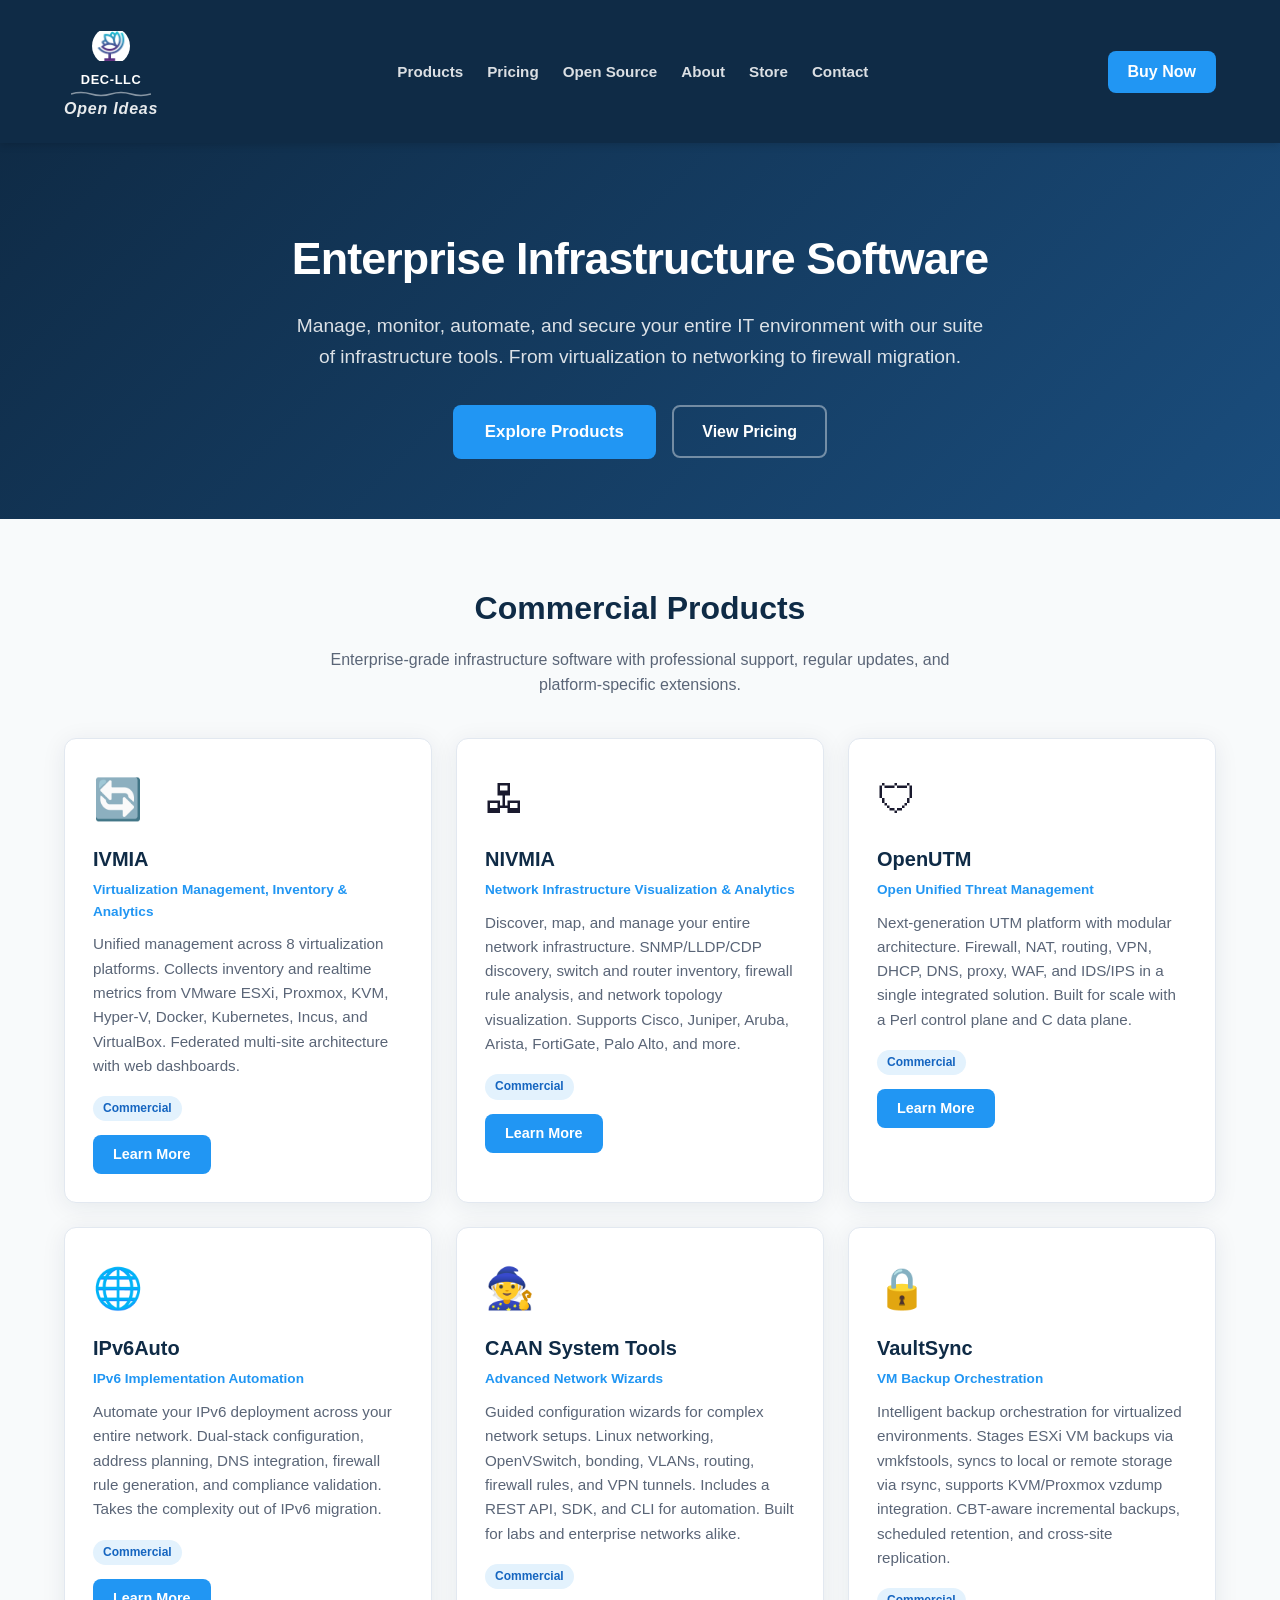
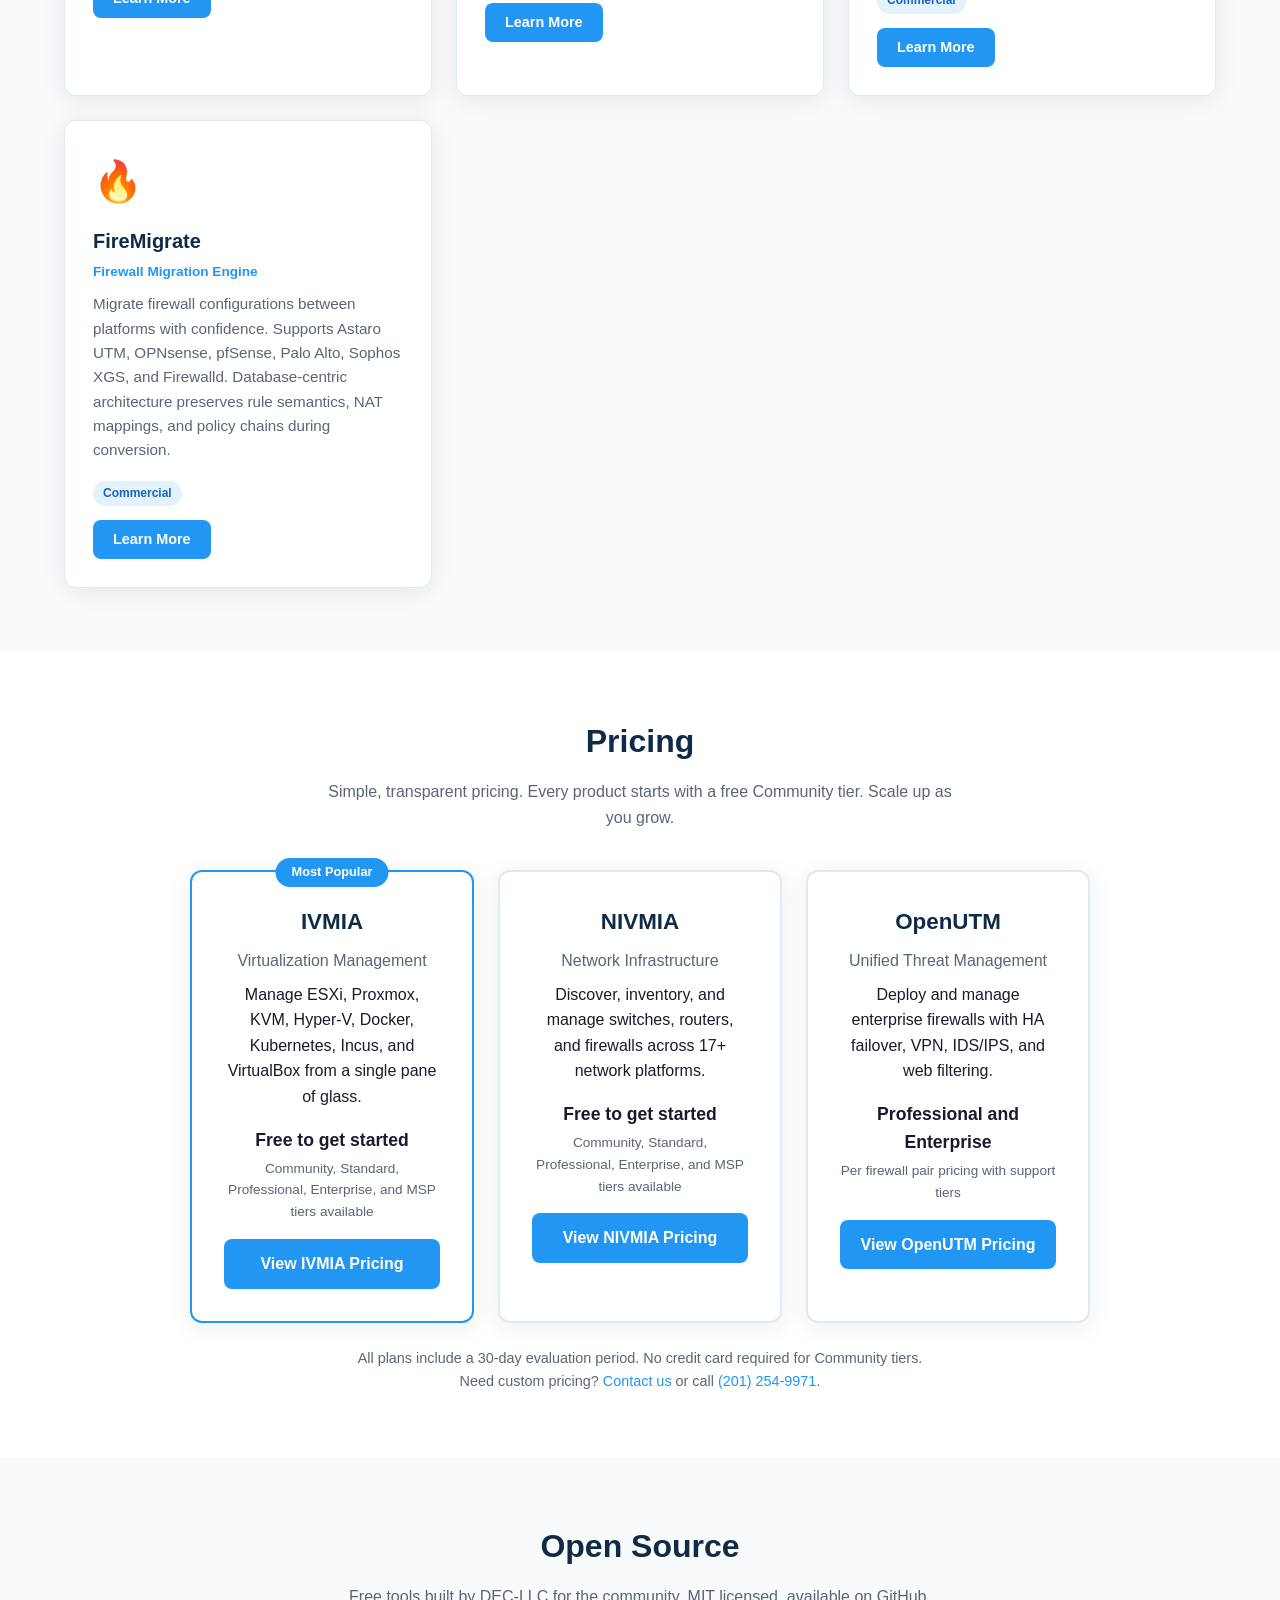
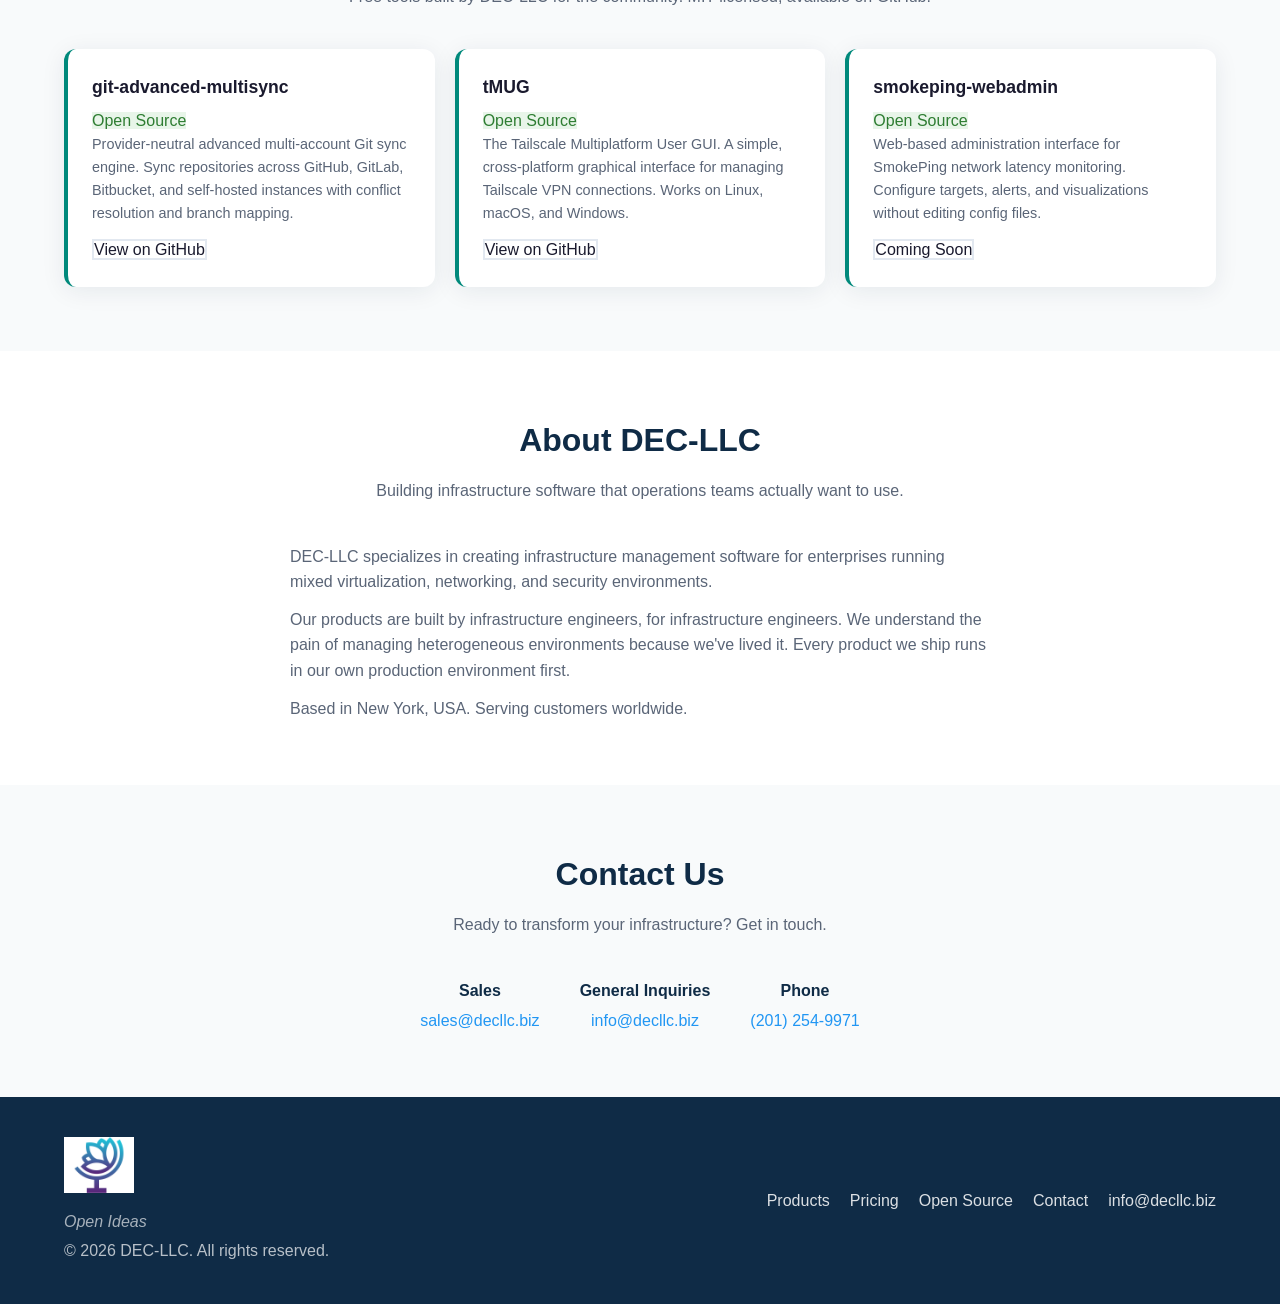
<file: index.html>
<!DOCTYPE html>
<html lang="en">
<head>
  <meta charset="UTF-8">
  <meta name="viewport" content="width=device-width, initial-scale=1.0">
  <title>DEC-LLC — Infrastructure Software Solutions</title>
  <link rel="stylesheet" href="styles.css">
</head>
<body>

<!-- Navigation -->
<nav>
  <div class="container">
    <a href="index.html" class="logo">
      <img src="assets/icon-only.jpg" alt="DEC-LLC">
      <div class="logo-text"><span class="logo-name">DEC-LLC</span><svg class="logo-squiggle" viewBox="0 0 80 6" xmlns="http://www.w3.org/2000/svg"><path d="M0 3 Q10 0, 20 3 Q30 6, 40 3 Q50 0, 60 3 Q70 6, 80 3" stroke="rgba(255,255,255,0.5)" stroke-width="1.5" fill="none"/></svg><span class="logo-slogan">Open Ideas</span></div>
      
    </a>
    <ul>
      <li><a href="#products">Products</a></li>
      <li><a href="#pricing">Pricing</a></li>
      <li><a href="#opensource">Open Source</a></li>
      <li><a href="#about">About</a></li>
      <li><a href="store.html">Store</a></li>
      <li><a href="#contact">Contact</a></li>
    </ul>
    <a href="store.html" class="nav-cta">Buy Now</a>
  </div>
</nav>

<!-- Hero -->
<section class="hero">
  <div class="container">
    <h1>Enterprise Infrastructure Software</h1>
    <p>Manage, monitor, automate, and secure your entire IT environment with our suite of infrastructure tools. From virtualization to networking to firewall migration.</p>
    <a href="#products" class="cta">Explore Products</a>
    <a href="#pricing" class="cta-secondary">View Pricing</a>
  </div>
</section>

<!-- Commercial Products -->
<section id="products">
  <div class="container">
    <h2>Commercial Products</h2>
    <p class="subtitle">Enterprise-grade infrastructure software with professional support, regular updates, and platform-specific extensions.</p>

    <div class="product-grid">

      <!-- IVMIA -->
      <div class="product-card">
        <div class="icon">&#x1F504;</div>
        <h3>IVMIA</h3>
        <div class="tagline">Virtualization Management, Inventory & Analytics</div>
        <p>Unified management across 8 virtualization platforms. Collects inventory and realtime metrics from VMware ESXi, Proxmox, KVM, Hyper-V, Docker, Kubernetes, Incus, and VirtualBox. Federated multi-site architecture with web dashboards.</p>
        <span class="badge badge-commercial">Commercial</span>
        <div style="margin-top:14px;">
          <a href="products/ivmia.html" class="btn btn-primary">Learn More</a>
        </div>
      </div>

      <!-- NIVMIA -->
      <div class="product-card">
        <div class="icon">&#x1F5A7;</div>
        <h3>NIVMIA</h3>
        <div class="tagline">Network Infrastructure Visualization & Analytics</div>
        <p>Discover, map, and manage your entire network infrastructure. SNMP/LLDP/CDP discovery, switch and router inventory, firewall rule analysis, and network topology visualization. Supports Cisco, Juniper, Aruba, Arista, FortiGate, Palo Alto, and more.</p>
        <span class="badge badge-commercial">Commercial</span>
        <div style="margin-top:14px;">
          <a href="products/nivmia.html" class="btn btn-primary">Learn More</a>
        </div>
      </div>

      <!-- OpenUTM -->
      <div class="product-card">
        <div class="icon">&#x1F6E1;</div>
        <h3>OpenUTM</h3>
        <div class="tagline">Open Unified Threat Management</div>
        <p>Next-generation UTM platform with modular architecture. Firewall, NAT, routing, VPN, DHCP, DNS, proxy, WAF, and IDS/IPS in a single integrated solution. Built for scale with a Perl control plane and C data plane.</p>
        <span class="badge badge-commercial">Commercial</span>
        <div style="margin-top:14px;">
          <a href="products/openutm.html" class="btn btn-primary">Learn More</a>
        </div>
      </div>

      <!-- IPv6Auto -->
      <div class="product-card">
        <div class="icon">&#x1F310;</div>
        <h3>IPv6Auto</h3>
        <div class="tagline">IPv6 Implementation Automation</div>
        <p>Automate your IPv6 deployment across your entire network. Dual-stack configuration, address planning, DNS integration, firewall rule generation, and compliance validation. Takes the complexity out of IPv6 migration.</p>
        <span class="badge badge-commercial">Commercial</span>
        <div style="margin-top:14px;">
          <a href="products/ipv6auto.html" class="btn btn-primary">Learn More</a>
        </div>
      </div>

      <!-- CAAN / Networking Wizard -->
      <div class="product-card">
        <div class="icon">&#x1F9D9;</div>
        <h3>CAAN System Tools</h3>
        <div class="tagline">Advanced Network Wizards</div>
        <p>Guided configuration wizards for complex network setups. Linux networking, OpenVSwitch, bonding, VLANs, routing, firewall rules, and VPN tunnels. Includes a REST API, SDK, and CLI for automation. Built for labs and enterprise networks alike.</p>
        <span class="badge badge-commercial">Commercial</span>
        <div style="margin-top:14px;">
          <a href="products/caan.html" class="btn btn-primary">Learn More</a>
        </div>
      </div>


      <!-- VaultSync -->
      <div class="product-card">
        <div class="icon">&#x1F512;</div>
        <h3>VaultSync</h3>
        <div class="tagline">VM Backup Orchestration</div>
        <p>Intelligent backup orchestration for virtualized environments. Stages ESXi VM backups via vmkfstools, syncs to local or remote storage via rsync, supports KVM/Proxmox vzdump integration. CBT-aware incremental backups, scheduled retention, and cross-site replication.</p>
        <span class="badge badge-commercial">Commercial</span>
        <div style="margin-top:14px;">
          <a href="products/vaultsync.html" class="btn btn-primary">Learn More</a>
        </div>
      </div>

      <!-- FireMigrate -->
      <div class="product-card">
        <div class="icon">&#x1F525;</div>
        <h3>FireMigrate</h3>
        <div class="tagline">Firewall Migration Engine</div>
        <p>Migrate firewall configurations between platforms with confidence. Supports Astaro UTM, OPNsense, pfSense, Palo Alto, Sophos XGS, and Firewalld. Database-centric architecture preserves rule semantics, NAT mappings, and policy chains during conversion.</p>
        <span class="badge badge-commercial">Commercial</span>
        <div style="margin-top:14px;">
          <a href="products/firemigrate.html" class="btn btn-primary">Learn More</a>
        </div>
      </div>

    </div>
  </div>
</section>

<!-- Pricing -->
<section id="pricing" style="background:#fff;">
  <div class="container">
    <h2>Pricing</h2>
    <p class="subtitle">Simple, transparent pricing. Every product starts with a free Community tier. Scale up as you grow.</p>

    <div class="pricing-grid" style="max-width:900px;margin:0 auto;">

      <div class="pricing-card featured">
        <h3>IVMIA</h3>
        <p style="color:var(--text-muted);margin-bottom:8px;">Virtualization Management</p>
        <p style="margin-bottom:16px;">Manage ESXi, Proxmox, KVM, Hyper-V, Docker, Kubernetes, Incus, and VirtualBox from a single pane of glass.</p>
        <p style="font-size:1.1rem;font-weight:700;margin-bottom:4px;">Free to get started</p>
        <p style="color:var(--text-muted);font-size:0.85rem;margin-bottom:16px;">Community, Standard, Professional, Enterprise, and MSP tiers available</p>
        <a href="products/ivmia-pricing.html" class="btn-full btn-primary" style="display:block;text-align:center;text-decoration:none;">View IVMIA Pricing</a>
      </div>

      <div class="pricing-card">
        <h3>NIVMIA</h3>
        <p style="color:var(--text-muted);margin-bottom:8px;">Network Infrastructure</p>
        <p style="margin-bottom:16px;">Discover, inventory, and manage switches, routers, and firewalls across 17+ network platforms.</p>
        <p style="font-size:1.1rem;font-weight:700;margin-bottom:4px;">Free to get started</p>
        <p style="color:var(--text-muted);font-size:0.85rem;margin-bottom:16px;">Community, Standard, Professional, Enterprise, and MSP tiers available</p>
        <a href="products/nivmia-pricing.html" class="btn-full btn-primary" style="display:block;text-align:center;text-decoration:none;">View NIVMIA Pricing</a>
      </div>

      <div class="pricing-card">
        <h3>OpenUTM</h3>
        <p style="color:var(--text-muted);margin-bottom:8px;">Unified Threat Management</p>
        <p style="margin-bottom:16px;">Deploy and manage enterprise firewalls with HA failover, VPN, IDS/IPS, and web filtering.</p>
        <p style="font-size:1.1rem;font-weight:700;margin-bottom:4px;">Professional and Enterprise</p>
        <p style="color:var(--text-muted);font-size:0.85rem;margin-bottom:16px;">Per firewall pair pricing with support tiers</p>
        <a href="products/openutm-pricing.html" class="btn-full btn-primary" style="display:block;text-align:center;text-decoration:none;">View OpenUTM Pricing</a>
      </div>

    </div>

    <p style="text-align:center;margin-top:24px;color:var(--text-muted);font-size:0.9rem;">
      All plans include a 30-day evaluation period. No credit card required for Community tiers.<br>
      Need custom pricing? <a href="mailto:sales@decllc.biz">Contact us</a> or call <a href="tel:+12012549971">(201) 254-9971</a>.
    </p>
  </div>
</section>

<!-- Open Source -->
<section id="opensource">
  <div class="container">
    <h2>Open Source</h2>
    <p class="subtitle">Free tools built by DEC-LLC for the community. MIT licensed, available on GitHub.</p>

    <div class="oss-grid">

      <div class="oss-card">
        <h3>git-advanced-multisync</h3>
        <span class="badge badge-opensource">Open Source</span>
        <p>Provider-neutral advanced multi-account Git sync engine. Sync repositories across GitHub, GitLab, Bitbucket, and self-hosted instances with conflict resolution and branch mapping.</p>
        <a href="https://github.com/mvdiwan/git-advanced-multisync" class="btn btn-outline">View on GitHub</a>
      </div>

      <div class="oss-card">
        <h3>tMUG</h3>
        <span class="badge badge-opensource">Open Source</span>
        <p>The Tailscale Multiplatform User GUI. A simple, cross-platform graphical interface for managing Tailscale VPN connections. Works on Linux, macOS, and Windows.</p>
        <a href="https://github.com/mvdiwan/tailscale-Multi-platfrom-User-GUI" class="btn btn-outline">View on GitHub</a>
      </div>

      <div class="oss-card">
        <h3>smokeping-webadmin</h3>
        <span class="badge badge-opensource">Open Source</span>
        <p>Web-based administration interface for SmokePing network latency monitoring. Configure targets, alerts, and visualizations without editing config files.</p>
        <a href="#" class="btn btn-outline">Coming Soon</a>
      </div>

    </div>
  </div>
</section>

<!-- About -->
<section id="about" style="background:#fff;">
  <div class="container">
    <h2>About DEC-LLC</h2>
    <p class="subtitle">Building infrastructure software that operations teams actually want to use.</p>
    <div style="max-width:700px;margin:0 auto;color:var(--text-muted);">
      <p>DEC-LLC specializes in creating infrastructure management software for enterprises running mixed virtualization, networking, and security environments.</p>
      <p style="margin-top:12px;">Our products are built by infrastructure engineers, for infrastructure engineers. We understand the pain of managing heterogeneous environments because we've lived it. Every product we ship runs in our own production environment first.</p>
      <p style="margin-top:12px;">Based in New York, USA. Serving customers worldwide.</p>
    </div>
  </div>
</section>

<!-- Contact -->
<section id="contact">
  <div class="container">
    <h2>Contact Us</h2>
    <p class="subtitle">Ready to transform your infrastructure? Get in touch.</p>
    <div class="contact-info">
      <div class="contact-item">
        <h4>Sales</h4>
        <a href="mailto:sales@decllc.biz">sales@decllc.biz</a>
      </div>
      <div class="contact-item">
        <h4>General Inquiries</h4>
        <a href="mailto:info@decllc.biz">info@decllc.biz</a>
      </div>
      <div class="contact-item">
        <h4>Phone</h4>
        <a href="tel:+12012549971">(201) 254-9971</a>
      </div>
    </div>
  </div>
</section>

<!-- Footer -->
<footer>
  <div class="container">
    <div>
      <img src="assets/icon-only.jpg" alt="DEC-LLC" style="height:56px;margin-bottom:8px;">
      <p style="font-style:italic;opacity:0.9;margin-bottom:4px;">Open Ideas</p>
      <p>&copy; 2026 DEC-LLC. All rights reserved.</p>
    </div>
    <div class="footer-links">
      <a href="#products">Products</a>
      <a href="#pricing">Pricing</a>
      <a href="#opensource">Open Source</a>
      <a href="#contact">Contact</a>
      <a href="mailto:info@decllc.biz">info@decllc.biz</a>
    </div>
  </div>
</footer>

<!-- Stripe Checkout (sandbox) -->
<script>
function checkout(plan) {
  // Stripe Checkout integration
  // Replace with your Stripe publishable key when ready
  alert('Stripe checkout coming soon! Plan: ' + plan + '\n\nContact sales@decllc.biz for early access.');
}
</script>

</body>
</html>
</file>
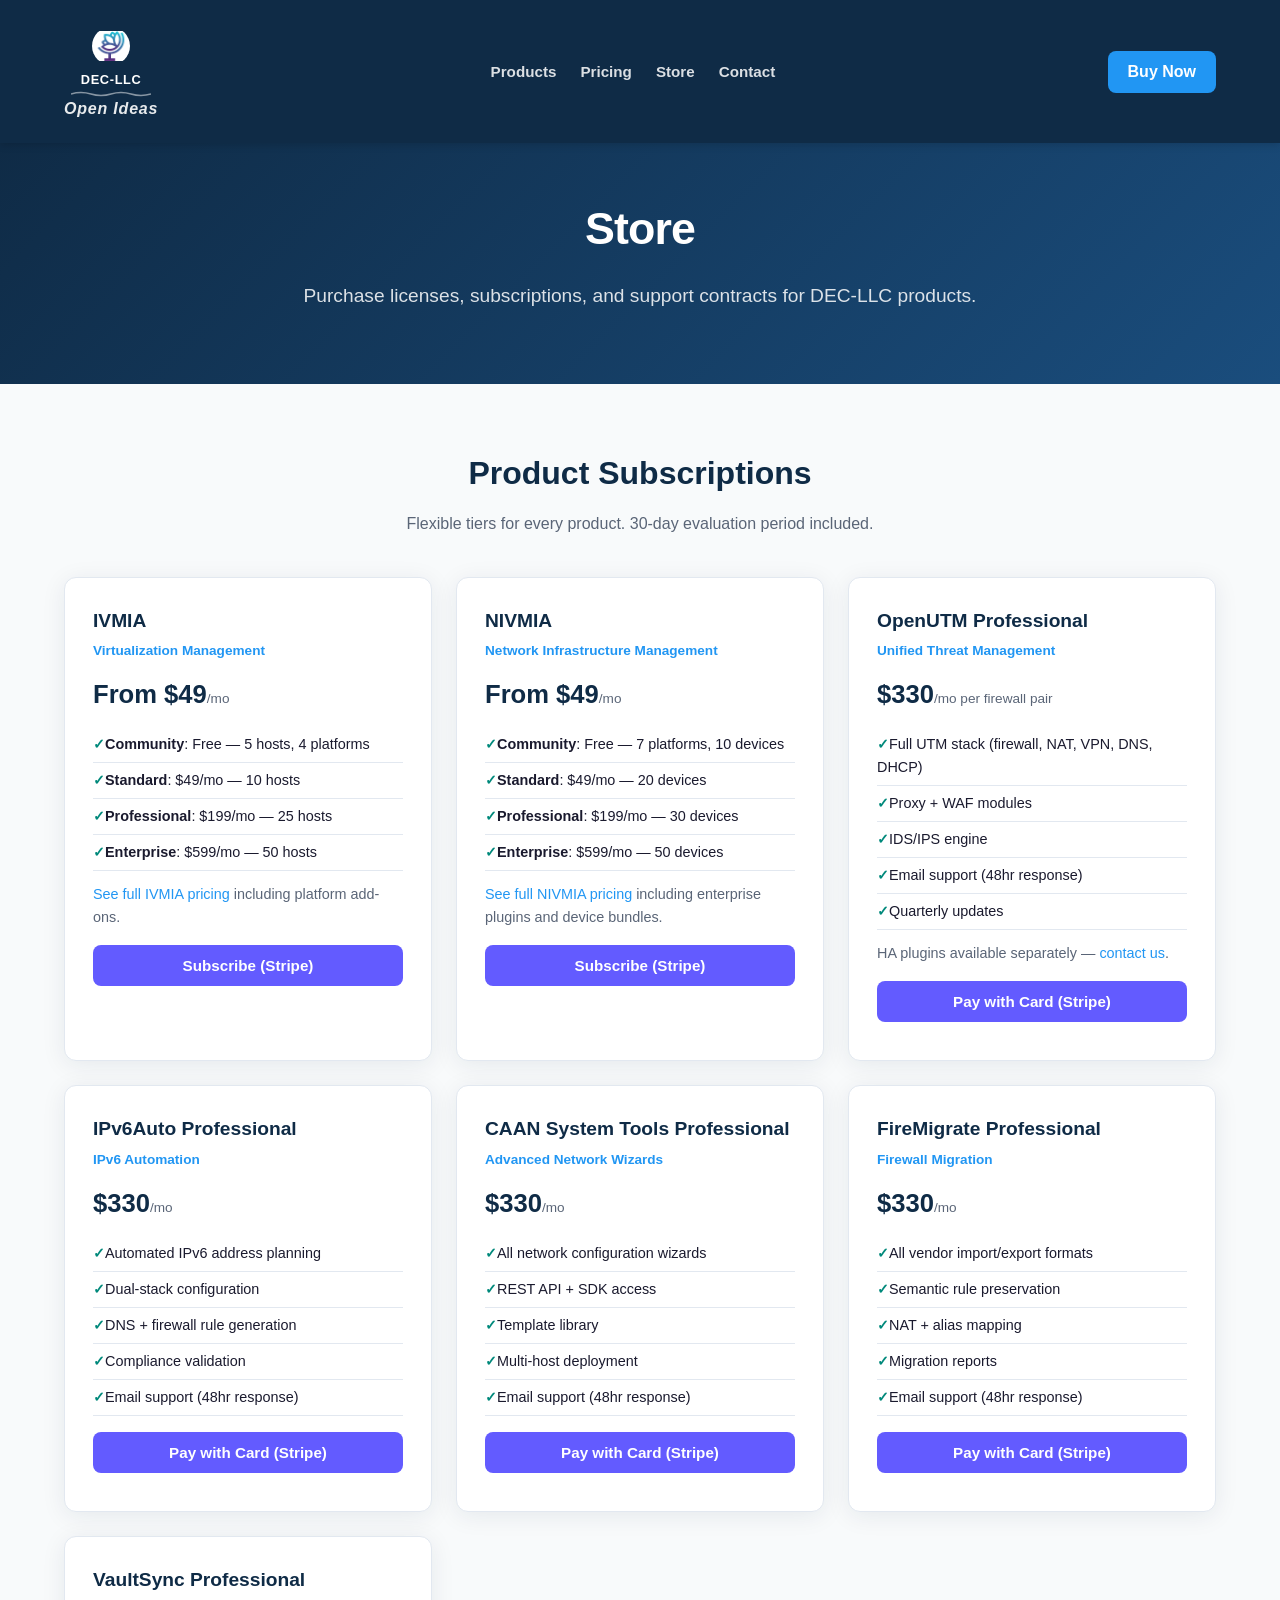
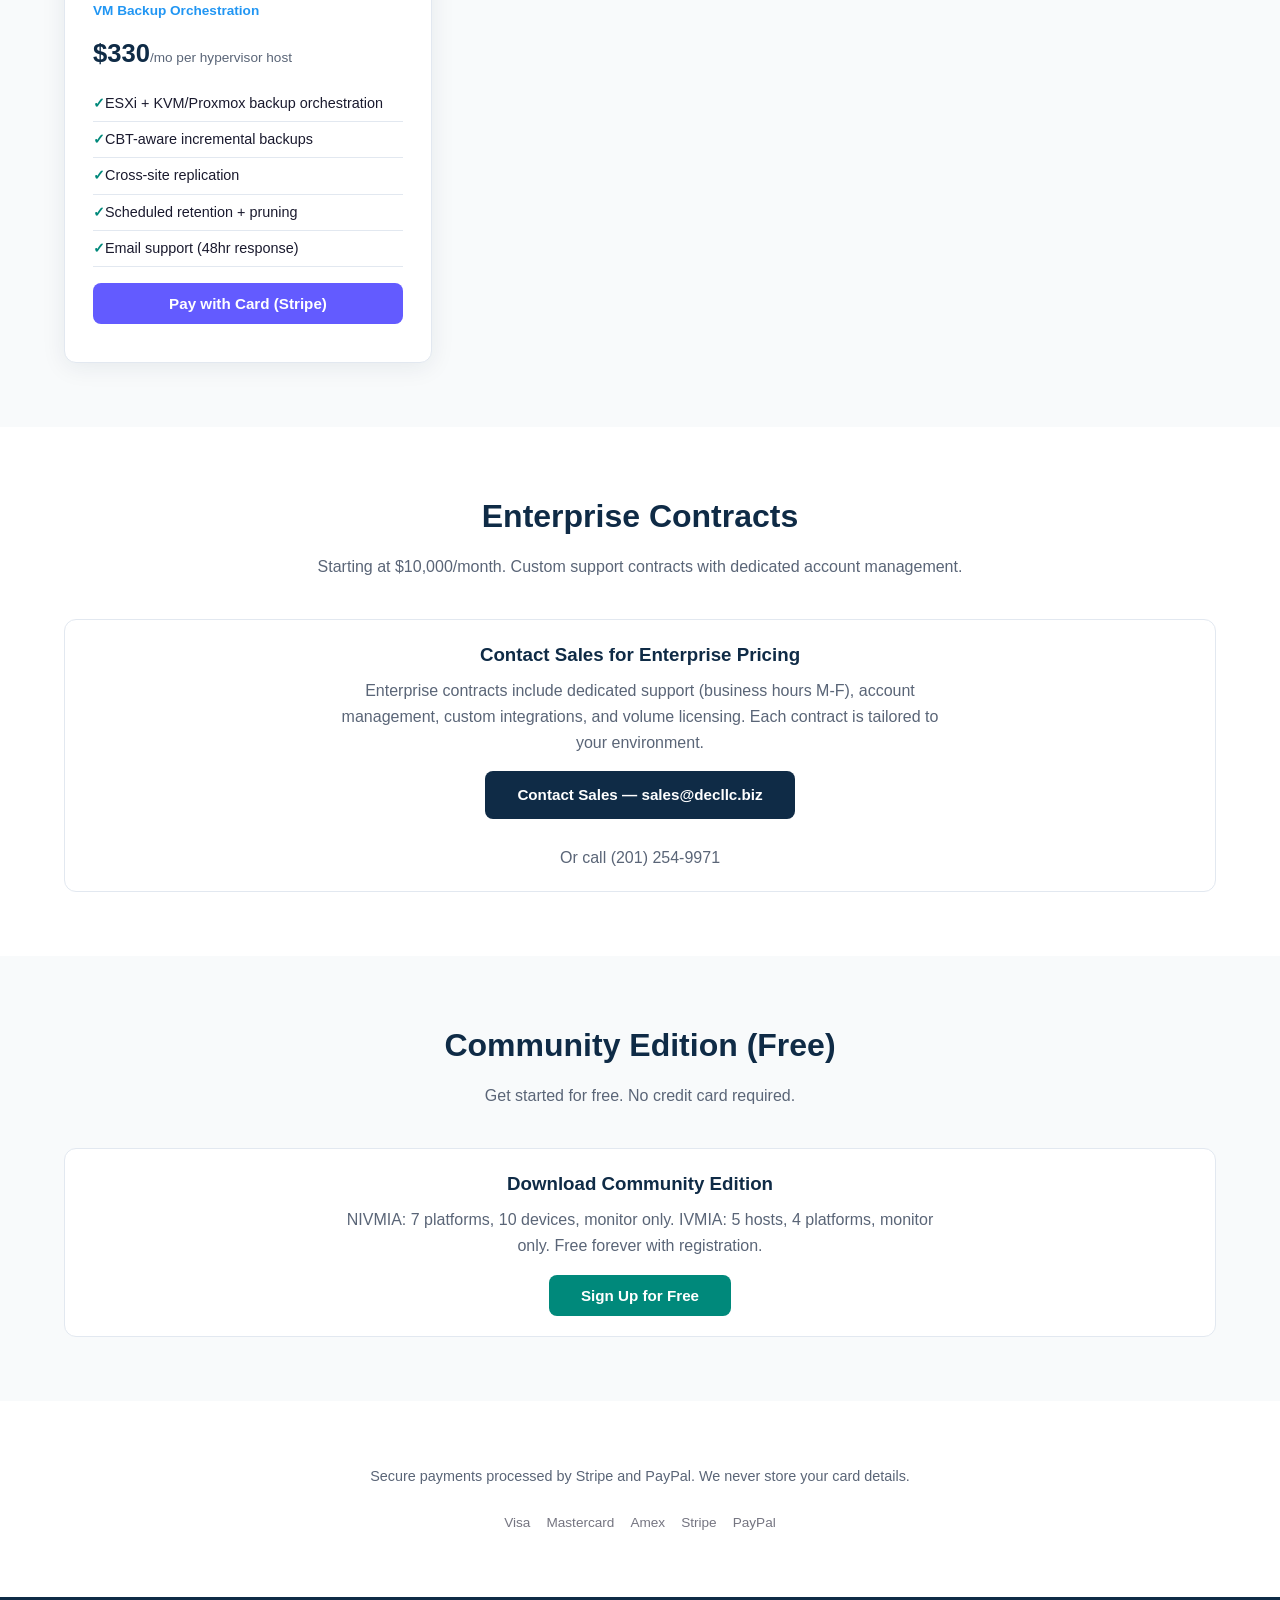
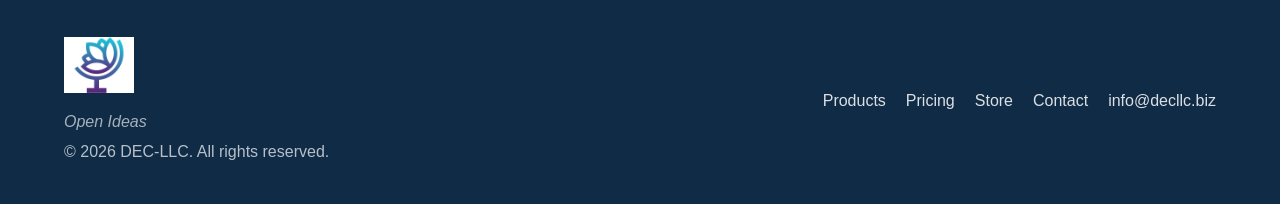
<file: store.html>
<!DOCTYPE html>
<html lang="en">
<head>
  <meta charset="UTF-8">
  <meta name="viewport" content="width=device-width, initial-scale=1.0">
  <title>Store — DEC-LLC Infrastructure Software</title>
  <link rel="stylesheet" href="styles.css">
  <style>
    .store-grid { display: grid; grid-template-columns: repeat(auto-fill, minmax(340px, 1fr)); gap: 24px; }
    .store-card { background: var(--card); border-radius: var(--radius); padding: 28px; box-shadow: var(--shadow); border: 1px solid var(--border); }
    .store-card h3 { font-size: 1.2rem; font-weight: 800; color: var(--primary); margin-bottom: 4px; }
    .store-card .tier { font-size: 0.85rem; color: var(--accent); font-weight: 600; margin-bottom: 8px; }
    .store-card .price-line { font-size: 1.6rem; font-weight: 900; color: var(--primary); margin: 12px 0; }
    .store-card .price-line span { font-size: 0.85rem; font-weight: 400; color: var(--text-muted); }
    .store-card .details { color: var(--text-muted); font-size: 0.9rem; margin-bottom: 16px; }
    .store-card ul { list-style: none; margin: 12px 0; }
    .store-card ul li { padding: 6px 0; font-size: 0.9rem; border-bottom: 1px solid var(--border); }
    .store-card ul li::before { content: '\2713 '; color: var(--teal); font-weight: 700; }
    .payment-buttons { display: flex; flex-direction: column; gap: 10px; margin-top: 16px; }
    .pay-btn { display: block; width: 100%; padding: 12px; border-radius: 8px; font-weight: 700; font-size: 0.95rem; text-align: center; border: none; cursor: pointer; }
    .pay-stripe { background: #635bff; color: #fff; }
    .pay-stripe:hover { background: #4b44c9; }
    .pay-paypal { background: #ffc439; color: #111; }
    .pay-paypal:hover { background: #f0b420; }
    .pay-contact { background: var(--primary); color: #fff; }
    .pay-contact:hover { background: var(--primary-light); }
    .store-note { text-align: center; margin-top: 32px; padding: 20px; background: #fff; border-radius: var(--radius); border: 1px solid var(--border); }
    .store-note h3 { color: var(--primary); margin-bottom: 8px; }
    .payment-logos { display: flex; gap: 16px; justify-content: center; align-items: center; margin-top: 24px; opacity: 0.6; font-size: 0.85rem; }
  </style>
</head>
<body>

<nav>
  <div class="container">
    <a href="index.html" class="logo">
      <img src="assets/icon-only.jpg" alt="DEC-LLC">
      <div class="logo-text"><span class="logo-name">DEC-LLC</span><svg class="logo-squiggle" viewBox="0 0 80 6" xmlns="http://www.w3.org/2000/svg"><path d="M0 3 Q10 0, 20 3 Q30 6, 40 3 Q50 0, 60 3 Q70 6, 80 3" stroke="rgba(255,255,255,0.5)" stroke-width="1.5" fill="none"/></svg><span class="logo-slogan">Open Ideas</span></div>
    </a>
    <ul>
      <li><a href="index.html#products">Products</a></li>
      <li><a href="index.html#pricing">Pricing</a></li>
      <li><a href="store.html">Store</a></li>
      <li><a href="index.html#contact">Contact</a></li>
    </ul>
    <a href="store.html" class="nav-cta">Buy Now</a>
  </div>
</nav>

<section class="hero" style="padding:50px 0 40px;">
  <div class="container">
    <h1>Store</h1>
    <p>Purchase licenses, subscriptions, and support contracts for DEC-LLC products.</p>
  </div>
</section>

<!-- Professional Tier Products -->
<section>
  <div class="container">
    <h2>Product Subscriptions</h2>
    <p class="subtitle">Flexible tiers for every product. 30-day evaluation period included.</p>

    <div class="store-grid">

      <!-- IVMIA -->
      <div class="store-card">
        <h3>IVMIA</h3>
        <div class="tier">Virtualization Management</div>
        <div class="price-line">From $49<span>/mo</span></div>
        <ul>
          <li><strong>Community</strong>: Free — 5 hosts, 4 platforms</li>
          <li><strong>Standard</strong>: $49/mo — 10 hosts</li>
          <li><strong>Professional</strong>: $199/mo — 25 hosts</li>
          <li><strong>Enterprise</strong>: $599/mo — 50 hosts</li>
        </ul>
        <p class="details"><a href="products/ivmia-pricing.html">See full IVMIA pricing</a> including platform add-ons.</p>
        <div class="payment-buttons">
          <button class="pay-btn pay-stripe" onclick="stripeCheckout('ivmia-professional')">Subscribe (Stripe)</button>
          <div id="paypal-ivmia-pro"></div>
        </div>
      </div>

      <!-- NIVMIA -->
      <div class="store-card">
        <h3>NIVMIA</h3>
        <div class="tier">Network Infrastructure Management</div>
        <div class="price-line">From $49<span>/mo</span></div>
        <ul>
          <li><strong>Community</strong>: Free — 7 platforms, 10 devices</li>
          <li><strong>Standard</strong>: $49/mo — 20 devices</li>
          <li><strong>Professional</strong>: $199/mo — 30 devices</li>
          <li><strong>Enterprise</strong>: $599/mo — 50 devices</li>
        </ul>
        <p class="details"><a href="products/nivmia-pricing.html">See full NIVMIA pricing</a> including enterprise plugins and device bundles.</p>
        <div class="payment-buttons">
          <button class="pay-btn pay-stripe" onclick="stripeCheckout('nivmia-professional')">Subscribe (Stripe)</button>
          <div id="paypal-nivmia-pro"></div>
        </div>
      </div>

      <!-- OpenUTM Professional -->
      <div class="store-card">
        <h3>OpenUTM Professional</h3>
        <div class="tier">Unified Threat Management</div>
        <div class="price-line">$330<span>/mo per firewall pair</span></div>
        <ul>
          <li>Full UTM stack (firewall, NAT, VPN, DNS, DHCP)</li>
          <li>Proxy + WAF modules</li>
          <li>IDS/IPS engine</li>
          <li>Email support (48hr response)</li>
          <li>Quarterly updates</li>
        </ul>
        <p class="details">HA plugins available separately — <a href="mailto:sales@decllc.biz">contact us</a>.</p>
        <div class="payment-buttons">
          <button class="pay-btn pay-stripe" onclick="stripeCheckout('openutm-professional')">Pay with Card (Stripe)</button>
          <div id="paypal-openutm-pro"></div>
        </div>
      </div>

      <!-- IPv6Auto Professional -->
      <div class="store-card">
        <h3>IPv6Auto Professional</h3>
        <div class="tier">IPv6 Automation</div>
        <div class="price-line">$330<span>/mo</span></div>
        <ul>
          <li>Automated IPv6 address planning</li>
          <li>Dual-stack configuration</li>
          <li>DNS + firewall rule generation</li>
          <li>Compliance validation</li>
          <li>Email support (48hr response)</li>
        </ul>
        <div class="payment-buttons">
          <button class="pay-btn pay-stripe" onclick="stripeCheckout('ipv6auto-professional')">Pay with Card (Stripe)</button>
          <div id="paypal-ipv6auto-pro"></div>
        </div>
      </div>

      <!-- CAAN Professional -->
      <div class="store-card">
        <h3>CAAN System Tools Professional</h3>
        <div class="tier">Advanced Network Wizards</div>
        <div class="price-line">$330<span>/mo</span></div>
        <ul>
          <li>All network configuration wizards</li>
          <li>REST API + SDK access</li>
          <li>Template library</li>
          <li>Multi-host deployment</li>
          <li>Email support (48hr response)</li>
        </ul>
        <div class="payment-buttons">
          <button class="pay-btn pay-stripe" onclick="stripeCheckout('caan-professional')">Pay with Card (Stripe)</button>
          <div id="paypal-caan-pro"></div>
        </div>
      </div>

      <!-- FireMigrate Professional -->
      <div class="store-card">
        <h3>FireMigrate Professional</h3>
        <div class="tier">Firewall Migration</div>
        <div class="price-line">$330<span>/mo</span></div>
        <ul>
          <li>All vendor import/export formats</li>
          <li>Semantic rule preservation</li>
          <li>NAT + alias mapping</li>
          <li>Migration reports</li>
          <li>Email support (48hr response)</li>
        </ul>
        <div class="payment-buttons">
          <button class="pay-btn pay-stripe" onclick="stripeCheckout('firemigrate-professional')">Pay with Card (Stripe)</button>
          <div id="paypal-firemigrate-pro"></div>
        </div>
      </div>


      <!-- VaultSync Professional -->
      <div class="store-card">
        <h3>VaultSync Professional</h3>
        <div class="tier">VM Backup Orchestration</div>
        <div class="price-line">$330<span>/mo per hypervisor host</span></div>
        <ul>
          <li>ESXi + KVM/Proxmox backup orchestration</li>
          <li>CBT-aware incremental backups</li>
          <li>Cross-site replication</li>
          <li>Scheduled retention + pruning</li>
          <li>Email support (48hr response)</li>
        </ul>
        <div class="payment-buttons">
          <button class="pay-btn pay-stripe" onclick="stripeCheckout('vaultsync-professional')">Pay with Card (Stripe)</button>
          <div id="paypal-vaultsync-pro"></div>
        </div>
      </div>

    </div>
  </div>
</section>

<!-- Enterprise -->
<section style="background:#fff;">
  <div class="container">
    <h2>Enterprise Contracts</h2>
    <p class="subtitle">Starting at $10,000/month. Custom support contracts with dedicated account management.</p>

    <div class="store-note">
      <h3>Contact Sales for Enterprise Pricing</h3>
      <p style="color:var(--text-muted);max-width:600px;margin:8px auto 16px;">Enterprise contracts include dedicated support (business hours M-F), account management, custom integrations, and volume licensing. Each contract is tailored to your environment.</p>
      <a href="mailto:sales@decllc.biz?subject=Enterprise%20Contract%20Inquiry" class="pay-btn pay-contact" style="display:inline-block;width:auto;padding:12px 32px;">Contact Sales — sales@decllc.biz</a>
      <br><br>
      <a href="tel:+12012549971" style="color:var(--text-muted);">Or call (201) 254-9971</a>
    </div>
  </div>
</section>

<!-- Community (Free) -->
<section>
  <div class="container">
    <h2>Community Edition (Free)</h2>
    <p class="subtitle">Get started for free. No credit card required.</p>

    <div class="store-note">
      <h3>Download Community Edition</h3>
      <p style="color:var(--text-muted);max-width:600px;margin:8px auto 16px;">NIVMIA: 7 platforms, 10 devices, monitor only. IVMIA: 5 hosts, 4 platforms, monitor only. Free forever with registration.</p>
      <button class="pay-btn pay-stripe" style="display:inline-block;width:auto;padding:12px 32px;background:var(--teal);" onclick="showSignup('community')">Sign Up for Free</button>
    </div>
  </div>
</section>

<!-- Payment Security -->
<section style="background:#fff;">
  <div class="container" style="text-align:center;">
    <p style="color:var(--text-muted);font-size:0.9rem;">Secure payments processed by Stripe and PayPal. We never store your card details.</p>
    <div class="payment-logos">
      <span>Visa</span>
      <span>Mastercard</span>
      <span>Amex</span>
      <span>Stripe</span>
      <span>PayPal</span>
    </div>
  </div>
</section>

<footer>
  <div class="container">
    <div>
      <img src="assets/icon-only.jpg" alt="DEC-LLC" style="height:56px;margin-bottom:8px;">
      <p style="font-style:italic;opacity:0.9;margin-bottom:4px;">Open Ideas</p>
      <p>&copy; 2026 DEC-LLC. All rights reserved.</p>
    </div>
    <div class="footer-links">
      <a href="index.html#products">Products</a>
      <a href="index.html#pricing">Pricing</a>
      <a href="store.html">Store</a>
      <a href="index.html#contact">Contact</a>
      <a href="mailto:info@decllc.biz">info@decllc.biz</a>
    </div>
  </div>
</footer>

<!-- Stripe Checkout -->
<script src="https://js.stripe.com/v3/"></script>
<script>
// ============================================================
// STRIPE INTEGRATION
// ============================================================
// Replace with your Stripe publishable key from:
// https://dashboard.stripe.com/test/apikeys (test mode)
// https://dashboard.stripe.com/apikeys (live mode)
var STRIPE_PK = 'pk_test_REPLACE_WITH_YOUR_STRIPE_PUBLISHABLE_KEY';

// Price IDs from Stripe Dashboard > Products
// Create products in Stripe Dashboard, then paste price IDs here
var STRIPE_PRICES = {
  'ivmia-professional':      'price_REPLACE_IVMIA_PRO',
  'nivmia-professional':     'price_REPLACE_NIVMIA_PRO',
  'openutm-professional':    'price_REPLACE_OPENUTM_PRO',
  'ipv6auto-professional':   'price_REPLACE_IPV6AUTO_PRO',
  'caan-professional':       'price_REPLACE_CAAN_PRO',
  'firemigrate-professional': 'price_REPLACE_FIREMIGRATE_PRO',
  'vaultsync-professional':  'price_REPLACE_VAULTSYNC_PRO',
};

function stripeCheckout(productId) {
  // Payments not yet active — collect signup instead
  showSignup(productId);
  return;
  // --- Payment integration below activates when Stripe keys are set ---
  var priceId = STRIPE_PRICES[productId];
  if (!priceId || priceId.startsWith('price_REPLACE')) {
    showSignup(productId);
    return;
  }

  var stripe = Stripe(STRIPE_PK);
  stripe.redirectToCheckout({
    lineItems: [{ price: priceId, quantity: 1 }],
    mode: 'subscription',
    successUrl: window.location.origin + '/store.html?payment=success',
    cancelUrl: window.location.origin + '/store.html?payment=cancelled',
  }).then(function(result) {
    if (result.error) {
      alert('Payment error: ' + result.error.message);
    }
  });
}

// Show success/cancel message if redirected back from Stripe
(function() {
  var params = new URLSearchParams(window.location.search);
  if (params.get('payment') === 'success') {
    var banner = document.createElement('div');
    banner.style.cssText = 'background:#00897b;color:#fff;padding:16px;text-align:center;font-weight:700;font-size:1.1rem;';
    banner.textContent = 'Payment successful! Check your email for license details.';
    document.body.insertBefore(banner, document.body.firstChild);
  }
  if (params.get('payment') === 'cancelled') {
    var banner = document.createElement('div');
    banner.style.cssText = 'background:#ff6f00;color:#fff;padding:16px;text-align:center;font-weight:700;';
    banner.textContent = 'Payment was cancelled. No charges were made.';
    document.body.insertBefore(banner, document.body.firstChild);
  }
})();
</script>

<!-- PayPal Buttons -->
<script src="https://www.paypal.com/sdk/js?client-id=REPLACE_WITH_YOUR_PAYPAL_CLIENT_ID&vault=true&intent=subscription" data-sdk-integration-source="button-factory"></script>
<script>
// ============================================================
// PAYPAL INTEGRATION
// ============================================================
// Replace PAYPAL_PLAN_IDS with plan IDs from PayPal Dashboard:
// https://www.paypal.com/billing/plans
var PAYPAL_PLANS = {
  'ivmia-pro':      'P-REPLACE_IVMIA',
  'nivmia-pro':     'P-REPLACE_NIVMIA',
  'openutm-pro':    'P-REPLACE_OPENUTM',
  'ipv6auto-pro':   'P-REPLACE_IPV6AUTO',
  'caan-pro':       'P-REPLACE_CAAN',
  'firemigrate-pro': 'P-REPLACE_FIREMIGRATE',
};

function renderPayPalButton(containerId, planKey) {
  var planId = PAYPAL_PLANS[planKey];
  if (!planId || planId.startsWith('P-REPLACE') || typeof paypal === 'undefined') return;

  paypal.Buttons({
    style: { shape: 'rect', color: 'gold', layout: 'horizontal', label: 'subscribe', tagline: false },
    createSubscription: function(data, actions) {
      return actions.subscription.create({ plan_id: planId });
    },
    onApprove: function(data, actions) {
      alert('Subscription active! ID: ' + data.subscriptionID + '\nCheck your email for details.');
    },
    onError: function(err) {
      console.error('PayPal error:', err);
    }
  }).render('#' + containerId);
}

// Render PayPal buttons for each product
document.addEventListener('DOMContentLoaded', function() {
  renderPayPalButton('paypal-ivmia-pro', 'ivmia-pro');
  renderPayPalButton('paypal-nivmia-pro', 'nivmia-pro');
  renderPayPalButton('paypal-openutm-pro', 'openutm-pro');
  renderPayPalButton('paypal-ipv6auto-pro', 'ipv6auto-pro');
  renderPayPalButton('paypal-caan-pro', 'caan-pro');
  renderPayPalButton('paypal-firemigrate-pro', 'firemigrate-pro');
});
</script>


<!-- Signup Modal -->
<div id="signup-modal" style="display:none;position:fixed;top:0;left:0;right:0;bottom:0;background:rgba(0,0,0,0.6);z-index:200;justify-content:center;align-items:center;">
  <div style="background:#fff;border-radius:16px;padding:40px;max-width:440px;width:90%;position:relative;">
    <button onclick="closeSignup()" style="position:absolute;top:12px;right:16px;background:none;border:none;font-size:1.5rem;cursor:pointer;color:#999;">&times;</button>
    <h2 style="color:var(--primary);margin-bottom:8px;">Get Started</h2>
    <p id="signup-product" style="color:var(--text-muted);margin-bottom:20px;"></p>
    <form onsubmit="submitSignup(event)">
      <div style="margin-bottom:12px;">
        <label style="display:block;font-weight:600;font-size:0.9rem;margin-bottom:4px;">Full Name</label>
        <input type="text" id="signup-name" required style="width:100%;padding:10px;border-radius:8px;border:1px solid #ddd;font-size:1rem;">
      </div>
      <div style="margin-bottom:12px;">
        <label style="display:block;font-weight:600;font-size:0.9rem;margin-bottom:4px;">Company</label>
        <input type="text" id="signup-company" style="width:100%;padding:10px;border-radius:8px;border:1px solid #ddd;font-size:1rem;">
      </div>
      <div style="margin-bottom:12px;">
        <label style="display:block;font-weight:600;font-size:0.9rem;margin-bottom:4px;">Email</label>
        <input type="email" id="signup-email" required style="width:100%;padding:10px;border-radius:8px;border:1px solid #ddd;font-size:1rem;">
      </div>
      <div style="margin-bottom:16px;">
        <label style="display:block;font-weight:600;font-size:0.9rem;margin-bottom:4px;">Phone (optional)</label>
        <input type="tel" id="signup-phone" style="width:100%;padding:10px;border-radius:8px;border:1px solid #ddd;font-size:1rem;">
      </div>
      <button type="submit" class="pay-btn pay-stripe" style="width:100%;">Register &amp; Continue</button>
    </form>
    <p style="font-size:0.8rem;color:#999;margin-top:12px;text-align:center;">We'll send your license key and download instructions to your email.</p>
  </div>
</div>

<script>
var currentProduct = '';
function showSignup(productId) {
  currentProduct = productId;
  var names = {
    'ivmia-professional': 'IVMIA — from $49/mo',
    'nivmia-professional': 'NIVMIA — from $49/mo',
    'openutm-professional': 'OpenUTM Professional — $330/mo per firewall pair',
    'ipv6auto-professional': 'IPv6Auto Professional — $330/mo',
    'caan-professional': 'CAAN System Tools Professional — $330/mo',
    'firemigrate-professional': 'FireMigrate Professional — $330/mo',
    'vaultsync-professional': 'VaultSync Professional — $330/mo per hypervisor host',
    'community': 'Community Edition — Free',
  };
  document.getElementById('signup-product').textContent = names[productId] || productId;
  document.getElementById('signup-modal').style.display = 'flex';
}
function closeSignup() {
  document.getElementById('signup-modal').style.display = 'none';
}
function submitSignup(e) {
  e.preventDefault();
  var data = {
    product: currentProduct,
    name: document.getElementById('signup-name').value,
    company: document.getElementById('signup-company').value,
    email: document.getElementById('signup-email').value,
    phone: document.getElementById('signup-phone').value,
  };
  // For now, send via mailto — later this hits an API
  var subject = 'Product Registration: ' + currentProduct;
  var body = 'Name: ' + data.name + '\nCompany: ' + data.company + '\nEmail: ' + data.email + '\nPhone: ' + data.phone + '\nProduct: ' + currentProduct;
  window.location.href = 'mailto:sales@decllc.biz?subject=' + encodeURIComponent(subject) + '&body=' + encodeURIComponent(body);
  closeSignup();
  alert('Thank you for registering! We will send your license key and download instructions to ' + data.email + ' shortly.');
}
</script>

</body>
</html>
</file>
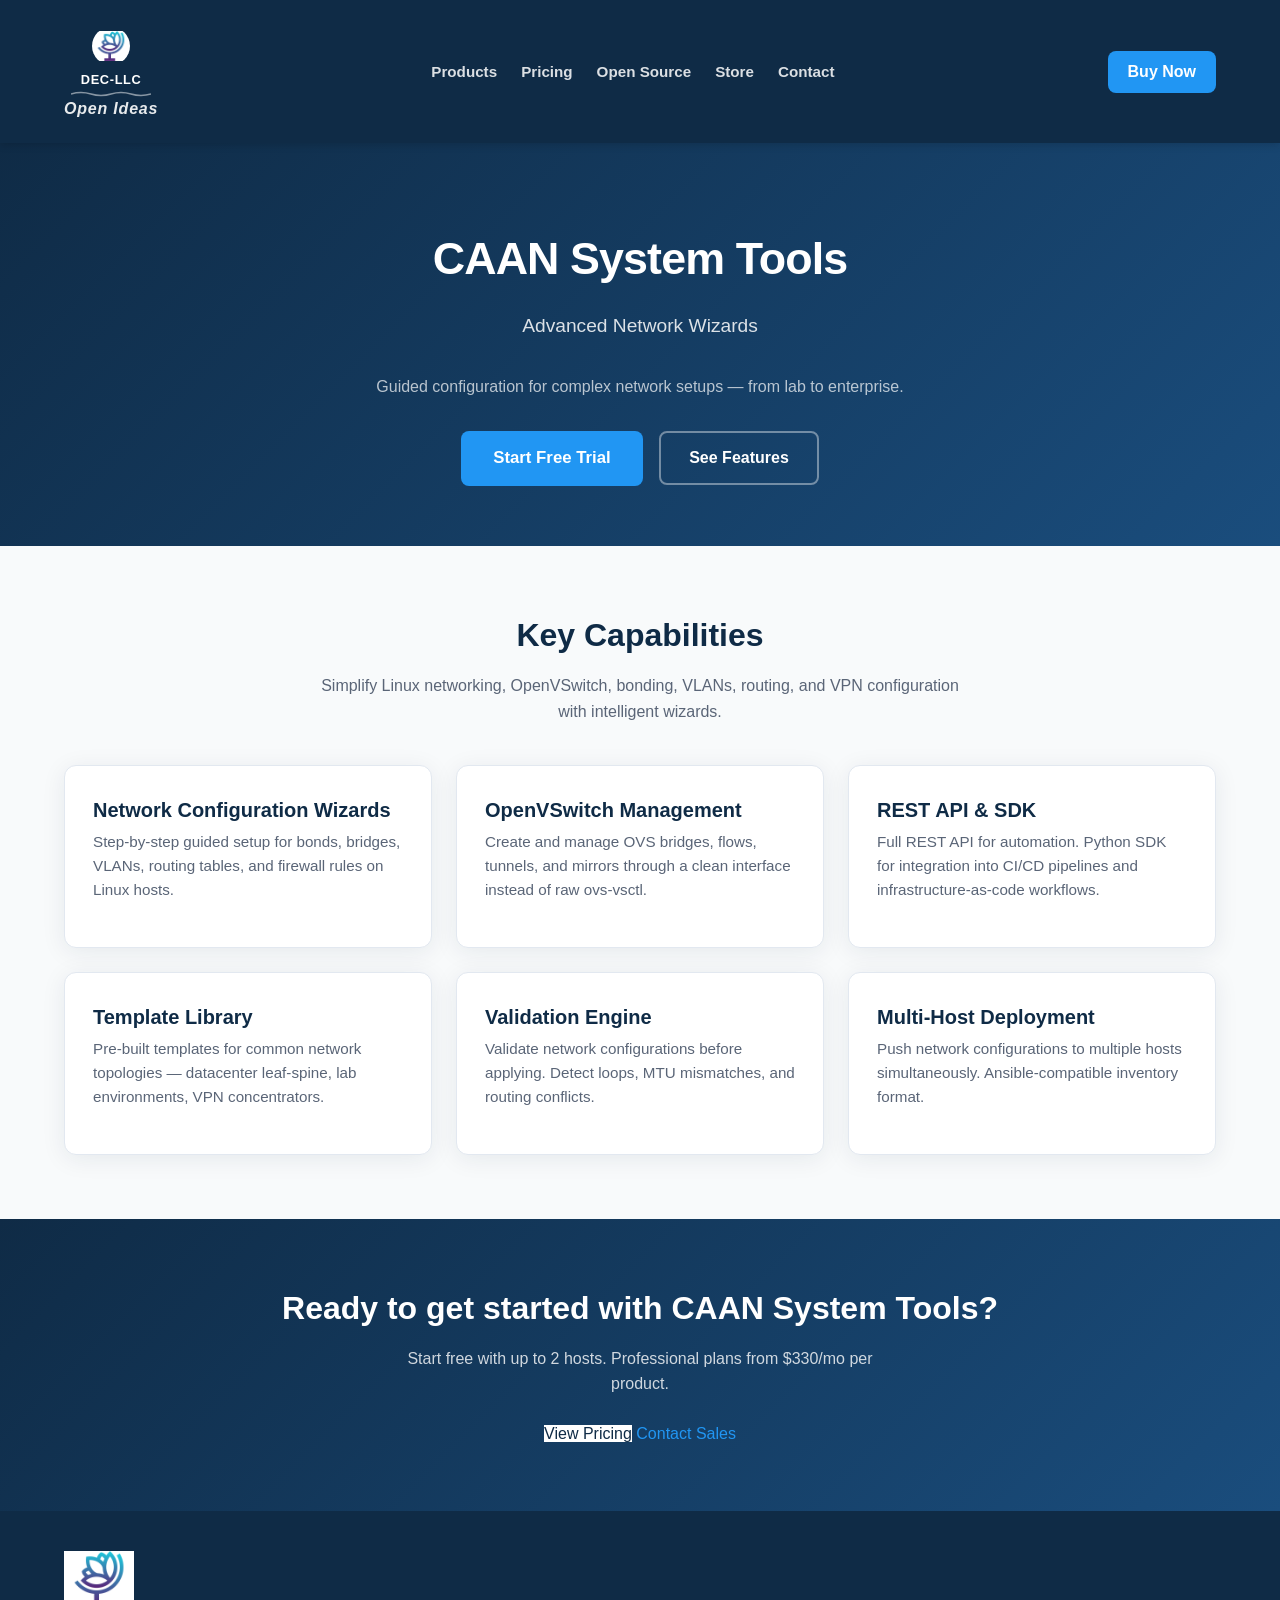
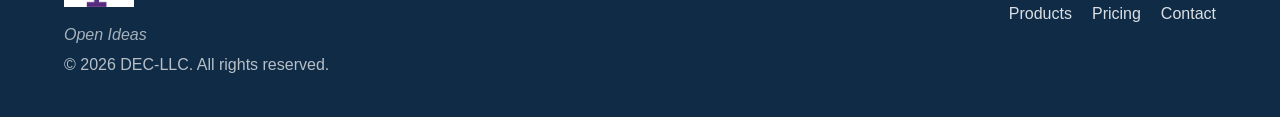
<file: products/caan.html>
<!DOCTYPE html>
<html lang="en">
<head>
  <meta charset="UTF-8">
  <meta name="viewport" content="width=device-width, initial-scale=1.0">
  <title>CAAN System Tools — Advanced Network Wizards</title>
  <link rel="stylesheet" href="../styles.css">
</head>
<body>

<nav>
  <div class="container">
    <a href="../index.html" class="logo">
      <img src="../assets/icon-only.jpg" alt="DEC-LLC">
      <div class="logo-text"><span class="logo-name">DEC-LLC</span><svg class="logo-squiggle" viewBox="0 0 80 6" xmlns="http://www.w3.org/2000/svg"><path d="M0 3 Q10 0, 20 3 Q30 6, 40 3 Q50 0, 60 3 Q70 6, 80 3" stroke="rgba(255,255,255,0.5)" stroke-width="1.5" fill="none"/></svg><span class="logo-slogan">Open Ideas</span></div>
      
    </a>
    <ul>
      <li><a href="../index.html#products">Products</a></li>
      <li><a href="../index.html#pricing">Pricing</a></li>
      <li><a href="../index.html#opensource">Open Source</a></li>
      <li><a href="../store.html">Store</a></li>
      <li><a href="../index.html#contact">Contact</a></li>
    </ul>
    <a href="../store.html" class="nav-cta">Buy Now</a>
  </div>
</nav>

<section class="hero">
  <div class="container">
    <h1>CAAN System Tools</h1>
    <p>Advanced Network Wizards</p>
    <p style="opacity:0.7;font-size:1rem;">Guided configuration for complex network setups — from lab to enterprise.</p>
    <a href="../index.html#pricing" class="cta">Start Free Trial</a>
    <a href="#features" class="cta-secondary">See Features</a>
  </div>
</section>

<section id="features">
  <div class="container">
    <h2>Key Capabilities</h2>
    <p class="subtitle">Simplify Linux networking, OpenVSwitch, bonding, VLANs, routing, and VPN configuration with intelligent wizards.</p>
    <div class="product-grid">
      <div class="product-card">
        <h3>Network Configuration Wizards</h3>
        <p>Step-by-step guided setup for bonds, bridges, VLANs, routing tables, and firewall rules on Linux hosts.</p>
      </div>
      <div class="product-card">
        <h3>OpenVSwitch Management</h3>
        <p>Create and manage OVS bridges, flows, tunnels, and mirrors through a clean interface instead of raw ovs-vsctl.</p>
      </div>
      <div class="product-card">
        <h3>REST API & SDK</h3>
        <p>Full REST API for automation. Python SDK for integration into CI/CD pipelines and infrastructure-as-code workflows.</p>
      </div>
      <div class="product-card">
        <h3>Template Library</h3>
        <p>Pre-built templates for common network topologies — datacenter leaf-spine, lab environments, VPN concentrators.</p>
      </div>
      <div class="product-card">
        <h3>Validation Engine</h3>
        <p>Validate network configurations before applying. Detect loops, MTU mismatches, and routing conflicts.</p>
      </div>
      <div class="product-card">
        <h3>Multi-Host Deployment</h3>
        <p>Push network configurations to multiple hosts simultaneously. Ansible-compatible inventory format.</p>
      </div>
    </div>
  </div>
</section>

<section style="background:linear-gradient(135deg, var(--primary) 0%, var(--primary-light) 100%);color:#fff;text-align:center;">
  <div class="container">
    <h2 style="color:#fff;">Ready to get started with CAAN System Tools?</h2>
    <p style="opacity:0.8;max-width:500px;margin:12px auto 24px;">Start free with up to 2 hosts. Professional plans from $330/mo per product.</p>
    <a href="../index.html#pricing" class="cta" style="background:#fff;color:var(--primary);">View Pricing</a>
    <a href="mailto:sales@decllc.biz" class="cta-secondary">Contact Sales</a>
  </div>
</section>

<footer>
  <div class="container">
    <div>
      <img src="../assets/icon-only.jpg" alt="DEC-LLC" style="height:56px;margin-bottom:8px;">
      <p style="font-style:italic;opacity:0.9;margin-bottom:4px;">Open Ideas</p>
      <p>&copy; 2026 DEC-LLC. All rights reserved.</p>
    </div>
    <div class="footer-links">
      <a href="../index.html#products">Products</a>
      <a href="../index.html#pricing">Pricing</a>
      <a href="../index.html#contact">Contact</a>
    </div>
  </div>
</footer>
</body>
</html>
</file>
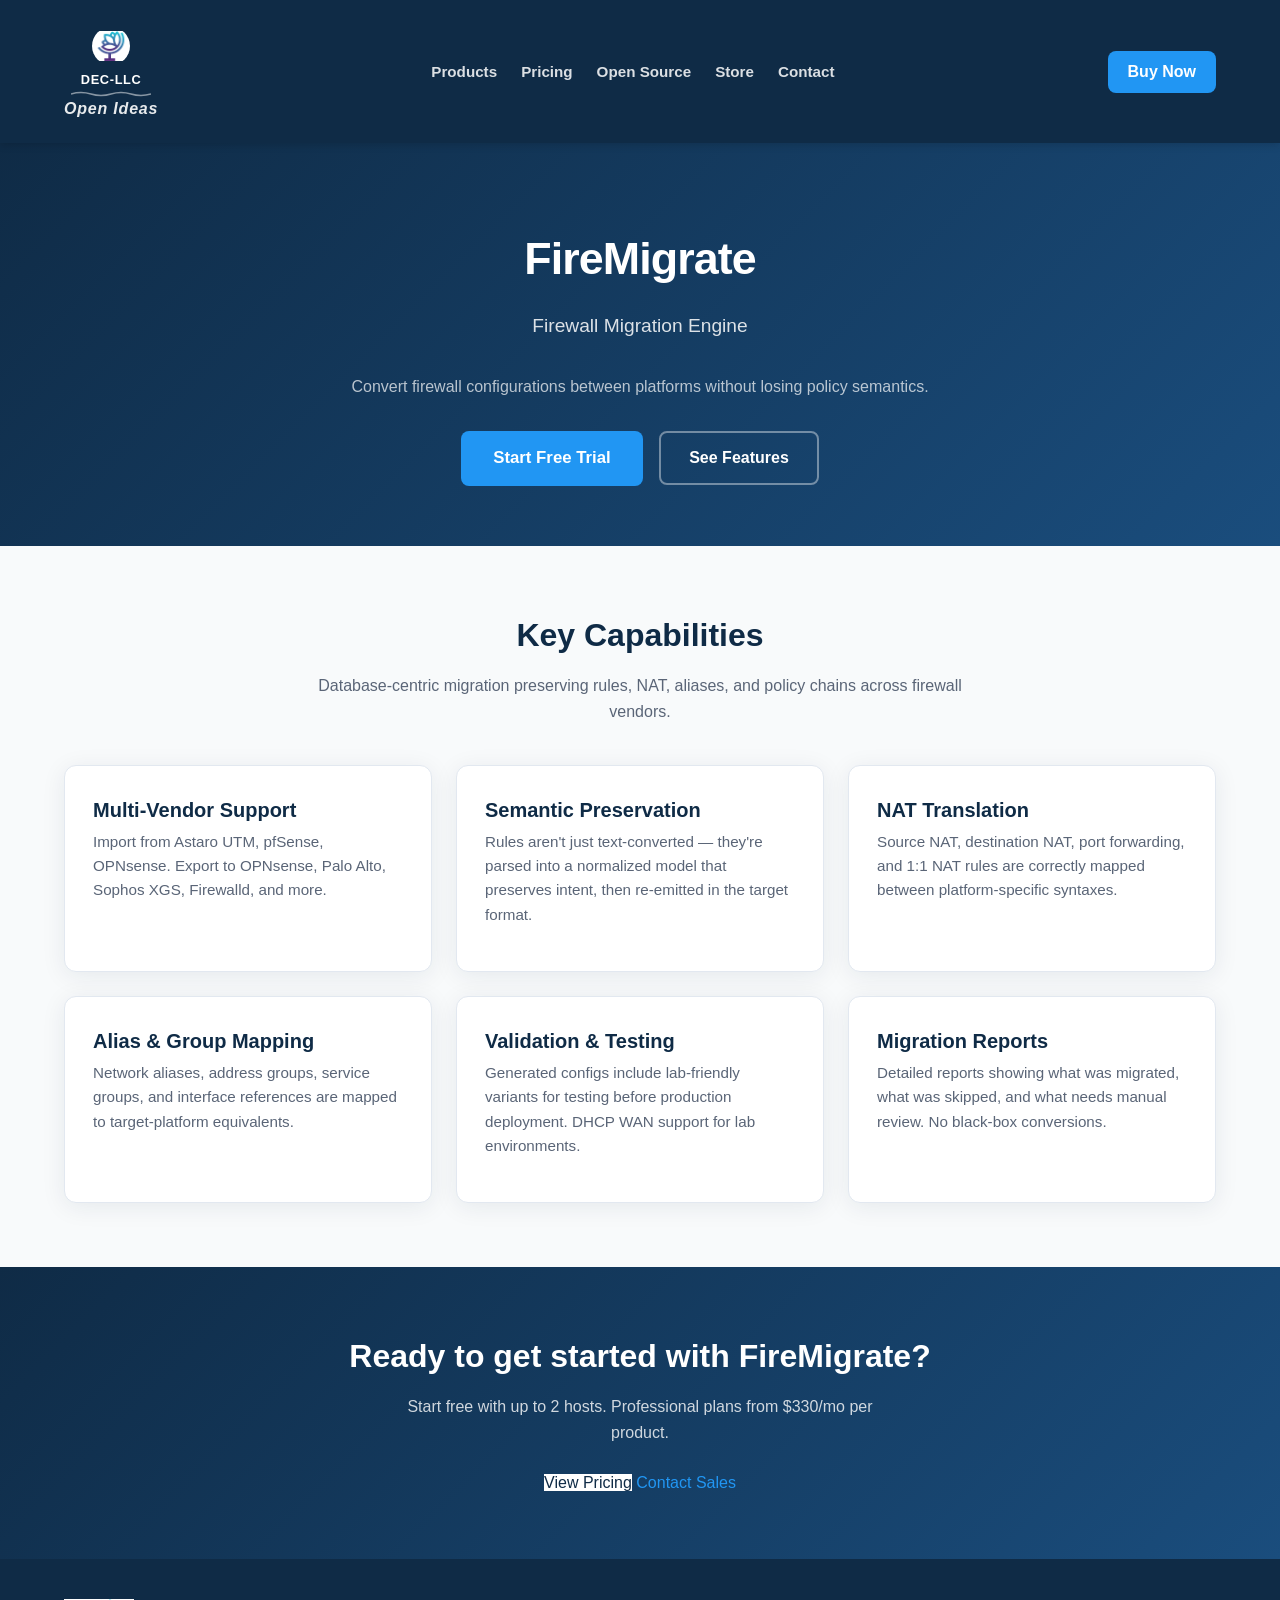
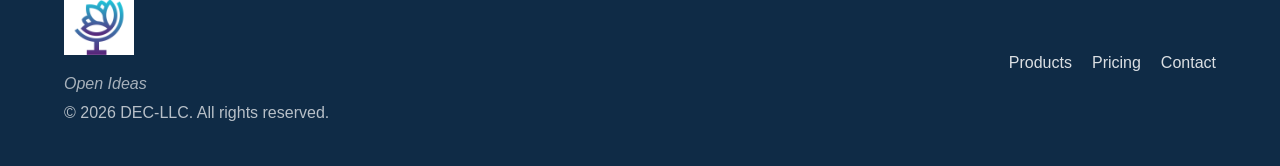
<file: products/firemigrate.html>
<!DOCTYPE html>
<html lang="en">
<head>
  <meta charset="UTF-8">
  <meta name="viewport" content="width=device-width, initial-scale=1.0">
  <title>FireMigrate — Firewall Migration Engine</title>
  <link rel="stylesheet" href="../styles.css">
</head>
<body>

<nav>
  <div class="container">
    <a href="../index.html" class="logo">
      <img src="../assets/icon-only.jpg" alt="DEC-LLC">
      <div class="logo-text"><span class="logo-name">DEC-LLC</span><svg class="logo-squiggle" viewBox="0 0 80 6" xmlns="http://www.w3.org/2000/svg"><path d="M0 3 Q10 0, 20 3 Q30 6, 40 3 Q50 0, 60 3 Q70 6, 80 3" stroke="rgba(255,255,255,0.5)" stroke-width="1.5" fill="none"/></svg><span class="logo-slogan">Open Ideas</span></div>
      
    </a>
    <ul>
      <li><a href="../index.html#products">Products</a></li>
      <li><a href="../index.html#pricing">Pricing</a></li>
      <li><a href="../index.html#opensource">Open Source</a></li>
      <li><a href="../store.html">Store</a></li>
      <li><a href="../index.html#contact">Contact</a></li>
    </ul>
    <a href="../store.html" class="nav-cta">Buy Now</a>
  </div>
</nav>

<section class="hero">
  <div class="container">
    <h1>FireMigrate</h1>
    <p>Firewall Migration Engine</p>
    <p style="opacity:0.7;font-size:1rem;">Convert firewall configurations between platforms without losing policy semantics.</p>
    <a href="../index.html#pricing" class="cta">Start Free Trial</a>
    <a href="#features" class="cta-secondary">See Features</a>
  </div>
</section>

<section id="features">
  <div class="container">
    <h2>Key Capabilities</h2>
    <p class="subtitle">Database-centric migration preserving rules, NAT, aliases, and policy chains across firewall vendors.</p>
    <div class="product-grid">
      <div class="product-card">
        <h3>Multi-Vendor Support</h3>
        <p>Import from Astaro UTM, pfSense, OPNsense. Export to OPNsense, Palo Alto, Sophos XGS, Firewalld, and more.</p>
      </div>
      <div class="product-card">
        <h3>Semantic Preservation</h3>
        <p>Rules aren't just text-converted — they're parsed into a normalized model that preserves intent, then re-emitted in the target format.</p>
      </div>
      <div class="product-card">
        <h3>NAT Translation</h3>
        <p>Source NAT, destination NAT, port forwarding, and 1:1 NAT rules are correctly mapped between platform-specific syntaxes.</p>
      </div>
      <div class="product-card">
        <h3>Alias & Group Mapping</h3>
        <p>Network aliases, address groups, service groups, and interface references are mapped to target-platform equivalents.</p>
      </div>
      <div class="product-card">
        <h3>Validation & Testing</h3>
        <p>Generated configs include lab-friendly variants for testing before production deployment. DHCP WAN support for lab environments.</p>
      </div>
      <div class="product-card">
        <h3>Migration Reports</h3>
        <p>Detailed reports showing what was migrated, what was skipped, and what needs manual review. No black-box conversions.</p>
      </div>
    </div>
  </div>
</section>

<section style="background:linear-gradient(135deg, var(--primary) 0%, var(--primary-light) 100%);color:#fff;text-align:center;">
  <div class="container">
    <h2 style="color:#fff;">Ready to get started with FireMigrate?</h2>
    <p style="opacity:0.8;max-width:500px;margin:12px auto 24px;">Start free with up to 2 hosts. Professional plans from $330/mo per product.</p>
    <a href="../index.html#pricing" class="cta" style="background:#fff;color:var(--primary);">View Pricing</a>
    <a href="mailto:sales@decllc.biz" class="cta-secondary">Contact Sales</a>
  </div>
</section>

<footer>
  <div class="container">
    <div>
      <img src="../assets/icon-only.jpg" alt="DEC-LLC" style="height:56px;margin-bottom:8px;">
      <p style="font-style:italic;opacity:0.9;margin-bottom:4px;">Open Ideas</p>
      <p>&copy; 2026 DEC-LLC. All rights reserved.</p>
    </div>
    <div class="footer-links">
      <a href="../index.html#products">Products</a>
      <a href="../index.html#pricing">Pricing</a>
      <a href="../index.html#contact">Contact</a>
    </div>
  </div>
</footer>
</body>
</html>
</file>
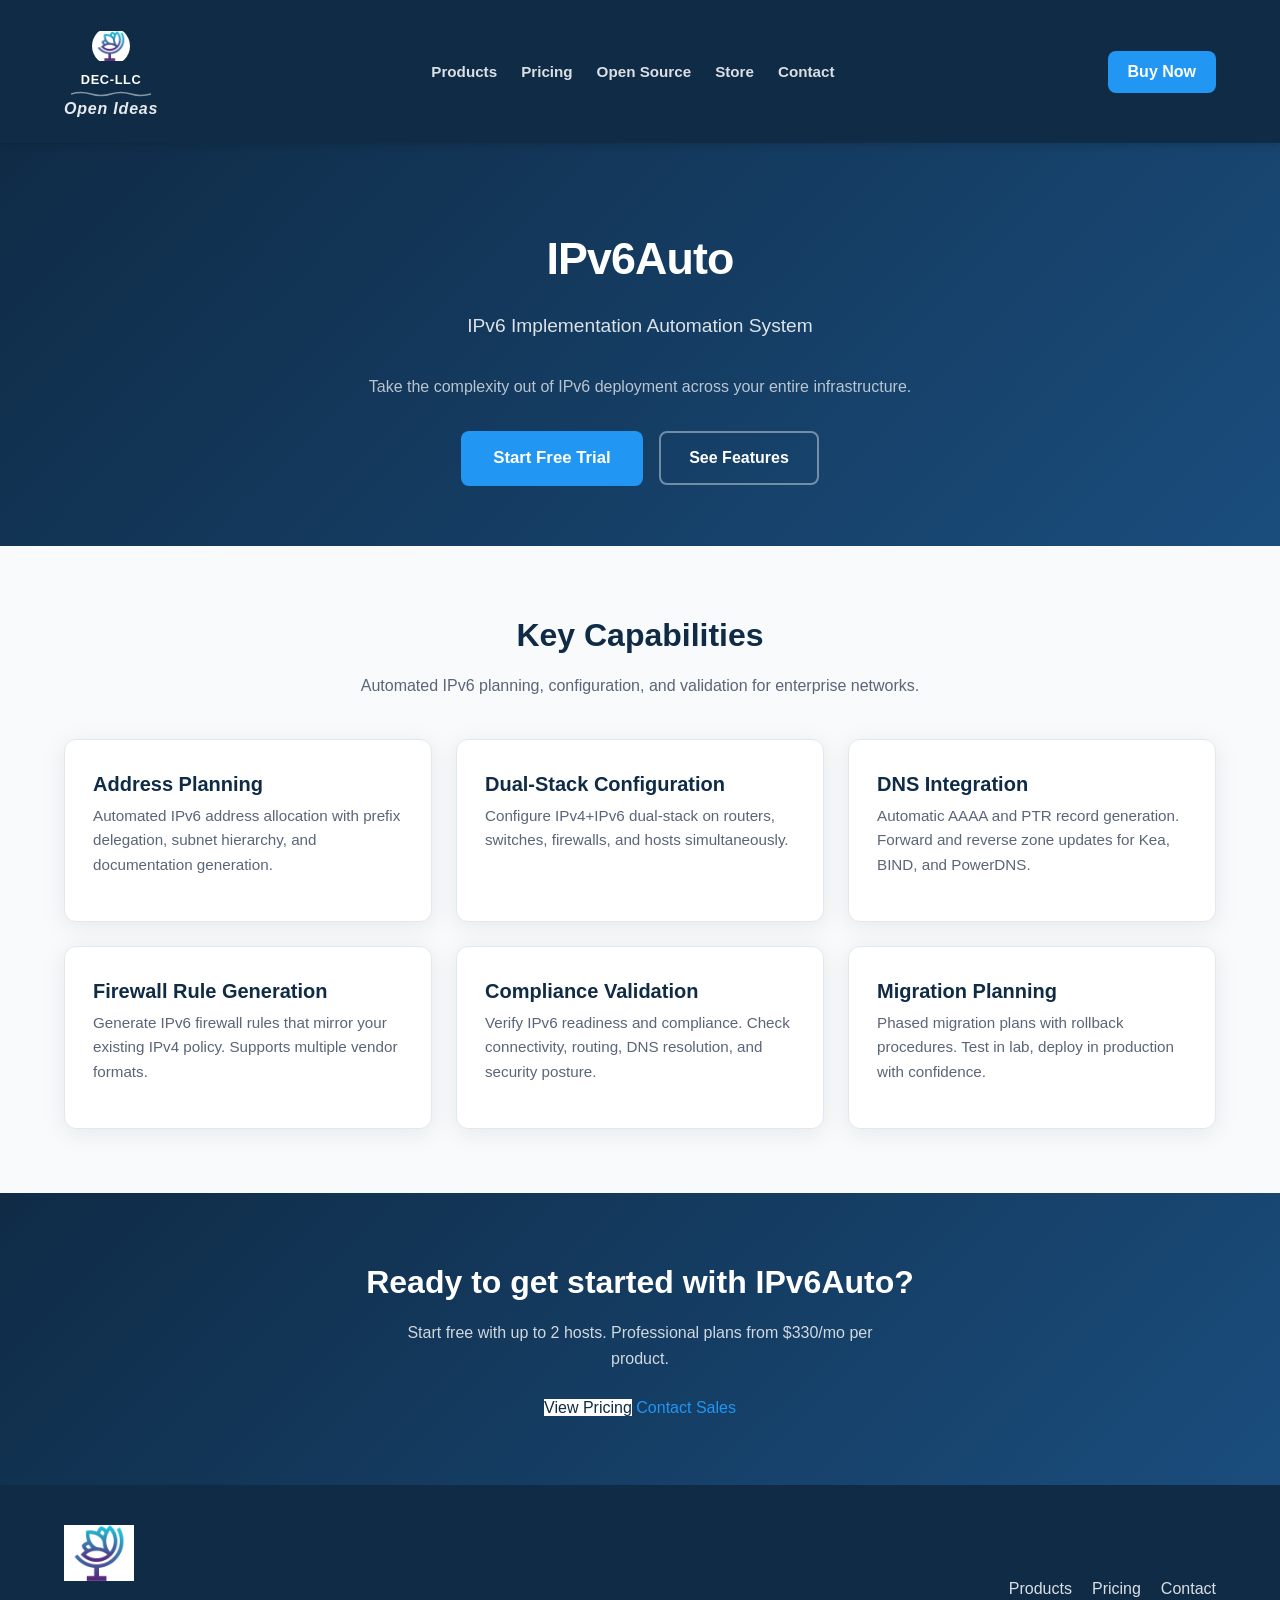
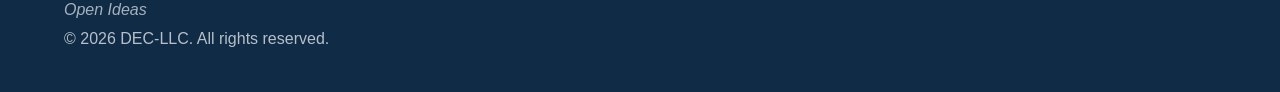
<file: products/ipv6auto.html>
<!DOCTYPE html>
<html lang="en">
<head>
  <meta charset="UTF-8">
  <meta name="viewport" content="width=device-width, initial-scale=1.0">
  <title>IPv6Auto — IPv6 Implementation Automation System</title>
  <link rel="stylesheet" href="../styles.css">
</head>
<body>

<nav>
  <div class="container">
    <a href="../index.html" class="logo">
      <img src="../assets/icon-only.jpg" alt="DEC-LLC">
      <div class="logo-text"><span class="logo-name">DEC-LLC</span><svg class="logo-squiggle" viewBox="0 0 80 6" xmlns="http://www.w3.org/2000/svg"><path d="M0 3 Q10 0, 20 3 Q30 6, 40 3 Q50 0, 60 3 Q70 6, 80 3" stroke="rgba(255,255,255,0.5)" stroke-width="1.5" fill="none"/></svg><span class="logo-slogan">Open Ideas</span></div>
      
    </a>
    <ul>
      <li><a href="../index.html#products">Products</a></li>
      <li><a href="../index.html#pricing">Pricing</a></li>
      <li><a href="../index.html#opensource">Open Source</a></li>
      <li><a href="../store.html">Store</a></li>
      <li><a href="../index.html#contact">Contact</a></li>
    </ul>
    <a href="../store.html" class="nav-cta">Buy Now</a>
  </div>
</nav>

<section class="hero">
  <div class="container">
    <h1>IPv6Auto</h1>
    <p>IPv6 Implementation Automation System</p>
    <p style="opacity:0.7;font-size:1rem;">Take the complexity out of IPv6 deployment across your entire infrastructure.</p>
    <a href="../index.html#pricing" class="cta">Start Free Trial</a>
    <a href="#features" class="cta-secondary">See Features</a>
  </div>
</section>

<section id="features">
  <div class="container">
    <h2>Key Capabilities</h2>
    <p class="subtitle">Automated IPv6 planning, configuration, and validation for enterprise networks.</p>
    <div class="product-grid">
      <div class="product-card">
        <h3>Address Planning</h3>
        <p>Automated IPv6 address allocation with prefix delegation, subnet hierarchy, and documentation generation.</p>
      </div>
      <div class="product-card">
        <h3>Dual-Stack Configuration</h3>
        <p>Configure IPv4+IPv6 dual-stack on routers, switches, firewalls, and hosts simultaneously.</p>
      </div>
      <div class="product-card">
        <h3>DNS Integration</h3>
        <p>Automatic AAAA and PTR record generation. Forward and reverse zone updates for Kea, BIND, and PowerDNS.</p>
      </div>
      <div class="product-card">
        <h3>Firewall Rule Generation</h3>
        <p>Generate IPv6 firewall rules that mirror your existing IPv4 policy. Supports multiple vendor formats.</p>
      </div>
      <div class="product-card">
        <h3>Compliance Validation</h3>
        <p>Verify IPv6 readiness and compliance. Check connectivity, routing, DNS resolution, and security posture.</p>
      </div>
      <div class="product-card">
        <h3>Migration Planning</h3>
        <p>Phased migration plans with rollback procedures. Test in lab, deploy in production with confidence.</p>
      </div>
    </div>
  </div>
</section>

<section style="background:linear-gradient(135deg, var(--primary) 0%, var(--primary-light) 100%);color:#fff;text-align:center;">
  <div class="container">
    <h2 style="color:#fff;">Ready to get started with IPv6Auto?</h2>
    <p style="opacity:0.8;max-width:500px;margin:12px auto 24px;">Start free with up to 2 hosts. Professional plans from $330/mo per product.</p>
    <a href="../index.html#pricing" class="cta" style="background:#fff;color:var(--primary);">View Pricing</a>
    <a href="mailto:sales@decllc.biz" class="cta-secondary">Contact Sales</a>
  </div>
</section>

<footer>
  <div class="container">
    <div>
      <img src="../assets/icon-only.jpg" alt="DEC-LLC" style="height:56px;margin-bottom:8px;">
      <p style="font-style:italic;opacity:0.9;margin-bottom:4px;">Open Ideas</p>
      <p>&copy; 2026 DEC-LLC. All rights reserved.</p>
    </div>
    <div class="footer-links">
      <a href="../index.html#products">Products</a>
      <a href="../index.html#pricing">Pricing</a>
      <a href="../index.html#contact">Contact</a>
    </div>
  </div>
</footer>
</body>
</html>
</file>
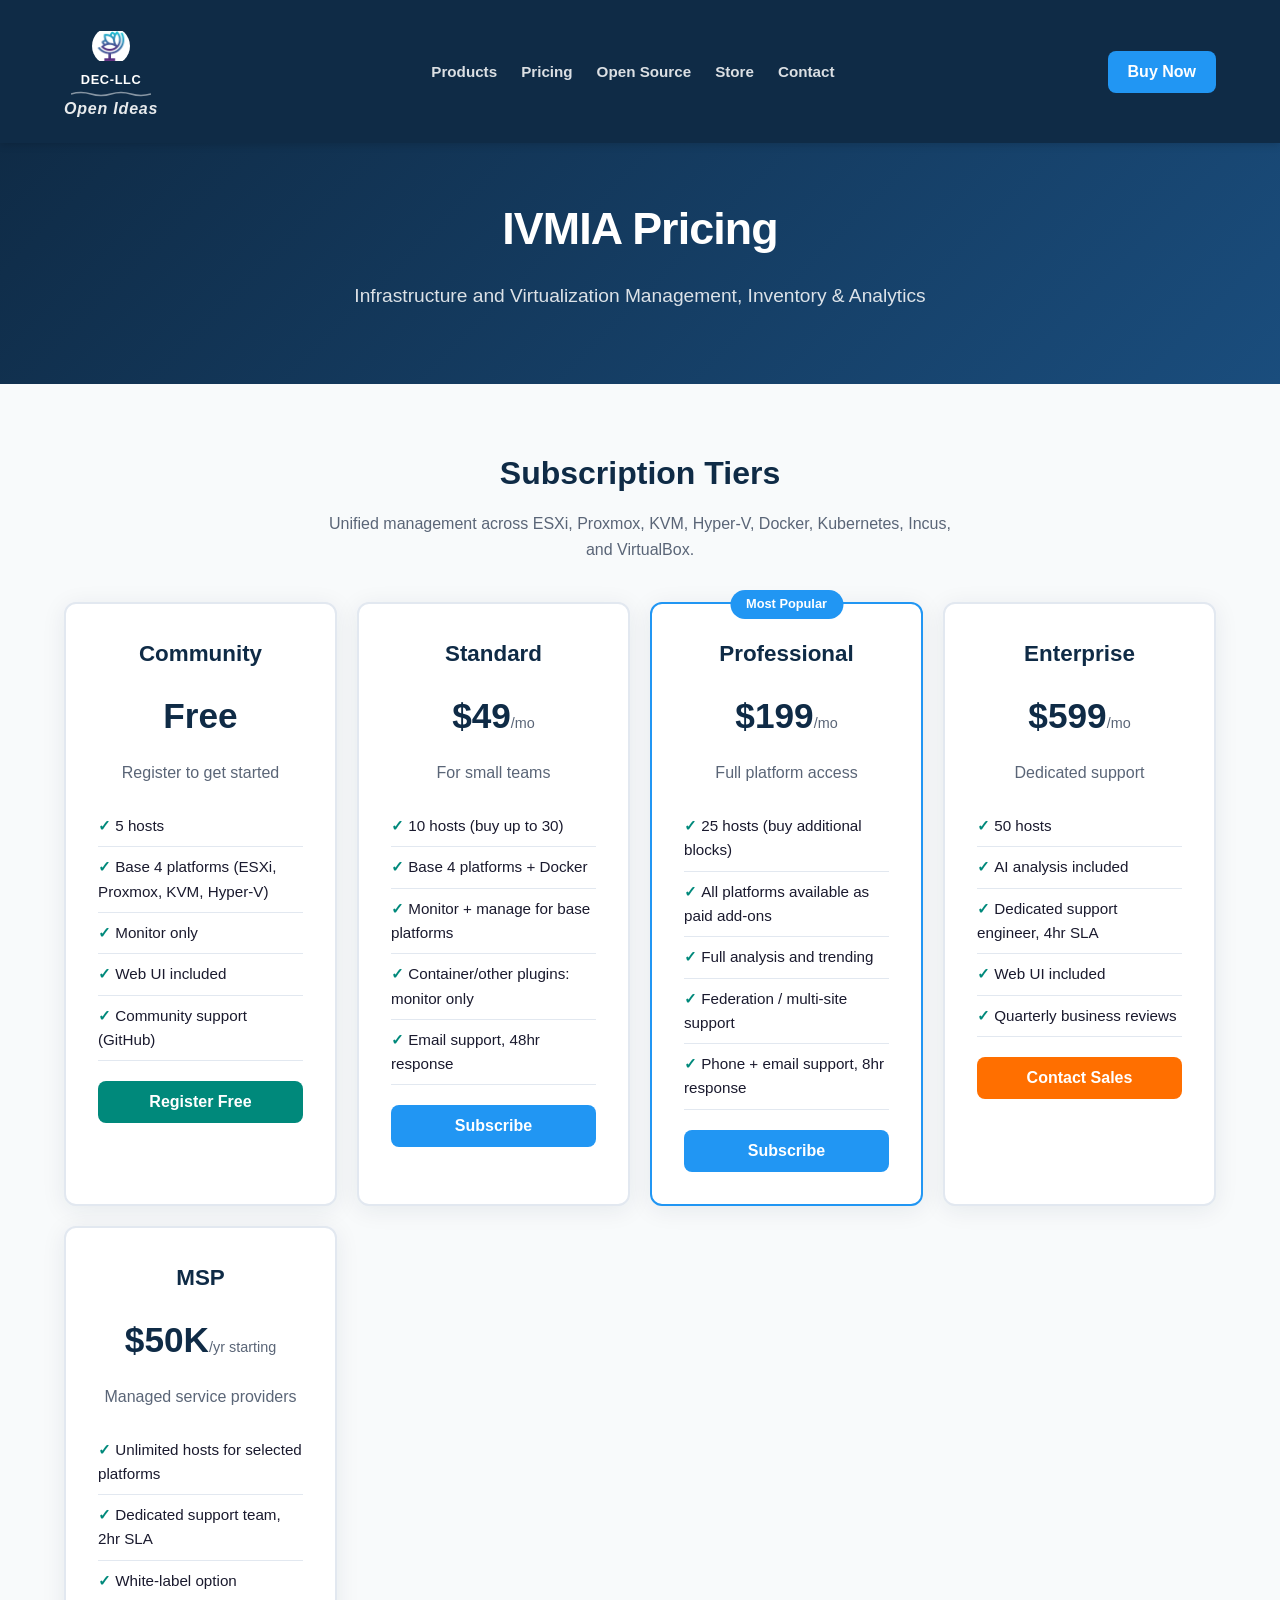
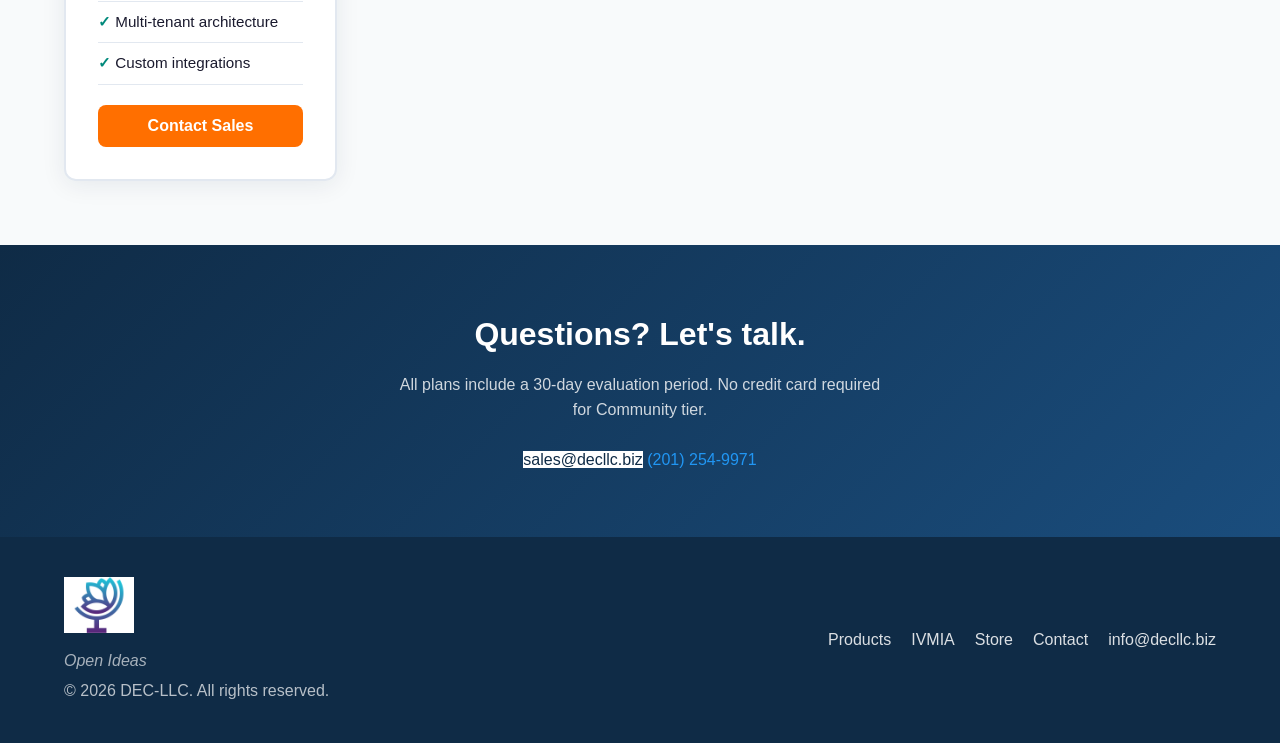
<file: products/ivmia-pricing.html>
<!DOCTYPE html>
<html lang="en">
<head>
  <meta charset="UTF-8">
  <meta name="viewport" content="width=device-width, initial-scale=1.0">
  <title>IVMIA Pricing — DEC-LLC</title>
  <link rel="stylesheet" href="../styles.css">
  <style>
    .pricing-grid-5 { display: grid; grid-template-columns: repeat(auto-fit, minmax(240px, 1fr)); gap: 20px; max-width: 1200px; margin: 0 auto; }
  </style>
</head>
<body>

<nav>
  <div class="container">
    <a href="../index.html" class="logo">
      <img src="../assets/icon-only.jpg" alt="DEC-LLC">
      <div class="logo-text"><span class="logo-name">DEC-LLC</span><svg class="logo-squiggle" viewBox="0 0 80 6" xmlns="http://www.w3.org/2000/svg"><path d="M0 3 Q10 0, 20 3 Q30 6, 40 3 Q50 0, 60 3 Q70 6, 80 3" stroke="rgba(255,255,255,0.5)" stroke-width="1.5" fill="none"/></svg><span class="logo-slogan">Open Ideas</span></div>
    </a>
    <ul>
      <li><a href="../index.html#products">Products</a></li>
      <li><a href="../index.html#pricing">Pricing</a></li>
      <li><a href="../index.html#opensource">Open Source</a></li>
      <li><a href="../store.html">Store</a></li>
      <li><a href="../index.html#contact">Contact</a></li>
    </ul>
    <a href="../store.html" class="nav-cta">Buy Now</a>
  </div>
</nav>

<!-- Hero -->
<section class="hero" style="padding:50px 0 40px;">
  <div class="container">
    <h1>IVMIA Pricing</h1>
    <p>Infrastructure and Virtualization Management, Inventory & Analytics</p>
  </div>
</section>

<!-- Tier Cards -->
<section>
  <div class="container">
    <h2>Subscription Tiers</h2>
    <p class="subtitle">Unified management across ESXi, Proxmox, KVM, Hyper-V, Docker, Kubernetes, Incus, and VirtualBox.</p>

    <div class="pricing-grid-5">

      <!-- Community -->
      <div class="pricing-card">
        <h3>Community</h3>
        <div class="price">Free</div>
        <p style="color:var(--text-muted);">Register to get started</p>
        <ul>
          <li>5 hosts</li>
          <li>Base 4 platforms (ESXi, Proxmox, KVM, Hyper-V)</li>
          <li>Monitor only</li>
          <li>Web UI included</li>
          <li>Community support (GitHub)</li>
        </ul>
        <button class="btn-full btn-primary" style="background:var(--teal);" onclick="window.location.href='../store.html'">Register Free</button>
      </div>

      <!-- Standard -->
      <div class="pricing-card">
        <h3>Standard</h3>
        <div class="price">$49<span>/mo</span></div>
        <p style="color:var(--text-muted);">For small teams</p>
        <ul>
          <li>10 hosts (buy up to 30)</li>
          <li>Base 4 platforms + Docker</li>
          <li>Monitor + manage for base platforms</li>
          <li>Container/other plugins: monitor only</li>
          <li>Email support, 48hr response</li>
        </ul>
        <button class="btn-full btn-primary" onclick="window.location.href='../store.html'">Subscribe</button>
      </div>

      <!-- Professional -->
      <div class="pricing-card featured">
        <h3>Professional</h3>
        <div class="price">$199<span>/mo</span></div>
        <p style="color:var(--text-muted);">Full platform access</p>
        <ul>
          <li>25 hosts (buy additional blocks)</li>
          <li>All platforms available as paid add-ons</li>
          <li>Full analysis and trending</li>
          <li>Federation / multi-site support</li>
          <li>Phone + email support, 8hr response</li>
        </ul>
        <button class="btn-full btn-primary" onclick="window.location.href='../store.html'">Subscribe</button>
      </div>

      <!-- Enterprise -->
      <div class="pricing-card">
        <h3>Enterprise</h3>
        <div class="price">$599<span>/mo</span></div>
        <p style="color:var(--text-muted);">Dedicated support</p>
        <ul>
          <li>50 hosts</li>
          <li>AI analysis included</li>
          <li>Dedicated support engineer, 4hr SLA</li>
          <li>Web UI included</li>
          <li>Quarterly business reviews</li>
        </ul>
        <button class="btn-full btn-primary" style="background:var(--orange);" onclick="window.location.href='mailto:sales@decllc.biz?subject=IVMIA%20Enterprise'">Contact Sales</button>
      </div>

      <!-- MSP -->
      <div class="pricing-card">
        <h3>MSP</h3>
        <div class="price">$50K<span>/yr starting</span></div>
        <p style="color:var(--text-muted);">Managed service providers</p>
        <ul>
          <li>Unlimited hosts for selected platforms</li>
          <li>Dedicated support team, 2hr SLA</li>
          <li>White-label option</li>
          <li>Multi-tenant architecture</li>
          <li>Custom integrations</li>
        </ul>
        <button class="btn-full btn-primary" style="background:var(--orange);" onclick="window.location.href='mailto:sales@decllc.biz?subject=IVMIA%20MSP'">Contact Sales</button>
      </div>

    </div>
  </div>
</section>

<!-- CTA -->
<section style="background:linear-gradient(135deg, var(--primary) 0%, var(--primary-light) 100%);color:#fff;text-align:center;">
  <div class="container">
    <h2 style="color:#fff;">Questions? Let's talk.</h2>
    <p style="opacity:0.8;max-width:500px;margin:12px auto 24px;">All plans include a 30-day evaluation period. No credit card required for Community tier.</p>
    <a href="mailto:sales@decllc.biz" class="cta" style="background:#fff;color:var(--primary);">sales@decllc.biz</a>
    <a href="tel:+12012549971" class="cta-secondary">(201) 254-9971</a>
  </div>
</section>

<footer>
  <div class="container">
    <div>
      <img src="../assets/icon-only.jpg" alt="DEC-LLC" style="height:56px;margin-bottom:8px;">
      <p style="font-style:italic;opacity:0.9;margin-bottom:4px;">Open Ideas</p>
      <p>&copy; 2026 DEC-LLC. All rights reserved.</p>
    </div>
    <div class="footer-links">
      <a href="../index.html#products">Products</a>
      <a href="ivmia.html">IVMIA</a>
      <a href="../store.html">Store</a>
      <a href="../index.html#contact">Contact</a>
      <a href="mailto:info@decllc.biz">info@decllc.biz</a>
    </div>
  </div>
</footer>

</body>
</html>
</file>
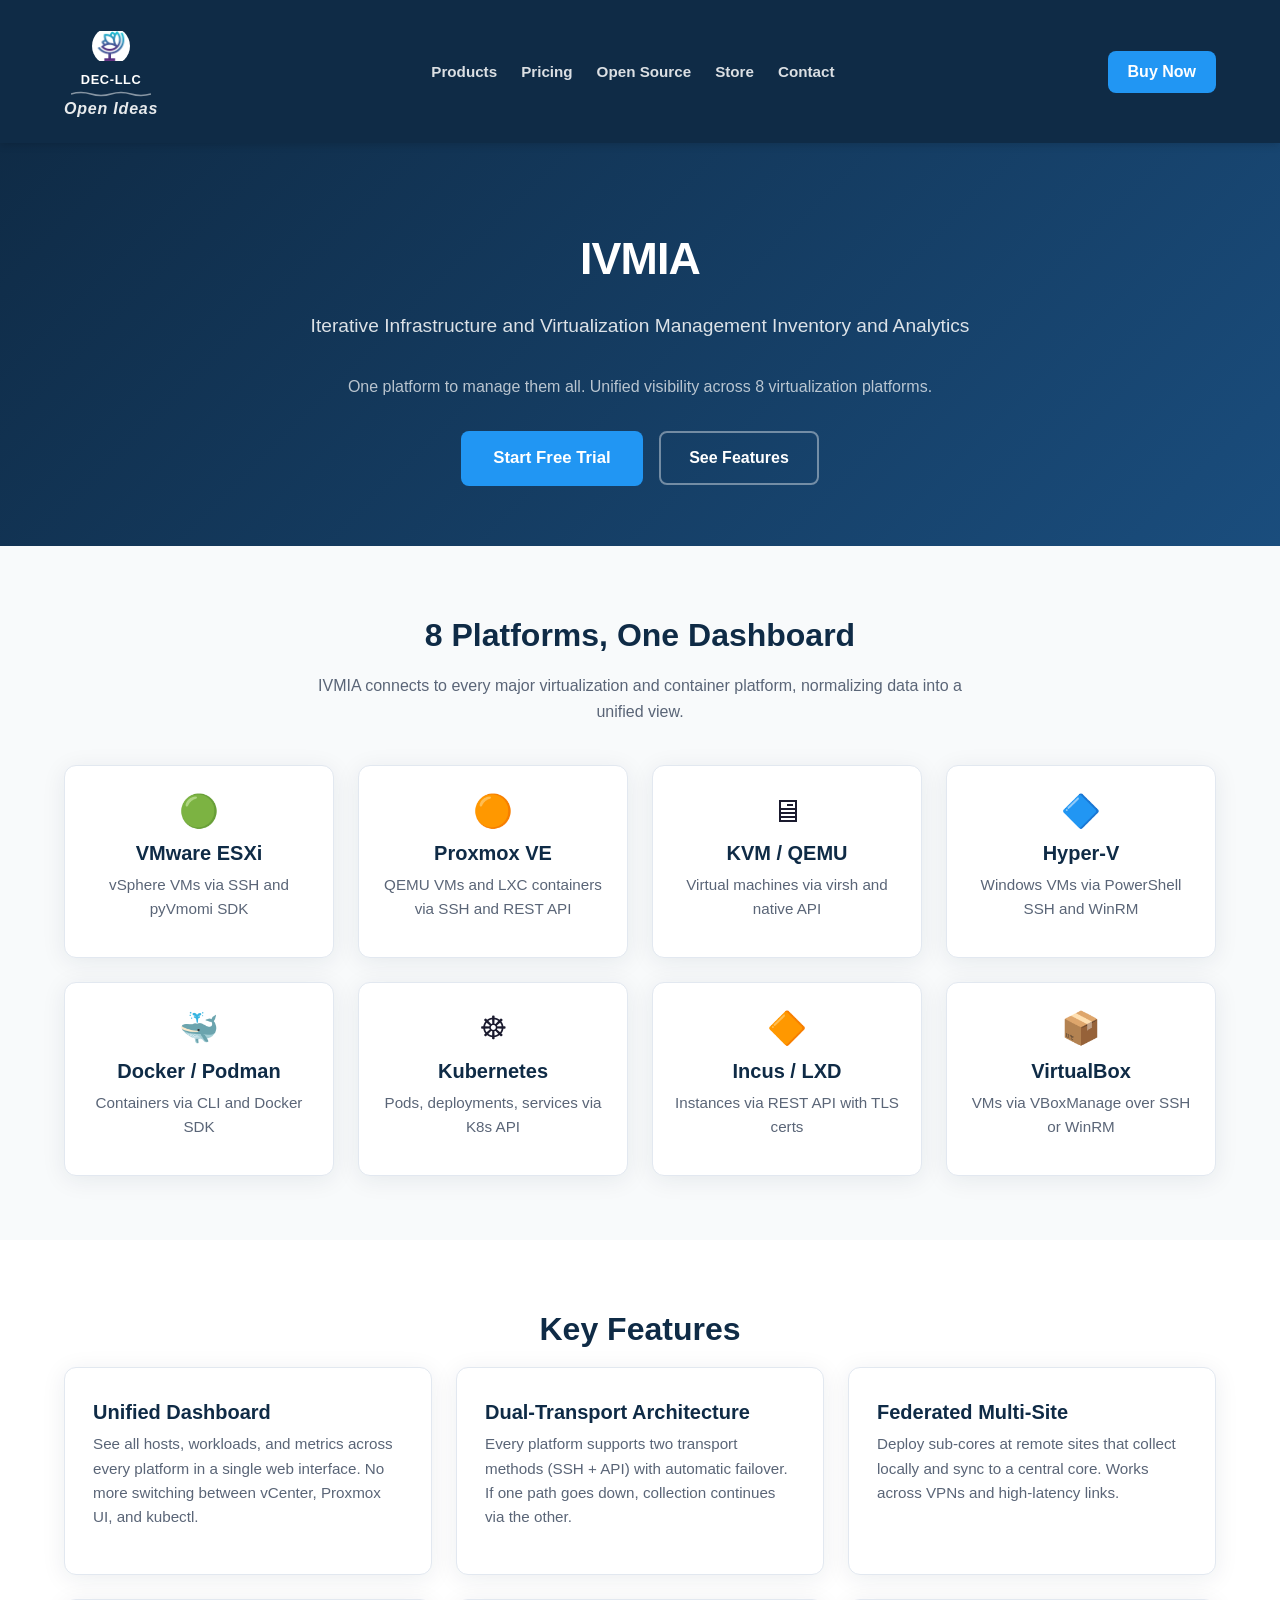
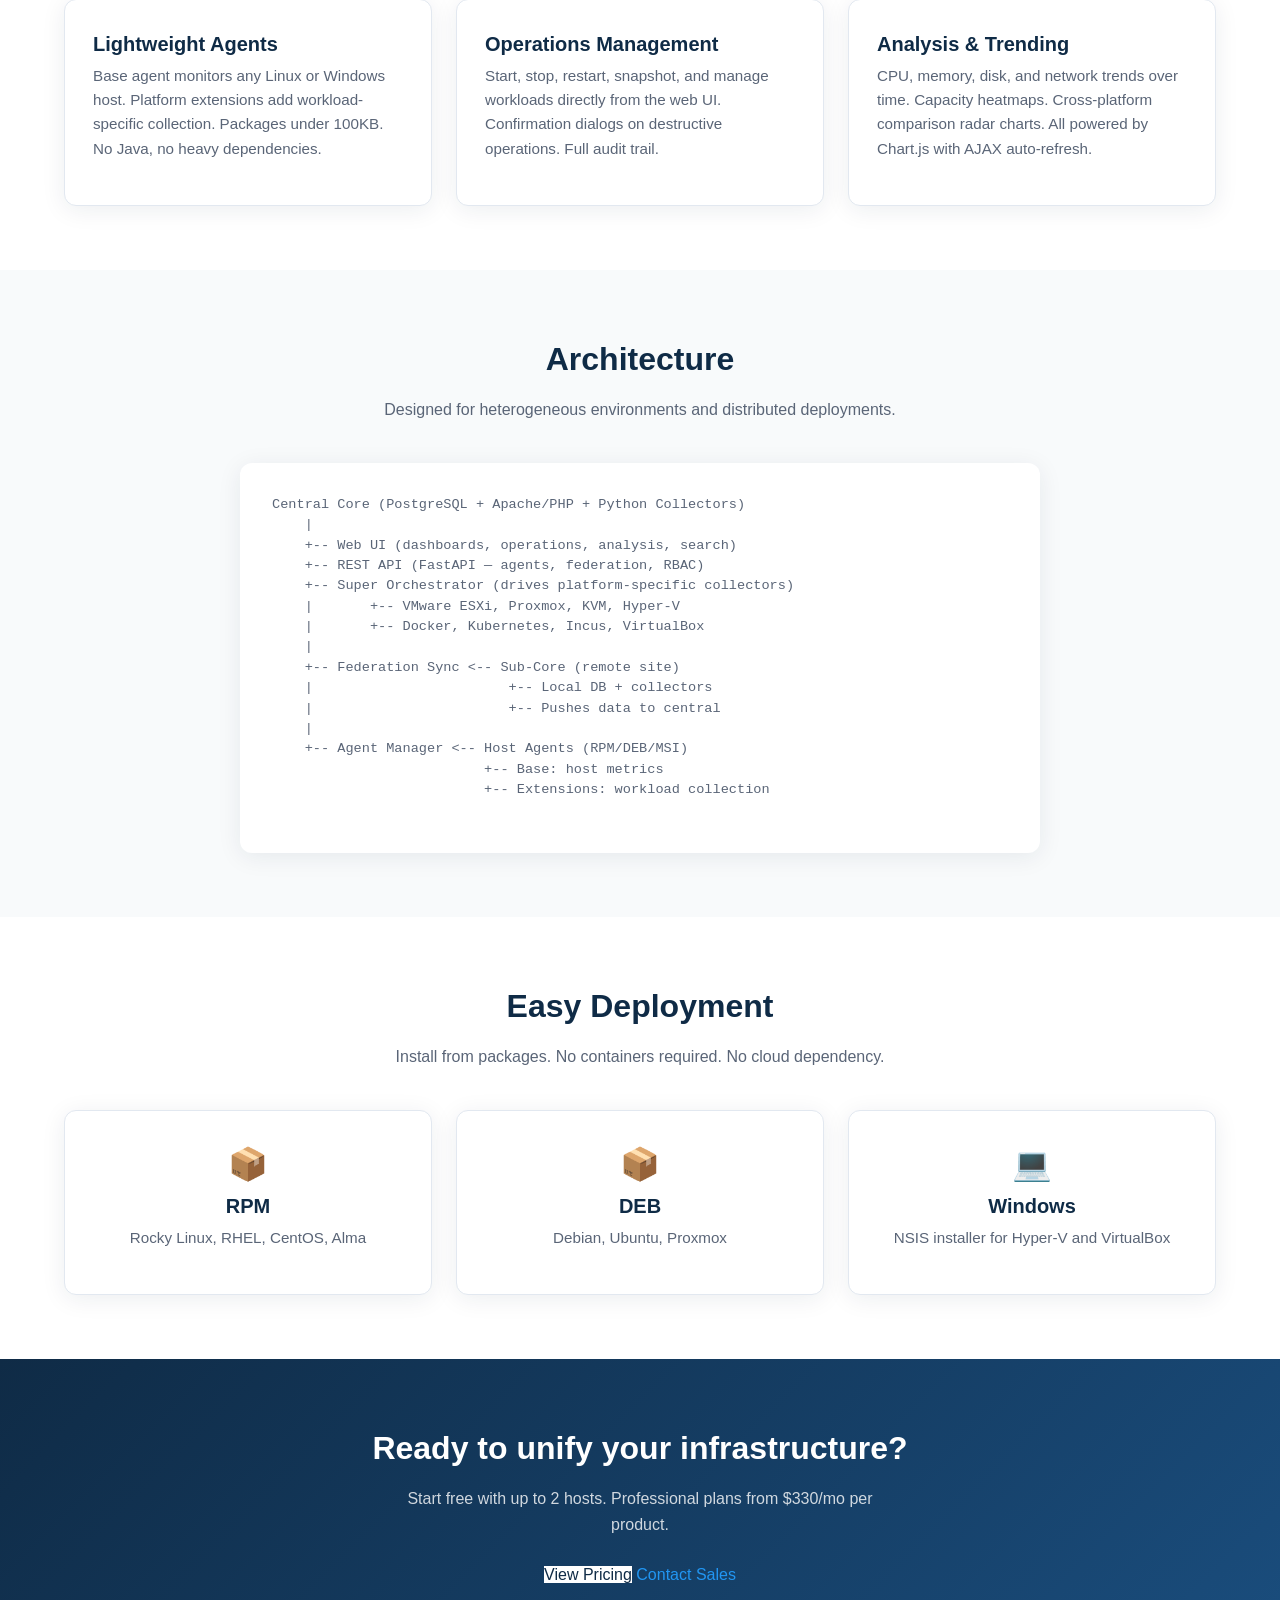
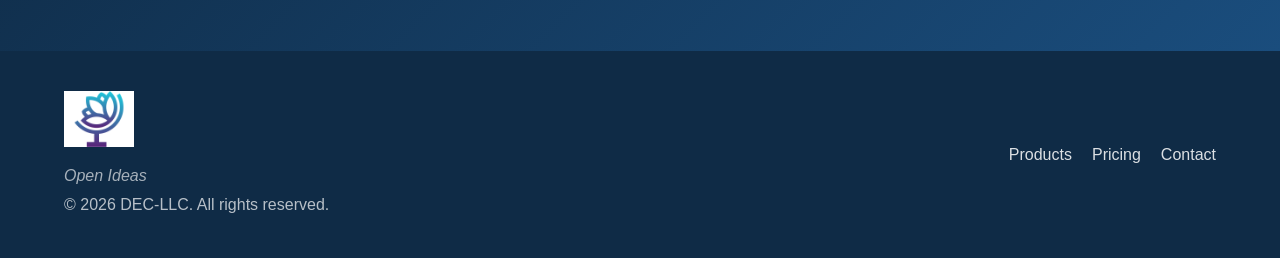
<file: products/ivmia.html>
<!DOCTYPE html>
<html lang="en">
<head>
  <meta charset="UTF-8">
  <meta name="viewport" content="width=device-width, initial-scale=1.0">
  <title>IVMIA — Virtualization Management, Inventory & Analytics</title>
  <link rel="stylesheet" href="../styles.css">
</head>
<body>

<nav>
  <div class="container">
    <a href="../index.html" class="logo">
      <img src="../assets/icon-only.jpg" alt="DEC-LLC">
      <div class="logo-text"><span class="logo-name">DEC-LLC</span><svg class="logo-squiggle" viewBox="0 0 80 6" xmlns="http://www.w3.org/2000/svg"><path d="M0 3 Q10 0, 20 3 Q30 6, 40 3 Q50 0, 60 3 Q70 6, 80 3" stroke="rgba(255,255,255,0.5)" stroke-width="1.5" fill="none"/></svg><span class="logo-slogan">Open Ideas</span></div>
      
    </a>
    <ul>
      <li><a href="../index.html#products">Products</a></li>
      <li><a href="../index.html#pricing">Pricing</a></li>
      <li><a href="../index.html#opensource">Open Source</a></li>
      <li><a href="../store.html">Store</a></li>
      <li><a href="../index.html#contact">Contact</a></li>
    </ul>
    <a href="../store.html" class="nav-cta">Buy Now</a>
  </div>
</nav>

<!-- Product Hero -->
<section class="hero">
  <div class="container">
    <h1>IVMIA</h1>
    <p>Iterative Infrastructure and Virtualization Management Inventory and Analytics</p>
    <p style="opacity:0.7;font-size:1rem;">One platform to manage them all. Unified visibility across 8 virtualization platforms.</p>
    <a href="../index.html#pricing" class="cta">Start Free Trial</a>
    <a href="#features" class="cta-secondary">See Features</a>
  </div>
</section>

<!-- Platform Support -->
<section>
  <div class="container">
    <h2>8 Platforms, One Dashboard</h2>
    <p class="subtitle">IVMIA connects to every major virtualization and container platform, normalizing data into a unified view.</p>

    <div class="product-grid" style="grid-template-columns: repeat(auto-fill, minmax(250px, 1fr));">
      <div class="product-card" style="text-align:center;padding:20px;">
        <div style="font-size:2rem;">&#x1F7E2;</div>
        <h3>VMware ESXi</h3>
        <p>vSphere VMs via SSH and pyVmomi SDK</p>
      </div>
      <div class="product-card" style="text-align:center;padding:20px;">
        <div style="font-size:2rem;">&#x1F7E0;</div>
        <h3>Proxmox VE</h3>
        <p>QEMU VMs and LXC containers via SSH and REST API</p>
      </div>
      <div class="product-card" style="text-align:center;padding:20px;">
        <div style="font-size:2rem;">&#x1F5A5;</div>
        <h3>KVM / QEMU</h3>
        <p>Virtual machines via virsh and native API</p>
      </div>
      <div class="product-card" style="text-align:center;padding:20px;">
        <div style="font-size:2rem;">&#x1F537;</div>
        <h3>Hyper-V</h3>
        <p>Windows VMs via PowerShell SSH and WinRM</p>
      </div>
      <div class="product-card" style="text-align:center;padding:20px;">
        <div style="font-size:2rem;">&#x1F433;</div>
        <h3>Docker / Podman</h3>
        <p>Containers via CLI and Docker SDK</p>
      </div>
      <div class="product-card" style="text-align:center;padding:20px;">
        <div style="font-size:2rem;">&#x2638;</div>
        <h3>Kubernetes</h3>
        <p>Pods, deployments, services via K8s API</p>
      </div>
      <div class="product-card" style="text-align:center;padding:20px;">
        <div style="font-size:2rem;">&#x1F536;</div>
        <h3>Incus / LXD</h3>
        <p>Instances via REST API with TLS certs</p>
      </div>
      <div class="product-card" style="text-align:center;padding:20px;">
        <div style="font-size:2rem;">&#x1F4E6;</div>
        <h3>VirtualBox</h3>
        <p>VMs via VBoxManage over SSH or WinRM</p>
      </div>
    </div>
  </div>
</section>

<!-- Key Features -->
<section id="features" style="background:#fff;">
  <div class="container">
    <h2>Key Features</h2>

    <div class="product-grid">
      <div class="product-card">
        <h3>Unified Dashboard</h3>
        <p>See all hosts, workloads, and metrics across every platform in a single web interface. No more switching between vCenter, Proxmox UI, and kubectl.</p>
      </div>
      <div class="product-card">
        <h3>Dual-Transport Architecture</h3>
        <p>Every platform supports two transport methods (SSH + API) with automatic failover. If one path goes down, collection continues via the other.</p>
      </div>
      <div class="product-card">
        <h3>Federated Multi-Site</h3>
        <p>Deploy sub-cores at remote sites that collect locally and sync to a central core. Works across VPNs and high-latency links.</p>
      </div>
      <div class="product-card">
        <h3>Lightweight Agents</h3>
        <p>Base agent monitors any Linux or Windows host. Platform extensions add workload-specific collection. Packages under 100KB. No Java, no heavy dependencies.</p>
      </div>
      <div class="product-card">
        <h3>Operations Management</h3>
        <p>Start, stop, restart, snapshot, and manage workloads directly from the web UI. Confirmation dialogs on destructive operations. Full audit trail.</p>
      </div>
      <div class="product-card">
        <h3>Analysis & Trending</h3>
        <p>CPU, memory, disk, and network trends over time. Capacity heatmaps. Cross-platform comparison radar charts. All powered by Chart.js with AJAX auto-refresh.</p>
      </div>
    </div>
  </div>
</section>

<!-- Architecture Overview -->
<section>
  <div class="container">
    <h2>Architecture</h2>
    <p class="subtitle">Designed for heterogeneous environments and distributed deployments.</p>
    <div style="max-width:800px;margin:0 auto;background:#fff;padding:32px;border-radius:var(--radius);box-shadow:var(--shadow);">
      <pre style="font-size:0.85rem;line-height:1.5;color:var(--text-muted);overflow-x:auto;">
Central Core (PostgreSQL + Apache/PHP + Python Collectors)
    |
    +-- Web UI (dashboards, operations, analysis, search)
    +-- REST API (FastAPI — agents, federation, RBAC)
    +-- Super Orchestrator (drives platform-specific collectors)
    |       +-- VMware ESXi, Proxmox, KVM, Hyper-V
    |       +-- Docker, Kubernetes, Incus, VirtualBox
    |
    +-- Federation Sync <-- Sub-Core (remote site)
    |                        +-- Local DB + collectors
    |                        +-- Pushes data to central
    |
    +-- Agent Manager <-- Host Agents (RPM/DEB/MSI)
                          +-- Base: host metrics
                          +-- Extensions: workload collection
      </pre>
    </div>
  </div>
</section>

<!-- Packaging -->
<section style="background:#fff;">
  <div class="container">
    <h2>Easy Deployment</h2>
    <p class="subtitle">Install from packages. No containers required. No cloud dependency.</p>
    <div class="product-grid" style="grid-template-columns: repeat(3, 1fr);">
      <div class="product-card" style="text-align:center;">
        <div style="font-size:2rem;">&#x1F4E6;</div>
        <h3>RPM</h3>
        <p>Rocky Linux, RHEL, CentOS, Alma</p>
      </div>
      <div class="product-card" style="text-align:center;">
        <div style="font-size:2rem;">&#x1F4E6;</div>
        <h3>DEB</h3>
        <p>Debian, Ubuntu, Proxmox</p>
      </div>
      <div class="product-card" style="text-align:center;">
        <div style="font-size:2rem;">&#x1F4BB;</div>
        <h3>Windows</h3>
        <p>NSIS installer for Hyper-V and VirtualBox</p>
      </div>
    </div>
  </div>
</section>

<!-- CTA -->
<section style="background:linear-gradient(135deg, var(--primary) 0%, var(--primary-light) 100%);color:#fff;text-align:center;">
  <div class="container">
    <h2 style="color:#fff;">Ready to unify your infrastructure?</h2>
    <p style="opacity:0.8;max-width:500px;margin:12px auto 24px;">Start free with up to 2 hosts. Professional plans from $330/mo per product.</p>
    <a href="../index.html#pricing" class="cta" style="background:#fff;color:var(--primary);">View Pricing</a>
    <a href="mailto:sales@decllc.biz" class="cta-secondary">Contact Sales</a>
  </div>
</section>

<footer>
  <div class="container">
    <div>
      <img src="../assets/icon-only.jpg" alt="DEC-LLC" style="height:56px;margin-bottom:8px;">
      <p style="font-style:italic;opacity:0.9;margin-bottom:4px;">Open Ideas</p>
      <p>&copy; 2026 DEC-LLC. All rights reserved.</p>
    </div>
    <div class="footer-links">
      <a href="../index.html#products">Products</a>
      <a href="../index.html#pricing">Pricing</a>
      <a href="../index.html#contact">Contact</a>
    </div>
  </div>
</footer>

</body>
</html>
</file>
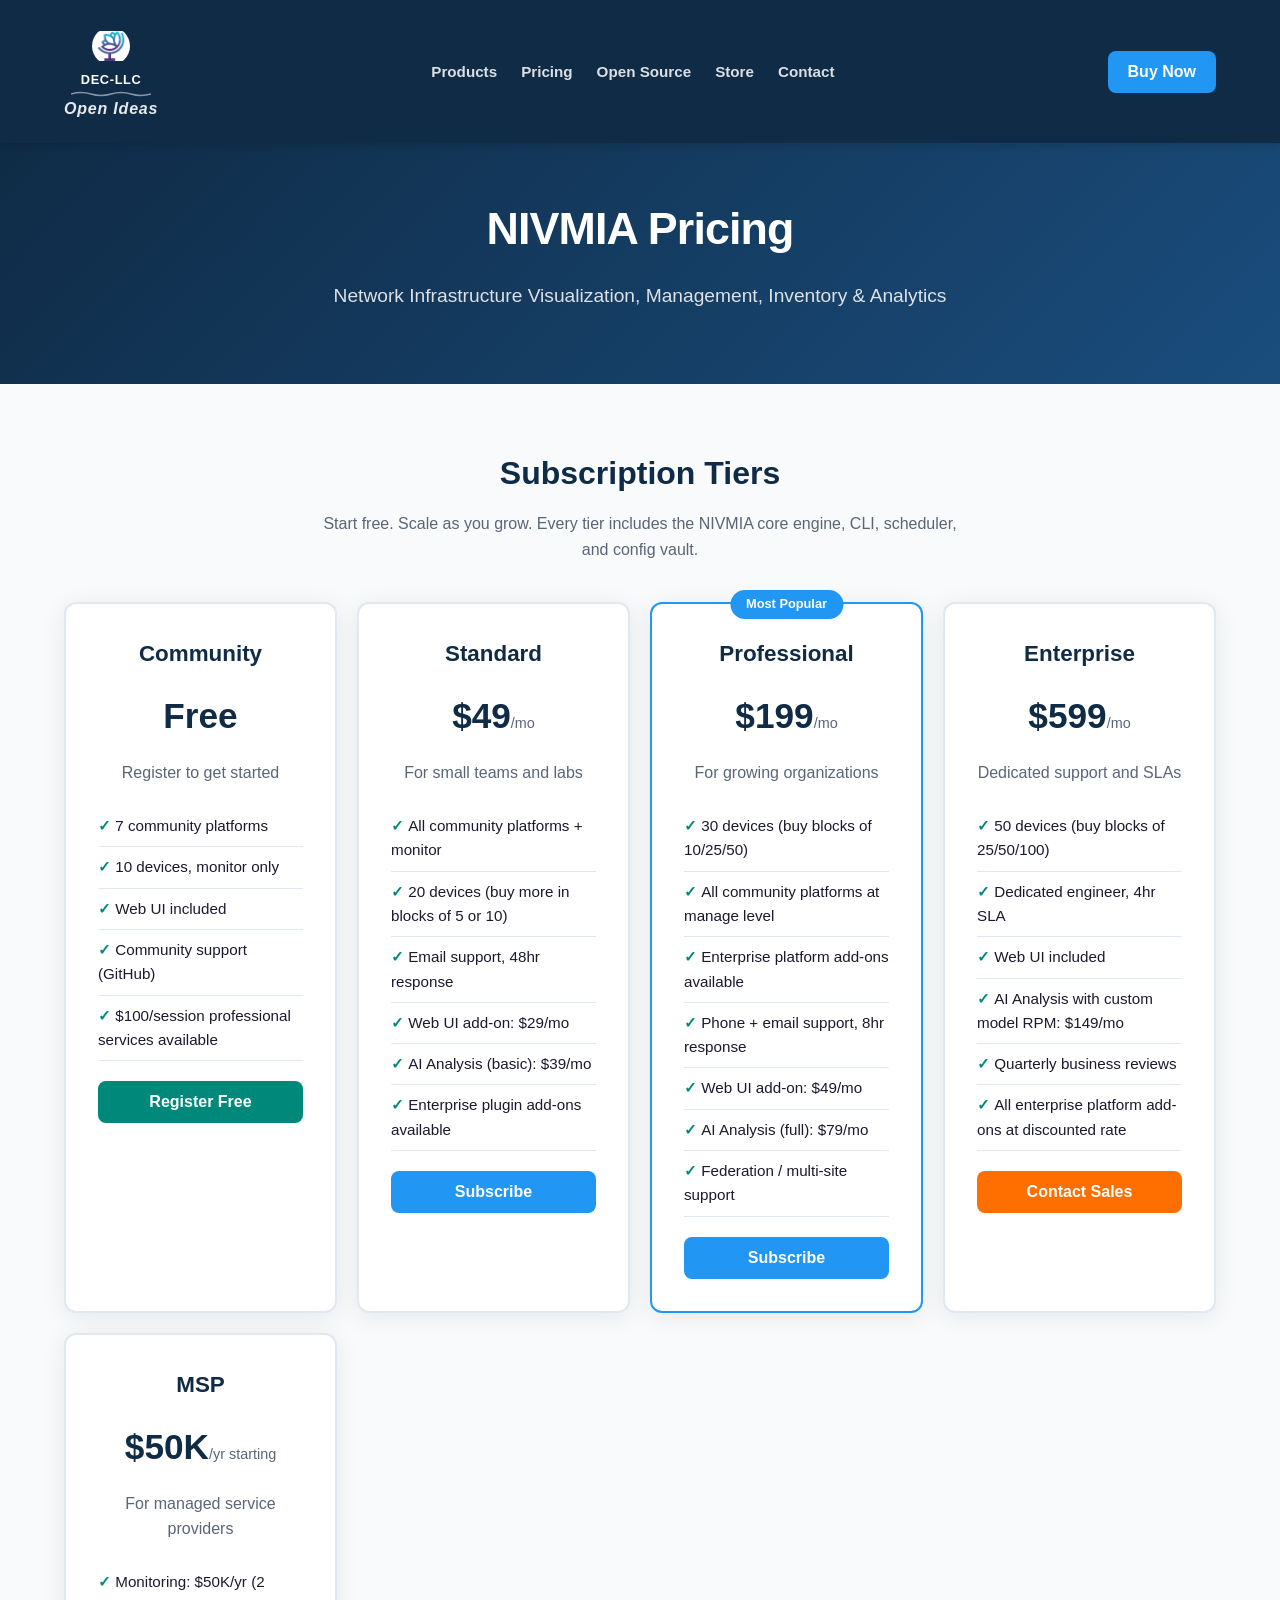
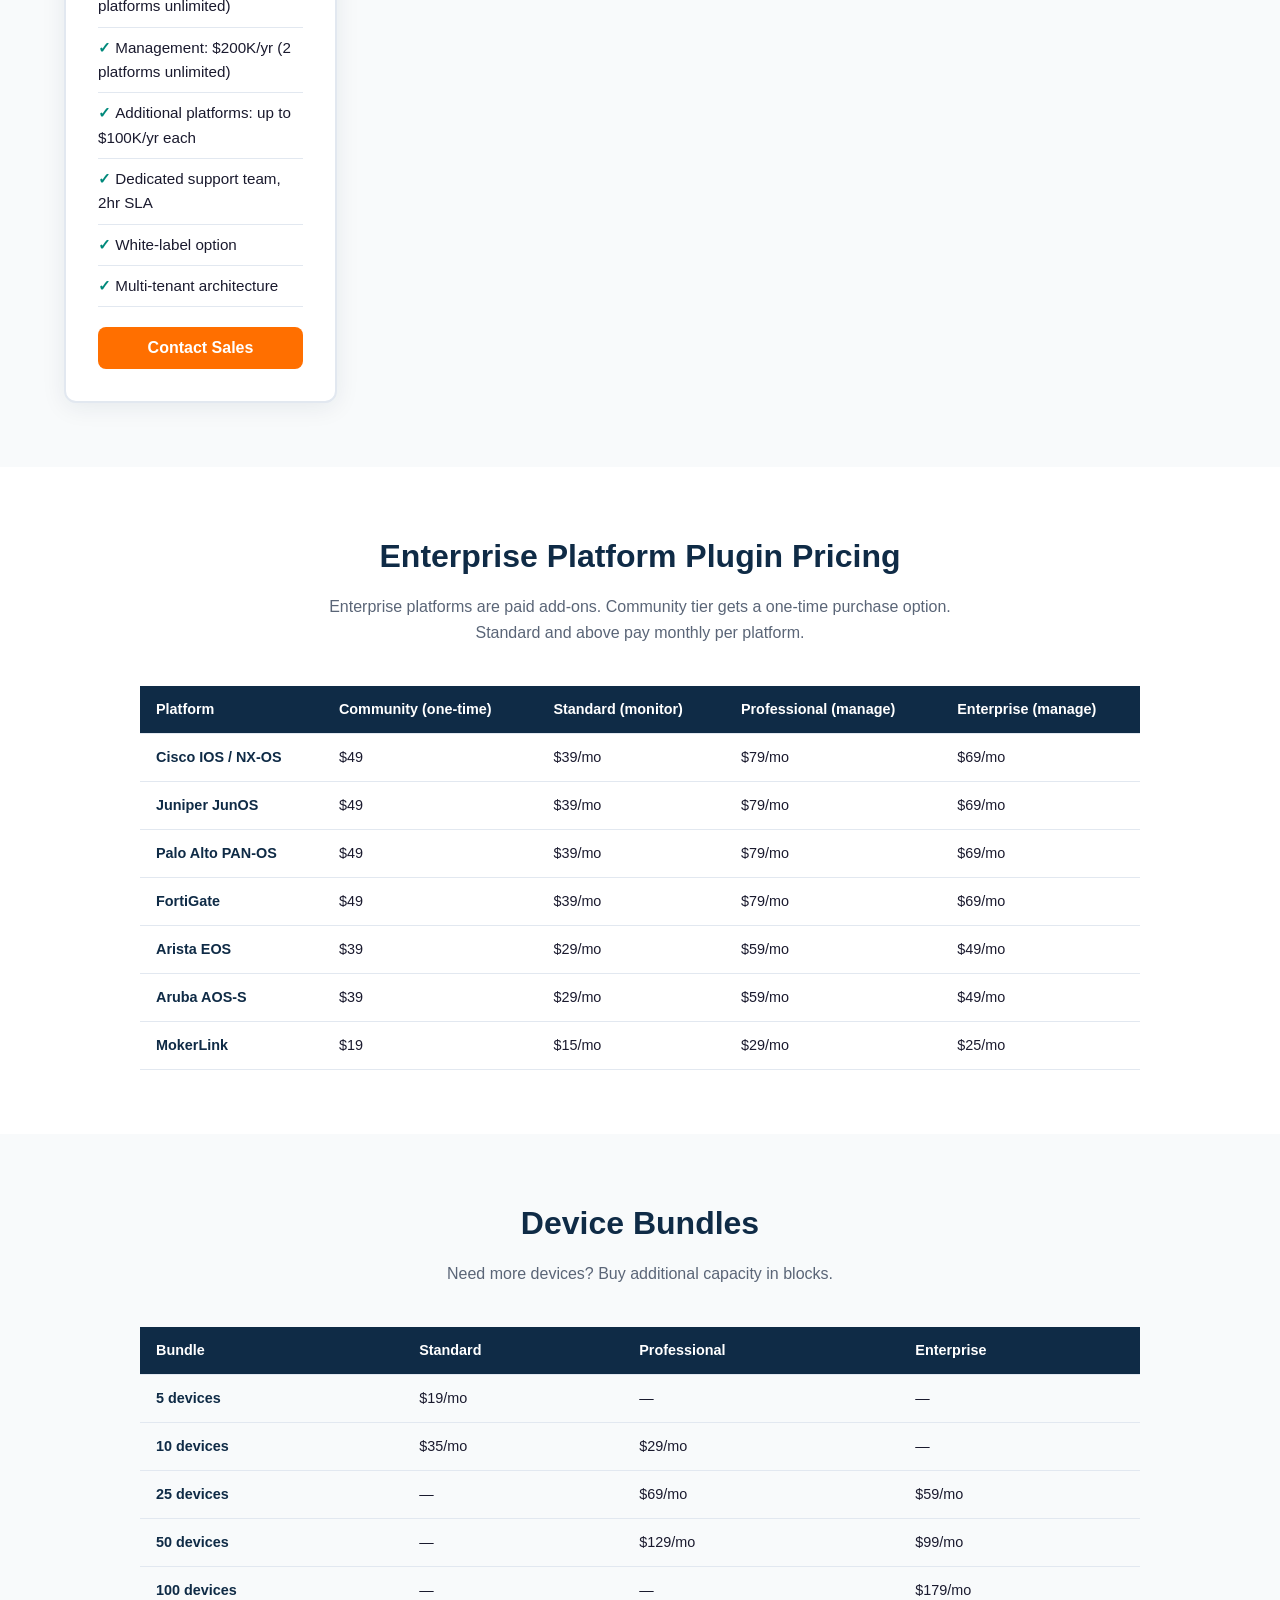
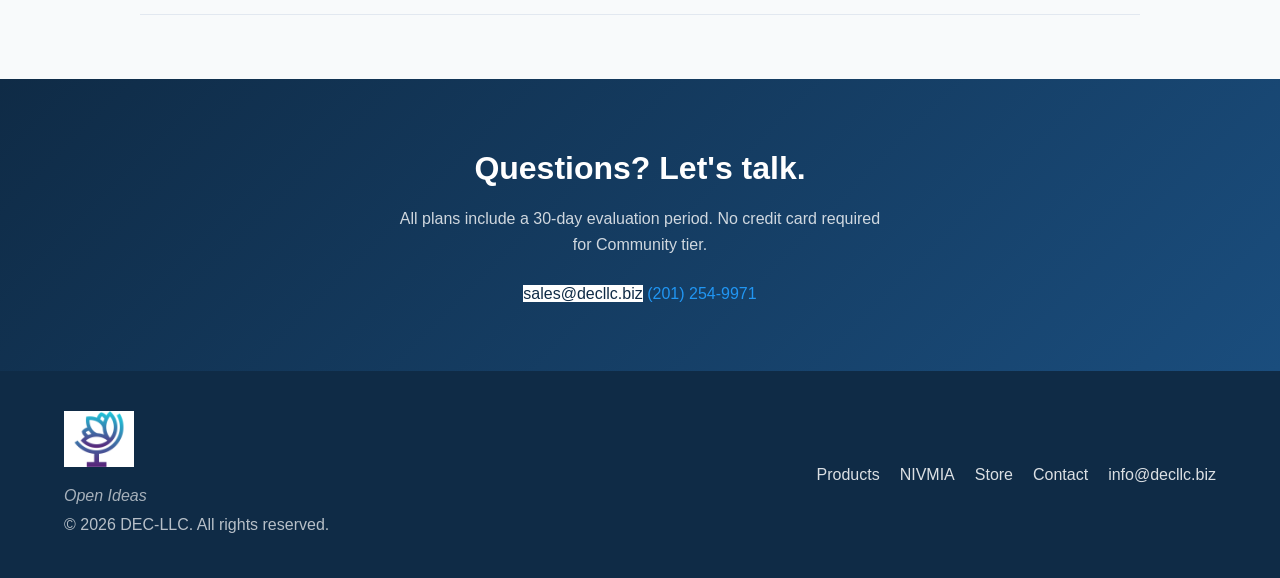
<file: products/nivmia-pricing.html>
<!DOCTYPE html>
<html lang="en">
<head>
  <meta charset="UTF-8">
  <meta name="viewport" content="width=device-width, initial-scale=1.0">
  <title>NIVMIA Pricing — DEC-LLC</title>
  <link rel="stylesheet" href="../styles.css">
  <style>
    .pricing-grid-5 { display: grid; grid-template-columns: repeat(auto-fit, minmax(240px, 1fr)); gap: 20px; max-width: 1200px; margin: 0 auto; }
    .pricing-table { width: 100%; border-collapse: collapse; margin: 0 auto; max-width: 1000px; }
    .pricing-table th, .pricing-table td { padding: 12px 16px; text-align: left; border-bottom: 1px solid var(--border); font-size: 0.9rem; }
    .pricing-table th { background: var(--primary); color: #fff; font-weight: 700; }
    .pricing-table tr:hover { background: var(--surface); }
    .pricing-table td:first-child { font-weight: 600; color: var(--primary); }
  </style>
</head>
<body>

<nav>
  <div class="container">
    <a href="../index.html" class="logo">
      <img src="../assets/icon-only.jpg" alt="DEC-LLC">
      <div class="logo-text"><span class="logo-name">DEC-LLC</span><svg class="logo-squiggle" viewBox="0 0 80 6" xmlns="http://www.w3.org/2000/svg"><path d="M0 3 Q10 0, 20 3 Q30 6, 40 3 Q50 0, 60 3 Q70 6, 80 3" stroke="rgba(255,255,255,0.5)" stroke-width="1.5" fill="none"/></svg><span class="logo-slogan">Open Ideas</span></div>
    </a>
    <ul>
      <li><a href="../index.html#products">Products</a></li>
      <li><a href="../index.html#pricing">Pricing</a></li>
      <li><a href="../index.html#opensource">Open Source</a></li>
      <li><a href="../store.html">Store</a></li>
      <li><a href="../index.html#contact">Contact</a></li>
    </ul>
    <a href="../store.html" class="nav-cta">Buy Now</a>
  </div>
</nav>

<!-- Hero -->
<section class="hero" style="padding:50px 0 40px;">
  <div class="container">
    <h1>NIVMIA Pricing</h1>
    <p>Network Infrastructure Visualization, Management, Inventory & Analytics</p>
  </div>
</section>

<!-- Tier Cards -->
<section>
  <div class="container">
    <h2>Subscription Tiers</h2>
    <p class="subtitle">Start free. Scale as you grow. Every tier includes the NIVMIA core engine, CLI, scheduler, and config vault.</p>

    <div class="pricing-grid-5">

      <!-- Community -->
      <div class="pricing-card">
        <h3>Community</h3>
        <div class="price">Free</div>
        <p style="color:var(--text-muted);">Register to get started</p>
        <ul>
          <li>7 community platforms</li>
          <li>10 devices, monitor only</li>
          <li>Web UI included</li>
          <li>Community support (GitHub)</li>
          <li>$100/session professional services available</li>
        </ul>
        <button class="btn-full btn-primary" style="background:var(--teal);" onclick="window.location.href='../store.html'">Register Free</button>
      </div>

      <!-- Standard -->
      <div class="pricing-card">
        <h3>Standard</h3>
        <div class="price">$49<span>/mo</span></div>
        <p style="color:var(--text-muted);">For small teams and labs</p>
        <ul>
          <li>All community platforms + monitor</li>
          <li>20 devices (buy more in blocks of 5 or 10)</li>
          <li>Email support, 48hr response</li>
          <li>Web UI add-on: $29/mo</li>
          <li>AI Analysis (basic): $39/mo</li>
          <li>Enterprise plugin add-ons available</li>
        </ul>
        <button class="btn-full btn-primary" onclick="window.location.href='../store.html'">Subscribe</button>
      </div>

      <!-- Professional -->
      <div class="pricing-card featured">
        <h3>Professional</h3>
        <div class="price">$199<span>/mo</span></div>
        <p style="color:var(--text-muted);">For growing organizations</p>
        <ul>
          <li>30 devices (buy blocks of 10/25/50)</li>
          <li>All community platforms at manage level</li>
          <li>Enterprise platform add-ons available</li>
          <li>Phone + email support, 8hr response</li>
          <li>Web UI add-on: $49/mo</li>
          <li>AI Analysis (full): $79/mo</li>
          <li>Federation / multi-site support</li>
        </ul>
        <button class="btn-full btn-primary" onclick="window.location.href='../store.html'">Subscribe</button>
      </div>

      <!-- Enterprise -->
      <div class="pricing-card">
        <h3>Enterprise</h3>
        <div class="price">$599<span>/mo</span></div>
        <p style="color:var(--text-muted);">Dedicated support and SLAs</p>
        <ul>
          <li>50 devices (buy blocks of 25/50/100)</li>
          <li>Dedicated engineer, 4hr SLA</li>
          <li>Web UI included</li>
          <li>AI Analysis with custom model RPM: $149/mo</li>
          <li>Quarterly business reviews</li>
          <li>All enterprise platform add-ons at discounted rate</li>
        </ul>
        <button class="btn-full btn-primary" style="background:var(--orange);" onclick="window.location.href='mailto:sales@decllc.biz?subject=NIVMIA%20Enterprise'">Contact Sales</button>
      </div>

      <!-- MSP -->
      <div class="pricing-card">
        <h3>MSP</h3>
        <div class="price">$50K<span>/yr starting</span></div>
        <p style="color:var(--text-muted);">For managed service providers</p>
        <ul>
          <li>Monitoring: $50K/yr (2 platforms unlimited)</li>
          <li>Management: $200K/yr (2 platforms unlimited)</li>
          <li>Additional platforms: up to $100K/yr each</li>
          <li>Dedicated support team, 2hr SLA</li>
          <li>White-label option</li>
          <li>Multi-tenant architecture</li>
        </ul>
        <button class="btn-full btn-primary" style="background:var(--orange);" onclick="window.location.href='mailto:sales@decllc.biz?subject=NIVMIA%20MSP'">Contact Sales</button>
      </div>

    </div>
  </div>
</section>

<!-- Enterprise Platform Pricing -->
<section style="background:#fff;">
  <div class="container">
    <h2>Enterprise Platform Plugin Pricing</h2>
    <p class="subtitle">Enterprise platforms are paid add-ons. Community tier gets a one-time purchase option. Standard and above pay monthly per platform.</p>

    <table class="pricing-table">
      <thead>
        <tr>
          <th>Platform</th>
          <th>Community (one-time)</th>
          <th>Standard (monitor)</th>
          <th>Professional (manage)</th>
          <th>Enterprise (manage)</th>
        </tr>
      </thead>
      <tbody>
        <tr>
          <td>Cisco IOS / NX-OS</td>
          <td>$49</td>
          <td>$39/mo</td>
          <td>$79/mo</td>
          <td>$69/mo</td>
        </tr>
        <tr>
          <td>Juniper JunOS</td>
          <td>$49</td>
          <td>$39/mo</td>
          <td>$79/mo</td>
          <td>$69/mo</td>
        </tr>
        <tr>
          <td>Palo Alto PAN-OS</td>
          <td>$49</td>
          <td>$39/mo</td>
          <td>$79/mo</td>
          <td>$69/mo</td>
        </tr>
        <tr>
          <td>FortiGate</td>
          <td>$49</td>
          <td>$39/mo</td>
          <td>$79/mo</td>
          <td>$69/mo</td>
        </tr>
        <tr>
          <td>Arista EOS</td>
          <td>$39</td>
          <td>$29/mo</td>
          <td>$59/mo</td>
          <td>$49/mo</td>
        </tr>
        <tr>
          <td>Aruba AOS-S</td>
          <td>$39</td>
          <td>$29/mo</td>
          <td>$59/mo</td>
          <td>$49/mo</td>
        </tr>
        <tr>
          <td>MokerLink</td>
          <td>$19</td>
          <td>$15/mo</td>
          <td>$29/mo</td>
          <td>$25/mo</td>
        </tr>
      </tbody>
    </table>
  </div>
</section>

<!-- Host Bundles -->
<section>
  <div class="container">
    <h2>Device Bundles</h2>
    <p class="subtitle">Need more devices? Buy additional capacity in blocks.</p>

    <table class="pricing-table">
      <thead>
        <tr>
          <th>Bundle</th>
          <th>Standard</th>
          <th>Professional</th>
          <th>Enterprise</th>
        </tr>
      </thead>
      <tbody>
        <tr>
          <td>5 devices</td>
          <td>$19/mo</td>
          <td>—</td>
          <td>—</td>
        </tr>
        <tr>
          <td>10 devices</td>
          <td>$35/mo</td>
          <td>$29/mo</td>
          <td>—</td>
        </tr>
        <tr>
          <td>25 devices</td>
          <td>—</td>
          <td>$69/mo</td>
          <td>$59/mo</td>
        </tr>
        <tr>
          <td>50 devices</td>
          <td>—</td>
          <td>$129/mo</td>
          <td>$99/mo</td>
        </tr>
        <tr>
          <td>100 devices</td>
          <td>—</td>
          <td>—</td>
          <td>$179/mo</td>
        </tr>
      </tbody>
    </table>
  </div>
</section>

<!-- CTA -->
<section style="background:linear-gradient(135deg, var(--primary) 0%, var(--primary-light) 100%);color:#fff;text-align:center;">
  <div class="container">
    <h2 style="color:#fff;">Questions? Let's talk.</h2>
    <p style="opacity:0.8;max-width:500px;margin:12px auto 24px;">All plans include a 30-day evaluation period. No credit card required for Community tier.</p>
    <a href="mailto:sales@decllc.biz" class="cta" style="background:#fff;color:var(--primary);">sales@decllc.biz</a>
    <a href="tel:+12012549971" class="cta-secondary">(201) 254-9971</a>
  </div>
</section>

<footer>
  <div class="container">
    <div>
      <img src="../assets/icon-only.jpg" alt="DEC-LLC" style="height:56px;margin-bottom:8px;">
      <p style="font-style:italic;opacity:0.9;margin-bottom:4px;">Open Ideas</p>
      <p>&copy; 2026 DEC-LLC. All rights reserved.</p>
    </div>
    <div class="footer-links">
      <a href="../index.html#products">Products</a>
      <a href="nivmia.html">NIVMIA</a>
      <a href="../store.html">Store</a>
      <a href="../index.html#contact">Contact</a>
      <a href="mailto:info@decllc.biz">info@decllc.biz</a>
    </div>
  </div>
</footer>

</body>
</html>
</file>
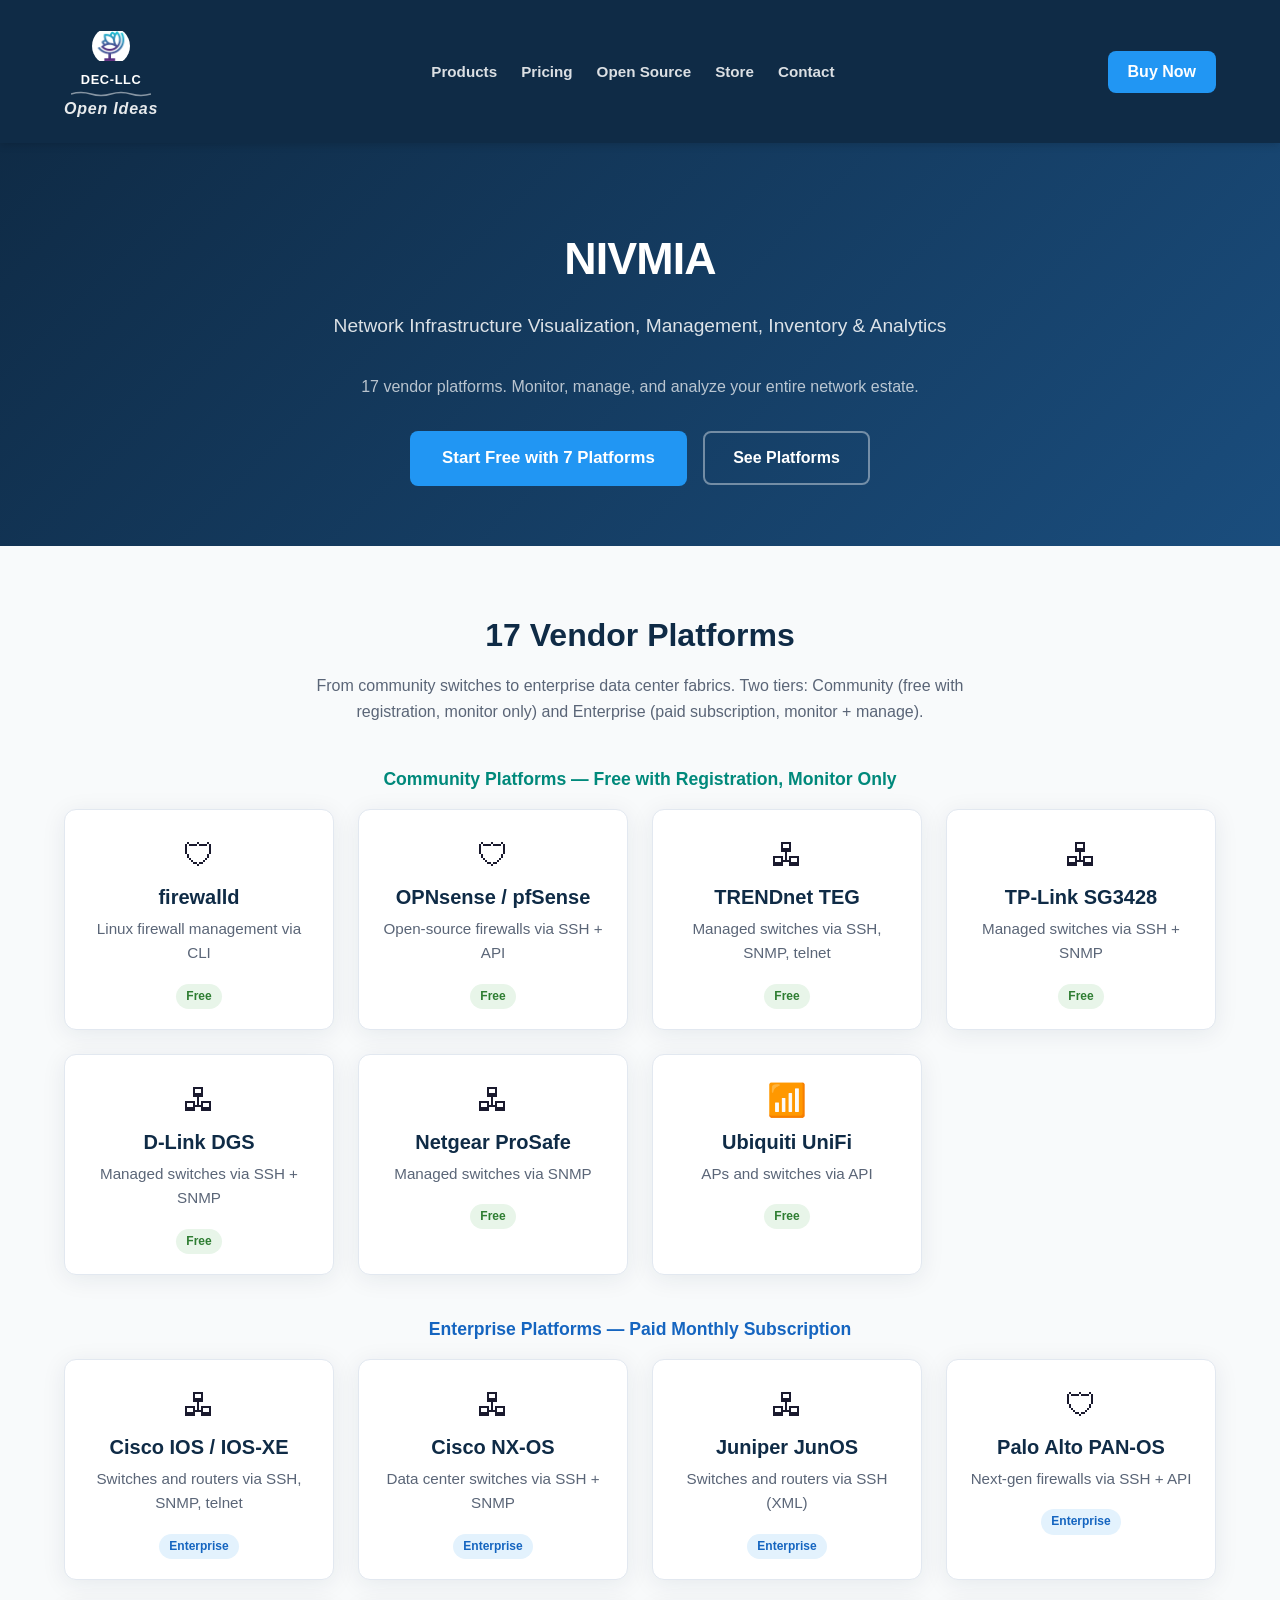
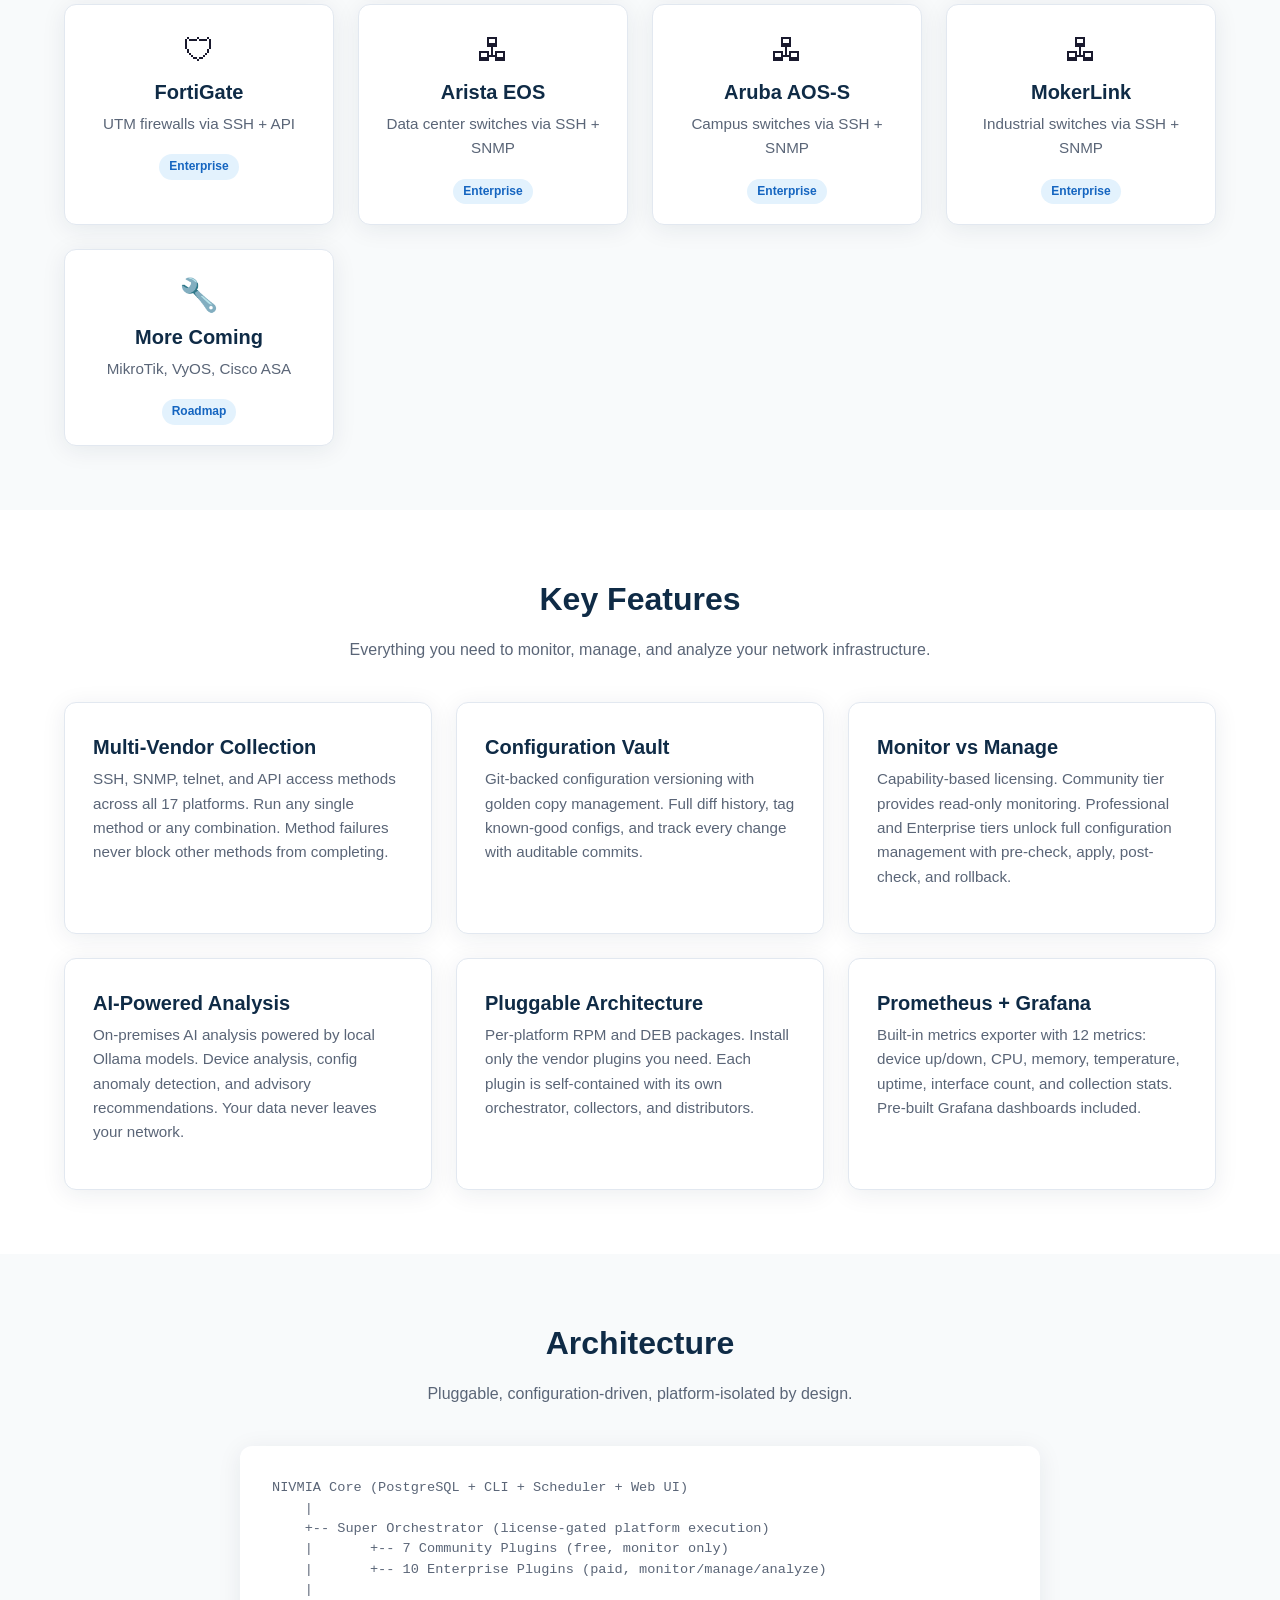
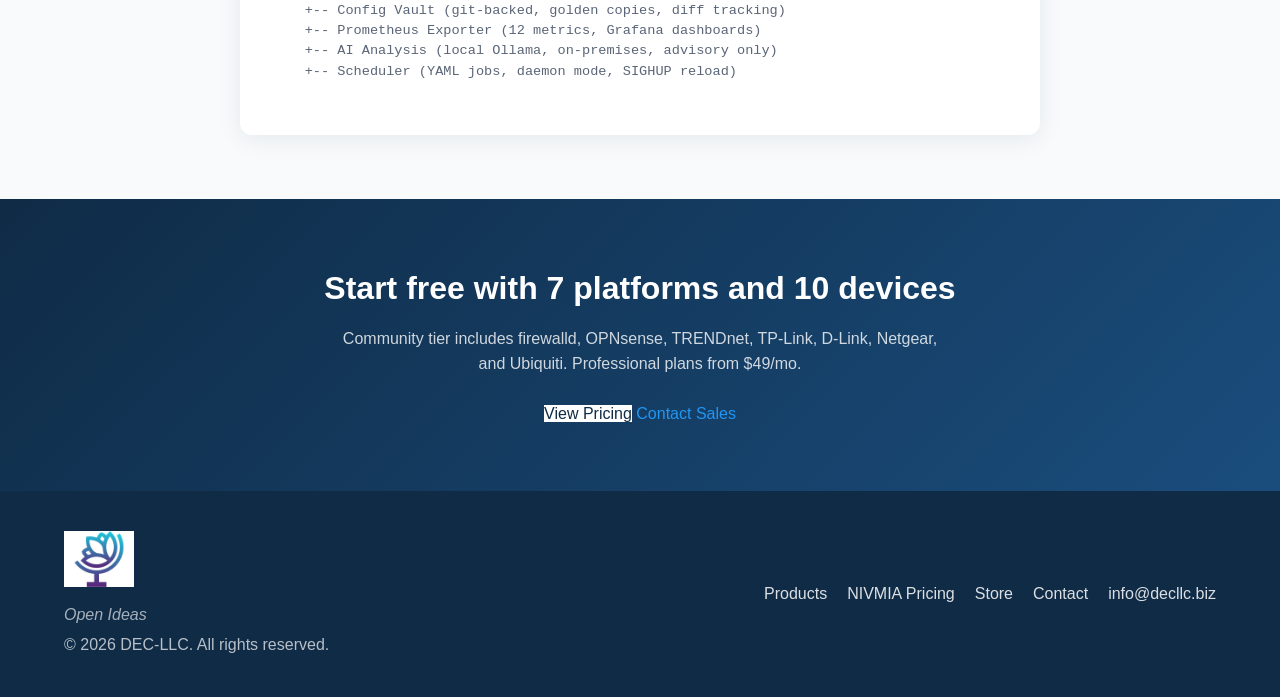
<file: products/nivmia.html>
<!DOCTYPE html>
<html lang="en">
<head>
  <meta charset="UTF-8">
  <meta name="viewport" content="width=device-width, initial-scale=1.0">
  <title>NIVMIA — Network Infrastructure Visualization, Management, Inventory & Analytics</title>
  <link rel="stylesheet" href="../styles.css">
</head>
<body>

<nav>
  <div class="container">
    <a href="../index.html" class="logo">
      <img src="../assets/icon-only.jpg" alt="DEC-LLC">
      <div class="logo-text"><span class="logo-name">DEC-LLC</span><svg class="logo-squiggle" viewBox="0 0 80 6" xmlns="http://www.w3.org/2000/svg"><path d="M0 3 Q10 0, 20 3 Q30 6, 40 3 Q50 0, 60 3 Q70 6, 80 3" stroke="rgba(255,255,255,0.5)" stroke-width="1.5" fill="none"/></svg><span class="logo-slogan">Open Ideas</span></div>
    </a>
    <ul>
      <li><a href="../index.html#products">Products</a></li>
      <li><a href="../index.html#pricing">Pricing</a></li>
      <li><a href="../index.html#opensource">Open Source</a></li>
      <li><a href="../store.html">Store</a></li>
      <li><a href="../index.html#contact">Contact</a></li>
    </ul>
    <a href="../store.html" class="nav-cta">Buy Now</a>
  </div>
</nav>

<!-- Hero -->
<section class="hero">
  <div class="container">
    <h1>NIVMIA</h1>
    <p>Network Infrastructure Visualization, Management, Inventory & Analytics</p>
    <p style="opacity:0.7;font-size:1rem;">17 vendor platforms. Monitor, manage, and analyze your entire network estate.</p>
    <a href="nivmia-pricing.html" class="cta">Start Free with 7 Platforms</a>
    <a href="#platforms" class="cta-secondary">See Platforms</a>
  </div>
</section>

<!-- Platform Grid -->
<section id="platforms">
  <div class="container">
    <h2>17 Vendor Platforms</h2>
    <p class="subtitle">From community switches to enterprise data center fabrics. Two tiers: Community (free with registration, monitor only) and Enterprise (paid subscription, monitor + manage).</p>

    <h3 style="color:var(--teal);font-size:1.1rem;margin-bottom:16px;text-align:center;">Community Platforms — Free with Registration, Monitor Only</h3>
    <div class="product-grid" style="grid-template-columns: repeat(auto-fill, minmax(250px, 1fr)); margin-bottom:40px;">
      <div class="product-card" style="text-align:center;padding:20px;">
        <div style="font-size:2rem;">&#x1F6E1;</div>
        <h3>firewalld</h3>
        <p>Linux firewall management via CLI</p>
        <span class="badge badge-opensource">Free</span>
      </div>
      <div class="product-card" style="text-align:center;padding:20px;">
        <div style="font-size:2rem;">&#x1F6E1;</div>
        <h3>OPNsense / pfSense</h3>
        <p>Open-source firewalls via SSH + API</p>
        <span class="badge badge-opensource">Free</span>
      </div>
      <div class="product-card" style="text-align:center;padding:20px;">
        <div style="font-size:2rem;">&#x1F5A7;</div>
        <h3>TRENDnet TEG</h3>
        <p>Managed switches via SSH, SNMP, telnet</p>
        <span class="badge badge-opensource">Free</span>
      </div>
      <div class="product-card" style="text-align:center;padding:20px;">
        <div style="font-size:2rem;">&#x1F5A7;</div>
        <h3>TP-Link SG3428</h3>
        <p>Managed switches via SSH + SNMP</p>
        <span class="badge badge-opensource">Free</span>
      </div>
      <div class="product-card" style="text-align:center;padding:20px;">
        <div style="font-size:2rem;">&#x1F5A7;</div>
        <h3>D-Link DGS</h3>
        <p>Managed switches via SSH + SNMP</p>
        <span class="badge badge-opensource">Free</span>
      </div>
      <div class="product-card" style="text-align:center;padding:20px;">
        <div style="font-size:2rem;">&#x1F5A7;</div>
        <h3>Netgear ProSafe</h3>
        <p>Managed switches via SNMP</p>
        <span class="badge badge-opensource">Free</span>
      </div>
      <div class="product-card" style="text-align:center;padding:20px;">
        <div style="font-size:2rem;">&#x1F4F6;</div>
        <h3>Ubiquiti UniFi</h3>
        <p>APs and switches via API</p>
        <span class="badge badge-opensource">Free</span>
      </div>
    </div>

    <h3 style="color:var(--accent-dark);font-size:1.1rem;margin-bottom:16px;text-align:center;">Enterprise Platforms — Paid Monthly Subscription</h3>
    <div class="product-grid" style="grid-template-columns: repeat(auto-fill, minmax(250px, 1fr));">
      <div class="product-card" style="text-align:center;padding:20px;">
        <div style="font-size:2rem;">&#x1F5A7;</div>
        <h3>Cisco IOS / IOS-XE</h3>
        <p>Switches and routers via SSH, SNMP, telnet</p>
        <span class="badge badge-commercial">Enterprise</span>
      </div>
      <div class="product-card" style="text-align:center;padding:20px;">
        <div style="font-size:2rem;">&#x1F5A7;</div>
        <h3>Cisco NX-OS</h3>
        <p>Data center switches via SSH + SNMP</p>
        <span class="badge badge-commercial">Enterprise</span>
      </div>
      <div class="product-card" style="text-align:center;padding:20px;">
        <div style="font-size:2rem;">&#x1F5A7;</div>
        <h3>Juniper JunOS</h3>
        <p>Switches and routers via SSH (XML)</p>
        <span class="badge badge-commercial">Enterprise</span>
      </div>
      <div class="product-card" style="text-align:center;padding:20px;">
        <div style="font-size:2rem;">&#x1F6E1;</div>
        <h3>Palo Alto PAN-OS</h3>
        <p>Next-gen firewalls via SSH + API</p>
        <span class="badge badge-commercial">Enterprise</span>
      </div>
      <div class="product-card" style="text-align:center;padding:20px;">
        <div style="font-size:2rem;">&#x1F6E1;</div>
        <h3>FortiGate</h3>
        <p>UTM firewalls via SSH + API</p>
        <span class="badge badge-commercial">Enterprise</span>
      </div>
      <div class="product-card" style="text-align:center;padding:20px;">
        <div style="font-size:2rem;">&#x1F5A7;</div>
        <h3>Arista EOS</h3>
        <p>Data center switches via SSH + SNMP</p>
        <span class="badge badge-commercial">Enterprise</span>
      </div>
      <div class="product-card" style="text-align:center;padding:20px;">
        <div style="font-size:2rem;">&#x1F5A7;</div>
        <h3>Aruba AOS-S</h3>
        <p>Campus switches via SSH + SNMP</p>
        <span class="badge badge-commercial">Enterprise</span>
      </div>
      <div class="product-card" style="text-align:center;padding:20px;">
        <div style="font-size:2rem;">&#x1F5A7;</div>
        <h3>MokerLink</h3>
        <p>Industrial switches via SSH + SNMP</p>
        <span class="badge badge-commercial">Enterprise</span>
      </div>
      <div class="product-card" style="text-align:center;padding:20px;">
        <div style="font-size:2rem;">&#x1F527;</div>
        <h3>More Coming</h3>
        <p>MikroTik, VyOS, Cisco ASA</p>
        <span class="badge badge-commercial">Roadmap</span>
      </div>
    </div>
  </div>
</section>

<!-- Key Features -->
<section id="features" style="background:#fff;">
  <div class="container">
    <h2>Key Features</h2>
    <p class="subtitle">Everything you need to monitor, manage, and analyze your network infrastructure.</p>

    <div class="product-grid">
      <div class="product-card">
        <h3>Multi-Vendor Collection</h3>
        <p>SSH, SNMP, telnet, and API access methods across all 17 platforms. Run any single method or any combination. Method failures never block other methods from completing.</p>
      </div>
      <div class="product-card">
        <h3>Configuration Vault</h3>
        <p>Git-backed configuration versioning with golden copy management. Full diff history, tag known-good configs, and track every change with auditable commits.</p>
      </div>
      <div class="product-card">
        <h3>Monitor vs Manage</h3>
        <p>Capability-based licensing. Community tier provides read-only monitoring. Professional and Enterprise tiers unlock full configuration management with pre-check, apply, post-check, and rollback.</p>
      </div>
      <div class="product-card">
        <h3>AI-Powered Analysis</h3>
        <p>On-premises AI analysis powered by local Ollama models. Device analysis, config anomaly detection, and advisory recommendations. Your data never leaves your network.</p>
      </div>
      <div class="product-card">
        <h3>Pluggable Architecture</h3>
        <p>Per-platform RPM and DEB packages. Install only the vendor plugins you need. Each plugin is self-contained with its own orchestrator, collectors, and distributors.</p>
      </div>
      <div class="product-card">
        <h3>Prometheus + Grafana</h3>
        <p>Built-in metrics exporter with 12 metrics: device up/down, CPU, memory, temperature, uptime, interface count, and collection stats. Pre-built Grafana dashboards included.</p>
      </div>
    </div>
  </div>
</section>

<!-- Architecture -->
<section>
  <div class="container">
    <h2>Architecture</h2>
    <p class="subtitle">Pluggable, configuration-driven, platform-isolated by design.</p>
    <div style="max-width:800px;margin:0 auto;background:#fff;padding:32px;border-radius:var(--radius);box-shadow:var(--shadow);">
      <pre style="font-size:0.85rem;line-height:1.5;color:var(--text-muted);overflow-x:auto;">
NIVMIA Core (PostgreSQL + CLI + Scheduler + Web UI)
    |
    +-- Super Orchestrator (license-gated platform execution)
    |       +-- 7 Community Plugins (free, monitor only)
    |       +-- 10 Enterprise Plugins (paid, monitor/manage/analyze)
    |
    +-- Config Vault (git-backed, golden copies, diff tracking)
    +-- Prometheus Exporter (12 metrics, Grafana dashboards)
    +-- AI Analysis (local Ollama, on-premises, advisory only)
    +-- Scheduler (YAML jobs, daemon mode, SIGHUP reload)
      </pre>
    </div>
  </div>
</section>

<!-- CTA -->
<section style="background:linear-gradient(135deg, var(--primary) 0%, var(--primary-light) 100%);color:#fff;text-align:center;">
  <div class="container">
    <h2 style="color:#fff;">Start free with 7 platforms and 10 devices</h2>
    <p style="opacity:0.8;max-width:600px;margin:12px auto 24px;">Community tier includes firewalld, OPNsense, TRENDnet, TP-Link, D-Link, Netgear, and Ubiquiti. Professional plans from $49/mo.</p>
    <a href="nivmia-pricing.html" class="cta" style="background:#fff;color:var(--primary);">View Pricing</a>
    <a href="mailto:sales@decllc.biz" class="cta-secondary">Contact Sales</a>
  </div>
</section>

<footer>
  <div class="container">
    <div>
      <img src="../assets/icon-only.jpg" alt="DEC-LLC" style="height:56px;margin-bottom:8px;">
      <p style="font-style:italic;opacity:0.9;margin-bottom:4px;">Open Ideas</p>
      <p>&copy; 2026 DEC-LLC. All rights reserved.</p>
    </div>
    <div class="footer-links">
      <a href="../index.html#products">Products</a>
      <a href="nivmia-pricing.html">NIVMIA Pricing</a>
      <a href="../store.html">Store</a>
      <a href="../index.html#contact">Contact</a>
      <a href="mailto:info@decllc.biz">info@decllc.biz</a>
    </div>
  </div>
</footer>

</body>
</html>
</file>
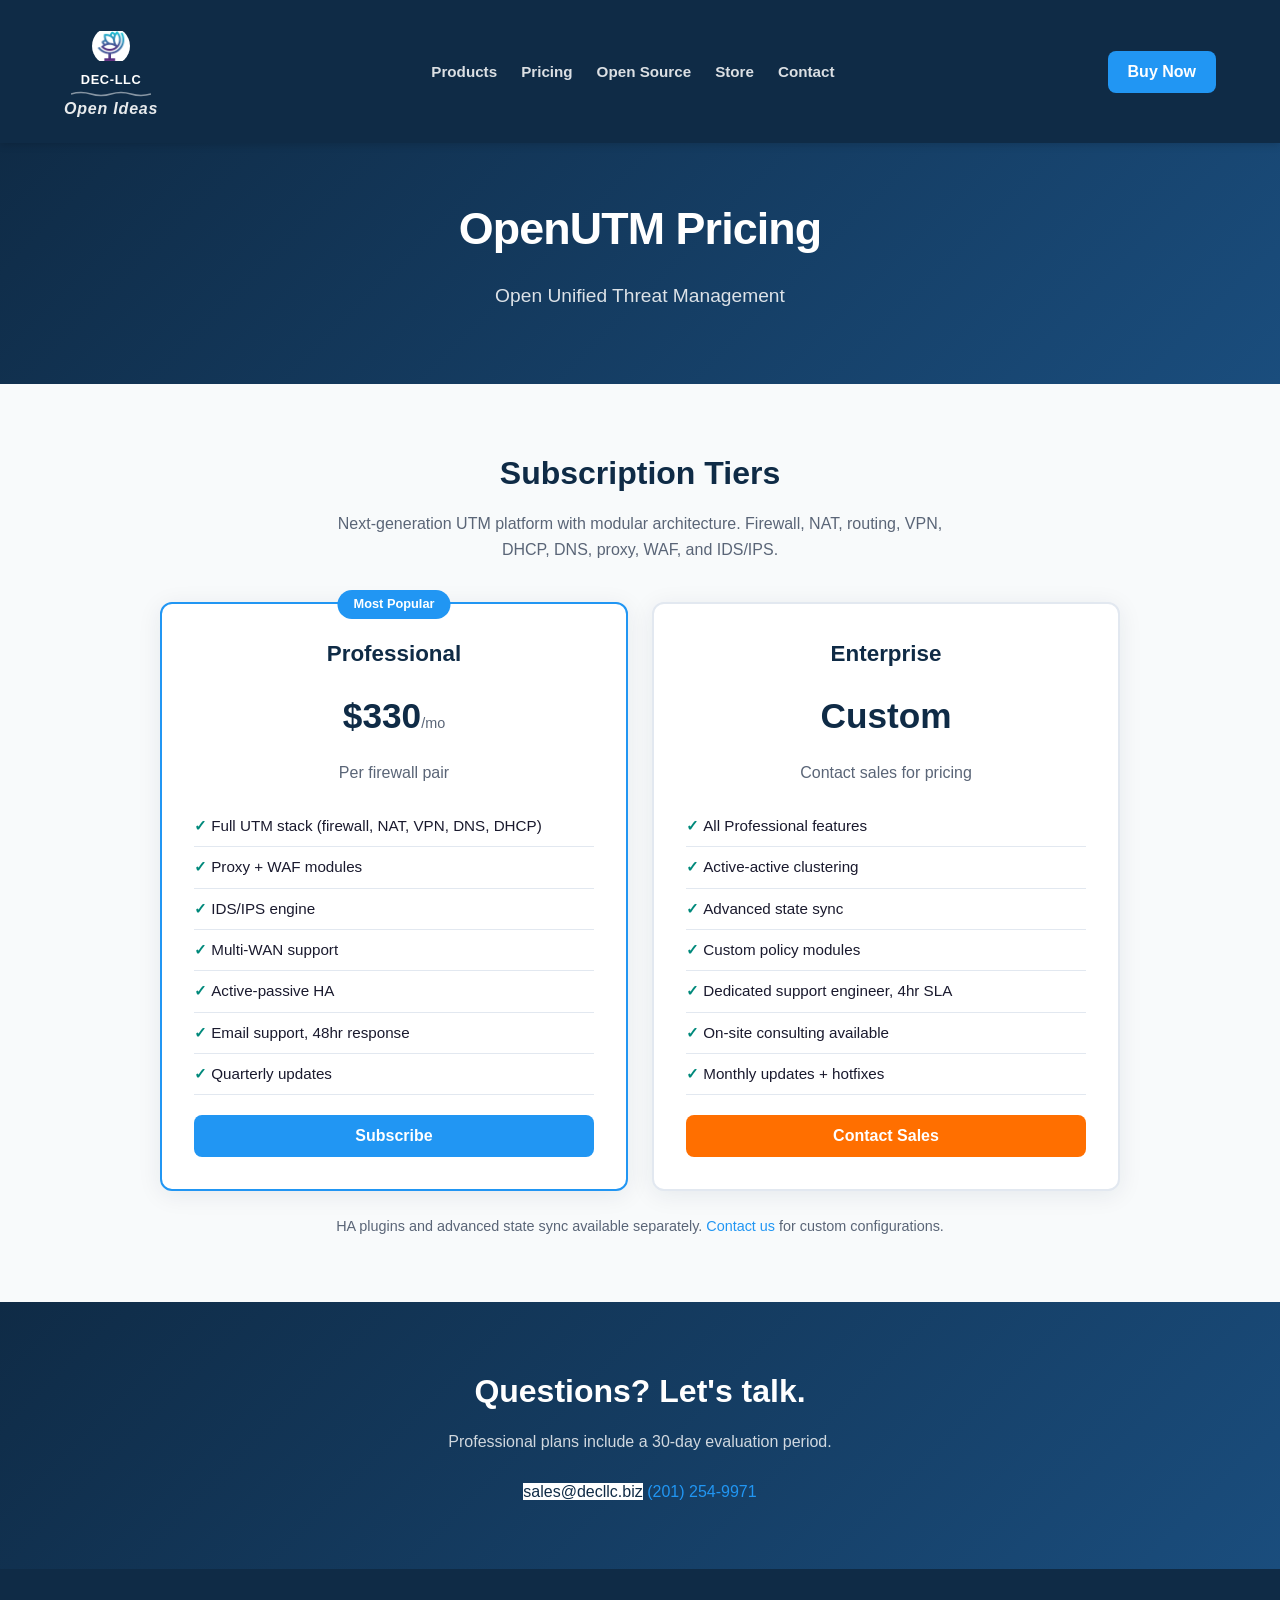
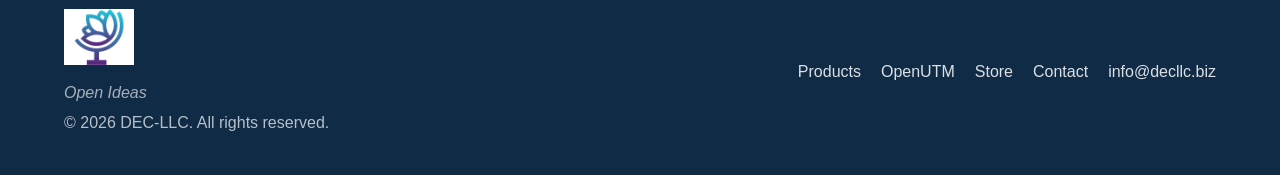
<file: products/openutm-pricing.html>
<!DOCTYPE html>
<html lang="en">
<head>
  <meta charset="UTF-8">
  <meta name="viewport" content="width=device-width, initial-scale=1.0">
  <title>OpenUTM Pricing — DEC-LLC</title>
  <link rel="stylesheet" href="../styles.css">
</head>
<body>

<nav>
  <div class="container">
    <a href="../index.html" class="logo">
      <img src="../assets/icon-only.jpg" alt="DEC-LLC">
      <div class="logo-text"><span class="logo-name">DEC-LLC</span><svg class="logo-squiggle" viewBox="0 0 80 6" xmlns="http://www.w3.org/2000/svg"><path d="M0 3 Q10 0, 20 3 Q30 6, 40 3 Q50 0, 60 3 Q70 6, 80 3" stroke="rgba(255,255,255,0.5)" stroke-width="1.5" fill="none"/></svg><span class="logo-slogan">Open Ideas</span></div>
    </a>
    <ul>
      <li><a href="../index.html#products">Products</a></li>
      <li><a href="../index.html#pricing">Pricing</a></li>
      <li><a href="../index.html#opensource">Open Source</a></li>
      <li><a href="../store.html">Store</a></li>
      <li><a href="../index.html#contact">Contact</a></li>
    </ul>
    <a href="../store.html" class="nav-cta">Buy Now</a>
  </div>
</nav>

<!-- Hero -->
<section class="hero" style="padding:50px 0 40px;">
  <div class="container">
    <h1>OpenUTM Pricing</h1>
    <p>Open Unified Threat Management</p>
  </div>
</section>

<!-- Tier Cards -->
<section>
  <div class="container">
    <h2>Subscription Tiers</h2>
    <p class="subtitle">Next-generation UTM platform with modular architecture. Firewall, NAT, routing, VPN, DHCP, DNS, proxy, WAF, and IDS/IPS.</p>

    <div class="pricing-grid">

      <!-- Professional -->
      <div class="pricing-card featured">
        <h3>Professional</h3>
        <div class="price">$330<span>/mo</span></div>
        <p style="color:var(--text-muted);">Per firewall pair</p>
        <ul>
          <li>Full UTM stack (firewall, NAT, VPN, DNS, DHCP)</li>
          <li>Proxy + WAF modules</li>
          <li>IDS/IPS engine</li>
          <li>Multi-WAN support</li>
          <li>Active-passive HA</li>
          <li>Email support, 48hr response</li>
          <li>Quarterly updates</li>
        </ul>
        <button class="btn-full btn-primary" onclick="window.location.href='../store.html'">Subscribe</button>
      </div>

      <!-- Enterprise -->
      <div class="pricing-card">
        <h3>Enterprise</h3>
        <div class="price">Custom</div>
        <p style="color:var(--text-muted);">Contact sales for pricing</p>
        <ul>
          <li>All Professional features</li>
          <li>Active-active clustering</li>
          <li>Advanced state sync</li>
          <li>Custom policy modules</li>
          <li>Dedicated support engineer, 4hr SLA</li>
          <li>On-site consulting available</li>
          <li>Monthly updates + hotfixes</li>
        </ul>
        <button class="btn-full btn-primary" style="background:var(--orange);" onclick="window.location.href='mailto:sales@decllc.biz?subject=OpenUTM%20Enterprise'">Contact Sales</button>
      </div>

    </div>

    <p style="text-align:center;margin-top:24px;color:var(--text-muted);font-size:0.9rem;">
      HA plugins and advanced state sync available separately. <a href="mailto:sales@decllc.biz">Contact us</a> for custom configurations.
    </p>
  </div>
</section>

<!-- CTA -->
<section style="background:linear-gradient(135deg, var(--primary) 0%, var(--primary-light) 100%);color:#fff;text-align:center;">
  <div class="container">
    <h2 style="color:#fff;">Questions? Let's talk.</h2>
    <p style="opacity:0.8;max-width:500px;margin:12px auto 24px;">Professional plans include a 30-day evaluation period.</p>
    <a href="mailto:sales@decllc.biz" class="cta" style="background:#fff;color:var(--primary);">sales@decllc.biz</a>
    <a href="tel:+12012549971" class="cta-secondary">(201) 254-9971</a>
  </div>
</section>

<footer>
  <div class="container">
    <div>
      <img src="../assets/icon-only.jpg" alt="DEC-LLC" style="height:56px;margin-bottom:8px;">
      <p style="font-style:italic;opacity:0.9;margin-bottom:4px;">Open Ideas</p>
      <p>&copy; 2026 DEC-LLC. All rights reserved.</p>
    </div>
    <div class="footer-links">
      <a href="../index.html#products">Products</a>
      <a href="openutm.html">OpenUTM</a>
      <a href="../store.html">Store</a>
      <a href="../index.html#contact">Contact</a>
      <a href="mailto:info@decllc.biz">info@decllc.biz</a>
    </div>
  </div>
</footer>

</body>
</html>
</file>
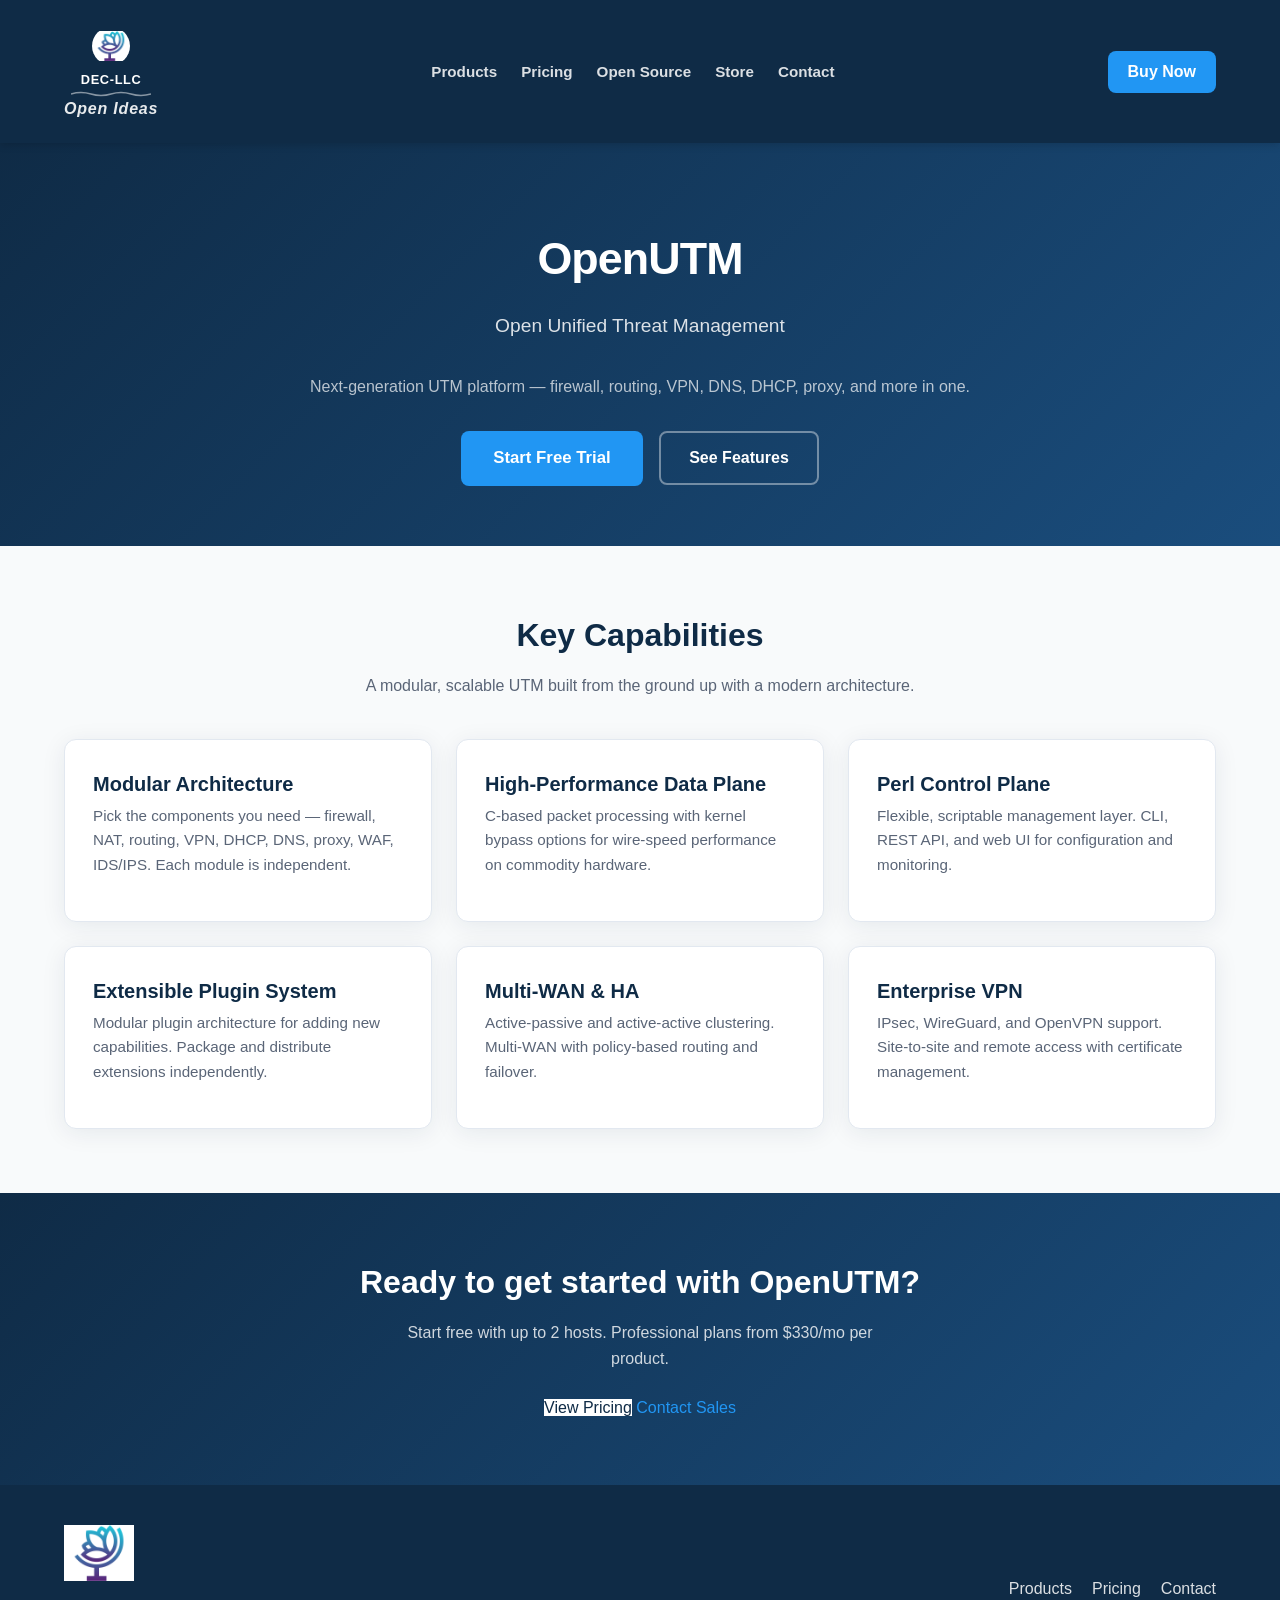
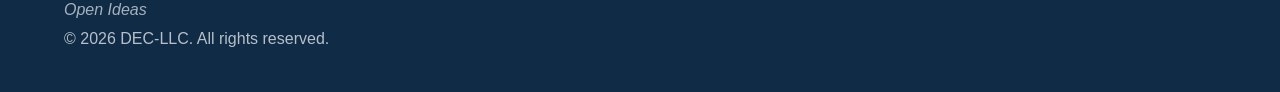
<file: products/openutm.html>
<!DOCTYPE html>
<html lang="en">
<head>
  <meta charset="UTF-8">
  <meta name="viewport" content="width=device-width, initial-scale=1.0">
  <title>OpenUTM — Open Unified Threat Management</title>
  <link rel="stylesheet" href="../styles.css">
</head>
<body>

<nav>
  <div class="container">
    <a href="../index.html" class="logo">
      <img src="../assets/icon-only.jpg" alt="DEC-LLC">
      <div class="logo-text"><span class="logo-name">DEC-LLC</span><svg class="logo-squiggle" viewBox="0 0 80 6" xmlns="http://www.w3.org/2000/svg"><path d="M0 3 Q10 0, 20 3 Q30 6, 40 3 Q50 0, 60 3 Q70 6, 80 3" stroke="rgba(255,255,255,0.5)" stroke-width="1.5" fill="none"/></svg><span class="logo-slogan">Open Ideas</span></div>
      
    </a>
    <ul>
      <li><a href="../index.html#products">Products</a></li>
      <li><a href="../index.html#pricing">Pricing</a></li>
      <li><a href="../index.html#opensource">Open Source</a></li>
      <li><a href="../store.html">Store</a></li>
      <li><a href="../index.html#contact">Contact</a></li>
    </ul>
    <a href="../store.html" class="nav-cta">Buy Now</a>
  </div>
</nav>

<section class="hero">
  <div class="container">
    <h1>OpenUTM</h1>
    <p>Open Unified Threat Management</p>
    <p style="opacity:0.7;font-size:1rem;">Next-generation UTM platform — firewall, routing, VPN, DNS, DHCP, proxy, and more in one.</p>
    <a href="../index.html#pricing" class="cta">Start Free Trial</a>
    <a href="#features" class="cta-secondary">See Features</a>
  </div>
</section>

<section id="features">
  <div class="container">
    <h2>Key Capabilities</h2>
    <p class="subtitle">A modular, scalable UTM built from the ground up with a modern architecture.</p>
    <div class="product-grid">
      <div class="product-card">
        <h3>Modular Architecture</h3>
        <p>Pick the components you need — firewall, NAT, routing, VPN, DHCP, DNS, proxy, WAF, IDS/IPS. Each module is independent.</p>
      </div>
      <div class="product-card">
        <h3>High-Performance Data Plane</h3>
        <p>C-based packet processing with kernel bypass options for wire-speed performance on commodity hardware.</p>
      </div>
      <div class="product-card">
        <h3>Perl Control Plane</h3>
        <p>Flexible, scriptable management layer. CLI, REST API, and web UI for configuration and monitoring.</p>
      </div>
      <div class="product-card">
        <h3>Extensible Plugin System</h3>
        <p>Modular plugin architecture for adding new capabilities. Package and distribute extensions independently.</p>
      </div>
      <div class="product-card">
        <h3>Multi-WAN & HA</h3>
        <p>Active-passive and active-active clustering. Multi-WAN with policy-based routing and failover.</p>
      </div>
      <div class="product-card">
        <h3>Enterprise VPN</h3>
        <p>IPsec, WireGuard, and OpenVPN support. Site-to-site and remote access with certificate management.</p>
      </div>
    </div>
  </div>
</section>

<section style="background:linear-gradient(135deg, var(--primary) 0%, var(--primary-light) 100%);color:#fff;text-align:center;">
  <div class="container">
    <h2 style="color:#fff;">Ready to get started with OpenUTM?</h2>
    <p style="opacity:0.8;max-width:500px;margin:12px auto 24px;">Start free with up to 2 hosts. Professional plans from $330/mo per product.</p>
    <a href="../index.html#pricing" class="cta" style="background:#fff;color:var(--primary);">View Pricing</a>
    <a href="mailto:sales@decllc.biz" class="cta-secondary">Contact Sales</a>
  </div>
</section>

<footer>
  <div class="container">
    <div>
      <img src="../assets/icon-only.jpg" alt="DEC-LLC" style="height:56px;margin-bottom:8px;">
      <p style="font-style:italic;opacity:0.9;margin-bottom:4px;">Open Ideas</p>
      <p>&copy; 2026 DEC-LLC. All rights reserved.</p>
    </div>
    <div class="footer-links">
      <a href="../index.html#products">Products</a>
      <a href="../index.html#pricing">Pricing</a>
      <a href="../index.html#contact">Contact</a>
    </div>
  </div>
</footer>
</body>
</html>
</file>
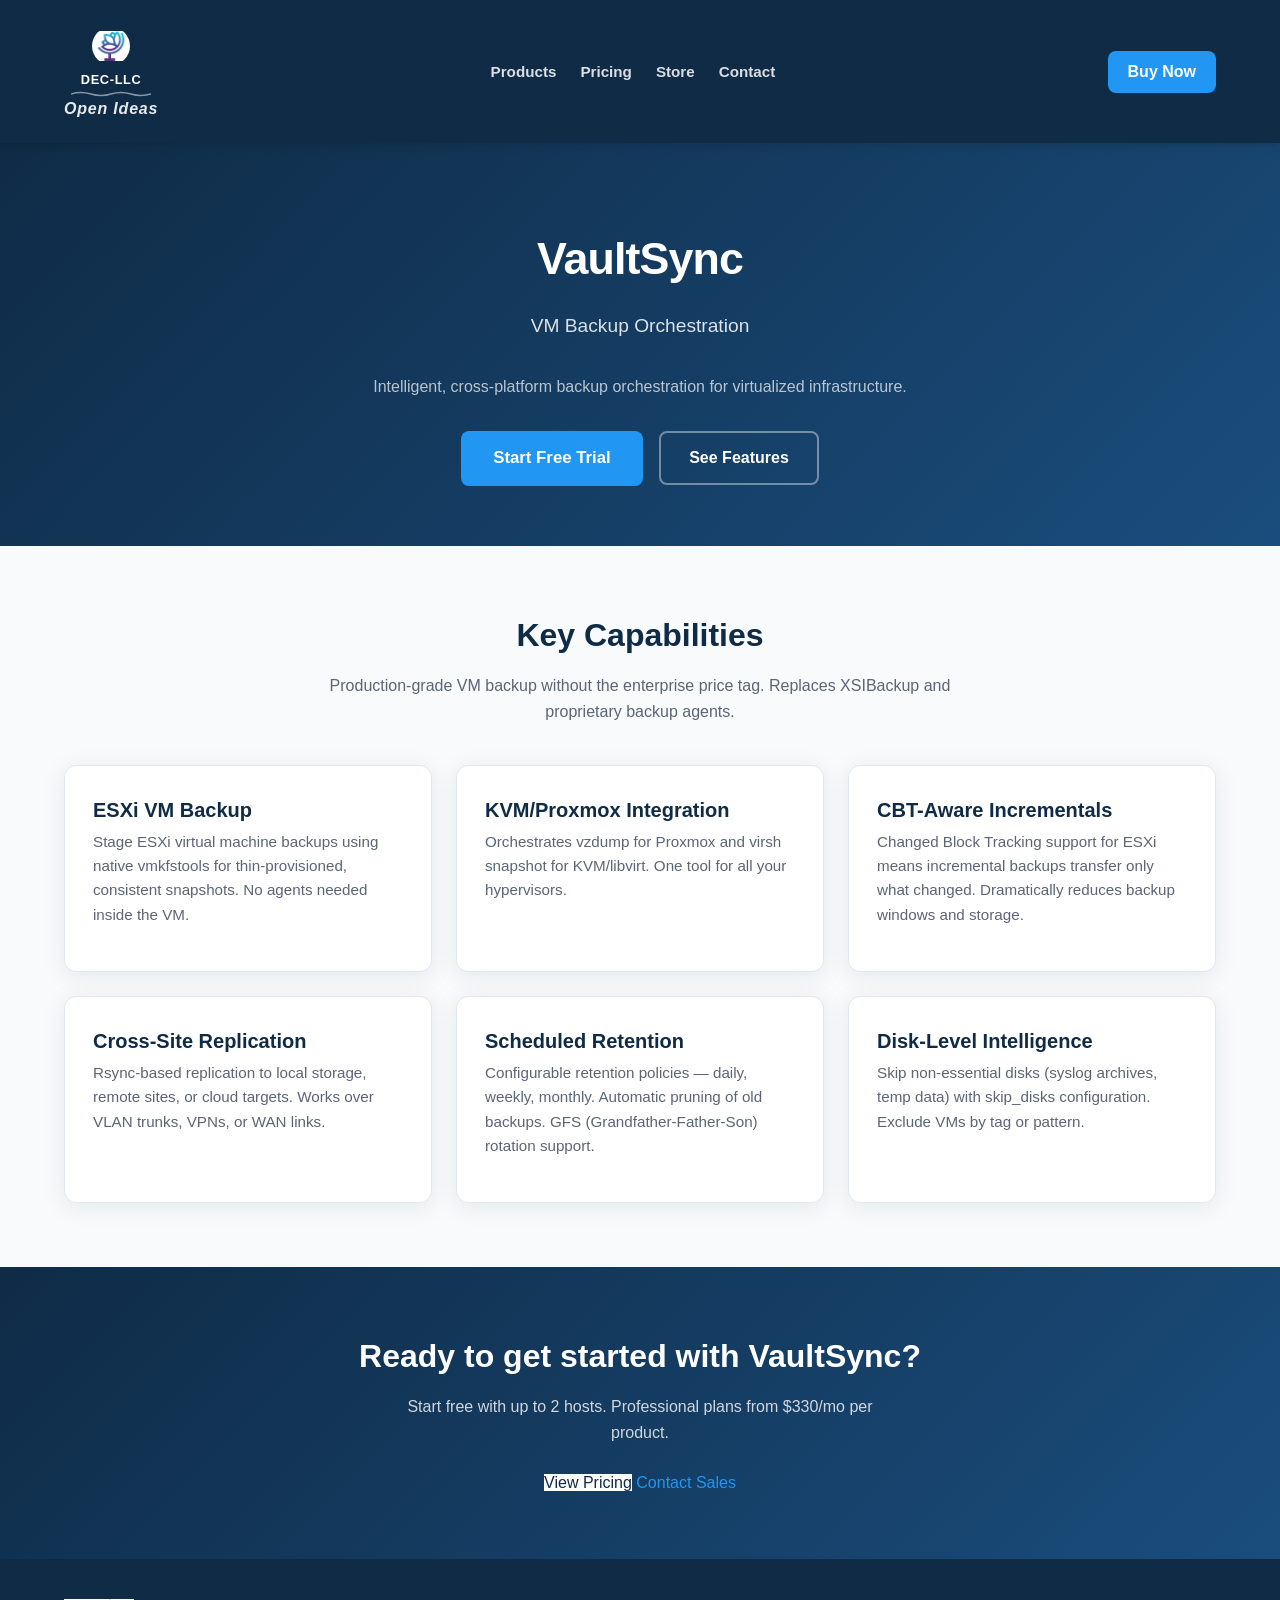
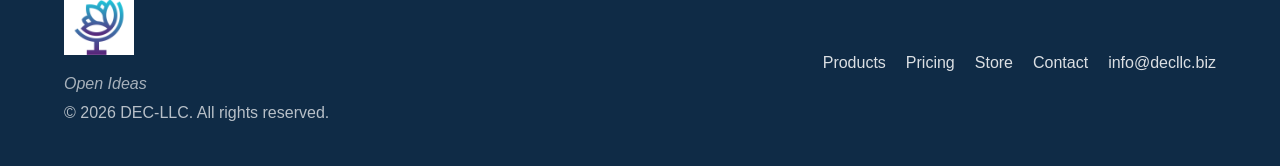
<file: products/vaultsync.html>
<!DOCTYPE html>
<html lang="en">
<head>
  <meta charset="UTF-8">
  <meta name="viewport" content="width=device-width, initial-scale=1.0">
  <title>VaultSync — VM Backup Orchestration</title>
  <link rel="stylesheet" href="../styles.css">
</head>
<body>

<nav>
  <div class="container">
    <a href="../index.html" class="logo">
      <img src="../assets/icon-only.jpg" alt="DEC-LLC">
      <div class="logo-text"><span class="logo-name">DEC-LLC</span><svg class="logo-squiggle" viewBox="0 0 80 6" xmlns="http://www.w3.org/2000/svg"><path d="M0 3 Q10 0, 20 3 Q30 6, 40 3 Q50 0, 60 3 Q70 6, 80 3" stroke="rgba(255,255,255,0.5)" stroke-width="1.5" fill="none"/></svg><span class="logo-slogan">Open Ideas</span></div>
    </a>
    <ul>
      <li><a href="../index.html#products">Products</a></li>
      <li><a href="../index.html#pricing">Pricing</a></li>
      <li><a href="../store.html">Store</a></li>
      <li><a href="../index.html#contact">Contact</a></li>
    </ul>
    <a href="../store.html" class="nav-cta">Buy Now</a>
  </div>
</nav>

<section class="hero">
  <div class="container">
    <h1>VaultSync</h1>
    <p>VM Backup Orchestration</p>
    <p style="opacity:0.7;font-size:1rem;">Intelligent, cross-platform backup orchestration for virtualized infrastructure.</p>
    <a href="../index.html#pricing" class="cta">Start Free Trial</a>
    <a href="#features" class="cta-secondary">See Features</a>
  </div>
</section>

<section id="features">
  <div class="container">
    <h2>Key Capabilities</h2>
    <p class="subtitle">Production-grade VM backup without the enterprise price tag. Replaces XSIBackup and proprietary backup agents.</p>
    <div class="product-grid">
      <div class="product-card">
        <h3>ESXi VM Backup</h3>
        <p>Stage ESXi virtual machine backups using native vmkfstools for thin-provisioned, consistent snapshots. No agents needed inside the VM.</p>
      </div>
      <div class="product-card">
        <h3>KVM/Proxmox Integration</h3>
        <p>Orchestrates vzdump for Proxmox and virsh snapshot for KVM/libvirt. One tool for all your hypervisors.</p>
      </div>
      <div class="product-card">
        <h3>CBT-Aware Incrementals</h3>
        <p>Changed Block Tracking support for ESXi means incremental backups transfer only what changed. Dramatically reduces backup windows and storage.</p>
      </div>
      <div class="product-card">
        <h3>Cross-Site Replication</h3>
        <p>Rsync-based replication to local storage, remote sites, or cloud targets. Works over VLAN trunks, VPNs, or WAN links.</p>
      </div>
      <div class="product-card">
        <h3>Scheduled Retention</h3>
        <p>Configurable retention policies — daily, weekly, monthly. Automatic pruning of old backups. GFS (Grandfather-Father-Son) rotation support.</p>
      </div>
      <div class="product-card">
        <h3>Disk-Level Intelligence</h3>
        <p>Skip non-essential disks (syslog archives, temp data) with skip_disks configuration. Exclude VMs by tag or pattern.</p>
      </div>
    </div>
  </div>
</section>

<section style="background:linear-gradient(135deg, var(--primary) 0%, var(--primary-light) 100%);color:#fff;text-align:center;">
  <div class="container">
    <h2 style="color:#fff;">Ready to get started with VaultSync?</h2>
    <p style="opacity:0.8;max-width:500px;margin:12px auto 24px;">Start free with up to 2 hosts. Professional plans from $330/mo per product.</p>
    <a href="../index.html#pricing" class="cta" style="background:#fff;color:var(--primary);">View Pricing</a>
    <a href="mailto:sales@decllc.biz" class="cta-secondary">Contact Sales</a>
  </div>
</section>

<footer>
  <div class="container">
    <div>
      <img src="../assets/icon-only.jpg" alt="DEC-LLC" style="height:56px;margin-bottom:8px;">
      <p style="font-style:italic;opacity:0.9;margin-bottom:4px;">Open Ideas</p>
      <p>&copy; 2026 DEC-LLC. All rights reserved.</p>
    </div>
    <div class="footer-links">
      <a href="../index.html#products">Products</a>
      <a href="../index.html#pricing">Pricing</a>
      <a href="../store.html">Store</a>
      <a href="../index.html#contact">Contact</a>
      <a href="mailto:info@decllc.biz">info@decllc.biz</a>
    </div>
  </div>
</footer>
</body>
</html>
</file>
<file: styles.css>
/* Diwan Enterprise Consulting — Product Website */
/* Pure HTML5 + CSS, no frameworks */

:root {
  --primary: #0f2b46;
  --primary-light: #1a4d7d;
  --accent: #2196f3;
  --accent-dark: #1565c0;
  --teal: #00897b;
  --orange: #ff6f00;
  --surface: #f8fafb;
  --card: #ffffff;
  --text: #1a1a2e;
  --text-muted: #5a6577;
  --border: #e2e8f0;
  --radius: 12px;
  --shadow: 0 4px 24px rgba(15,43,70,0.08);
  --shadow-hover: 0 8px 32px rgba(15,43,70,0.14);
}

* { margin: 0; padding: 0; box-sizing: border-box; }
html { scroll-behavior: smooth; }
body { font-family: -apple-system, BlinkMacSystemFont, 'Segoe UI', Roboto, sans-serif; color: var(--text); background: var(--surface); line-height: 1.6; }
a { color: var(--accent); text-decoration: none; }
a:hover { text-decoration: underline; }
img { max-width: 100%; }

.container { max-width: 1200px; margin: 0 auto; padding: 0 24px; }

/* === NAV === */
nav { background: var(--primary); padding: 24px 0; position: sticky; top: 0; z-index: 100; box-shadow: 0 2px 8px rgba(0,0,0,0.15); }
nav .container { display: flex; justify-content: space-between; align-items: center; }
nav .logo { display: flex; flex-direction: column; align-items: center; gap: 4px; color: #fff; text-decoration: none; }
nav .logo img { width: 44px; height: 44px; border-radius: 50%; object-fit: contain; padding: 3px; }
nav .logo .logo-text { display: flex; flex-direction: column; align-items: center; line-height: 1.3; }
nav .logo .logo-name { font-weight: 800; font-size: 0.8rem; letter-spacing: 0.05em; }
nav .logo .logo-squiggle { display: block; height: 6px; width: 80px; margin: 2px auto; }
nav .logo .logo-slogan { font-size: 1rem; opacity: 0.9; font-weight: 800; font-style: italic; letter-spacing: 0.05em; }
nav ul { list-style: none; display: flex; gap: 24px; }
nav ul a { color: rgba(255,255,255,0.85); font-weight: 600; font-size: 0.95rem; }
nav ul a:hover { color: #fff; text-decoration: none; }
nav .nav-cta { background: var(--accent); color: #fff; padding: 8px 20px; border-radius: 8px; font-weight: 700; }
nav .nav-cta:hover { background: var(--accent-dark); text-decoration: none; }

/* === HERO === */
.hero { background: linear-gradient(135deg, var(--primary) 0%, var(--primary-light) 100%); color: #fff; padding: 80px 0 60px; text-align: center; }
.hero h1 { font-size: 2.8rem; font-weight: 900; margin-bottom: 16px; letter-spacing: -0.02em; }
.hero p { font-size: 1.2rem; opacity: 0.85; max-width: 700px; margin: 0 auto 32px; }
.hero .cta { display: inline-block; background: var(--accent); color: #fff; padding: 14px 32px; border-radius: 8px; font-weight: 700; font-size: 1.05rem; }
.hero .cta:hover { background: var(--accent-dark); text-decoration: none; }
.hero .cta-secondary { display: inline-block; border: 2px solid rgba(255,255,255,0.4); color: #fff; padding: 12px 28px; border-radius: 8px; font-weight: 600; margin-left: 12px; }
.hero .cta-secondary:hover { border-color: #fff; text-decoration: none; }

/* === SECTION === */
section { padding: 64px 0; }
section h2 { font-size: 2rem; font-weight: 800; text-align: center; margin-bottom: 12px; color: var(--primary); }
section .subtitle { text-align: center; color: var(--text-muted); max-width: 650px; margin: 0 auto 40px; }

/* === PRODUCT GRID === */
.product-grid { display: grid; grid-template-columns: repeat(auto-fill, minmax(320px, 1fr)); gap: 24px; }
.product-card { background: var(--card); border-radius: var(--radius); padding: 28px; box-shadow: var(--shadow); border: 1px solid var(--border); transition: transform 0.2s, box-shadow 0.2s; }
.product-card:hover { transform: translateY(-4px); box-shadow: var(--shadow-hover); }
.product-card .icon { font-size: 2.5rem; margin-bottom: 12px; }
.product-card h3 { font-size: 1.25rem; font-weight: 800; margin-bottom: 4px; color: var(--primary); }
.product-card .tagline { font-size: 0.85rem; color: var(--accent); font-weight: 600; margin-bottom: 10px; }
.product-card p { color: var(--text-muted); font-size: 0.95rem; margin-bottom: 16px; }
.product-card .badge { display: inline-block; padding: 3px 10px; border-radius: 20px; font-size: 0.75rem; font-weight: 700; }
.badge-commercial { background: #e3f2fd; color: var(--accent-dark); }
.badge-opensource { background: #e8f5e9; color: #2e7d32; }
.product-card .btn { display: inline-block; padding: 8px 20px; border-radius: 8px; font-weight: 600; font-size: 0.9rem; }
.btn-primary { background: var(--accent); color: #fff; }
.btn-primary:hover { background: var(--accent-dark); text-decoration: none; }
.btn-outline { border: 2px solid var(--border); color: var(--text); }
.btn-outline:hover { border-color: var(--accent); color: var(--accent); text-decoration: none; }

/* === PRICING === */
.pricing-grid { display: grid; grid-template-columns: repeat(auto-fit, minmax(280px, 1fr)); gap: 24px; max-width: 960px; margin: 0 auto; }
.pricing-card { background: var(--card); border-radius: var(--radius); padding: 32px; box-shadow: var(--shadow); border: 2px solid var(--border); text-align: center; position: relative; }
.pricing-card.featured { border-color: var(--accent); }
.pricing-card.featured::before { content: 'Most Popular'; position: absolute; top: -14px; left: 50%; transform: translateX(-50%); background: var(--accent); color: #fff; padding: 4px 16px; border-radius: 20px; font-size: 0.8rem; font-weight: 700; }
.pricing-card h3 { font-size: 1.4rem; font-weight: 800; margin-bottom: 8px; color: var(--primary); }
.pricing-card .price { font-size: 2.2rem; font-weight: 900; color: var(--primary); margin: 16px 0; }
.pricing-card .price span { font-size: 0.9rem; font-weight: 400; color: var(--text-muted); }
.pricing-card ul { list-style: none; text-align: left; margin: 20px 0; }
.pricing-card ul li { padding: 8px 0; border-bottom: 1px solid var(--border); font-size: 0.95rem; }
.pricing-card ul li::before { content: '✓ '; color: var(--teal); font-weight: 700; }
.pricing-card .btn-full { display: block; width: 100%; padding: 12px; border-radius: 8px; font-weight: 700; font-size: 1rem; border: none; cursor: pointer; }

/* === OPEN SOURCE === */
.oss-grid { display: grid; grid-template-columns: repeat(auto-fill, minmax(300px, 1fr)); gap: 20px; }
.oss-card { background: var(--card); border-radius: var(--radius); padding: 24px; box-shadow: var(--shadow); border-left: 4px solid var(--teal); }
.oss-card h3 { font-size: 1.1rem; margin-bottom: 6px; }
.oss-card p { color: var(--text-muted); font-size: 0.9rem; margin-bottom: 12px; }

/* === ABOUT === */
.about-content { display: grid; grid-template-columns: 1fr 1fr; gap: 40px; align-items: center; }
.about-content img { border-radius: var(--radius); }

/* === CONTACT === */
.contact-info { display: flex; gap: 40px; justify-content: center; flex-wrap: wrap; margin-top: 24px; }
.contact-item { text-align: center; }
.contact-item h4 { color: var(--primary); margin-bottom: 4px; }

/* === FOOTER === */
footer { background: var(--primary); color: rgba(255,255,255,0.7); padding: 40px 0; }
footer .container { display: flex; justify-content: space-between; align-items: center; flex-wrap: wrap; gap: 16px; }
footer a { color: rgba(255,255,255,0.85); }
footer .footer-links { display: flex; gap: 20px; }

/* === RESPONSIVE === */
@media (max-width: 768px) {
  nav ul { display: none; }
  .hero h1 { font-size: 2rem; }
  .about-content { grid-template-columns: 1fr; }
  .pricing-grid { grid-template-columns: 1fr; }
  footer .container { flex-direction: column; text-align: center; }
}
</file>
